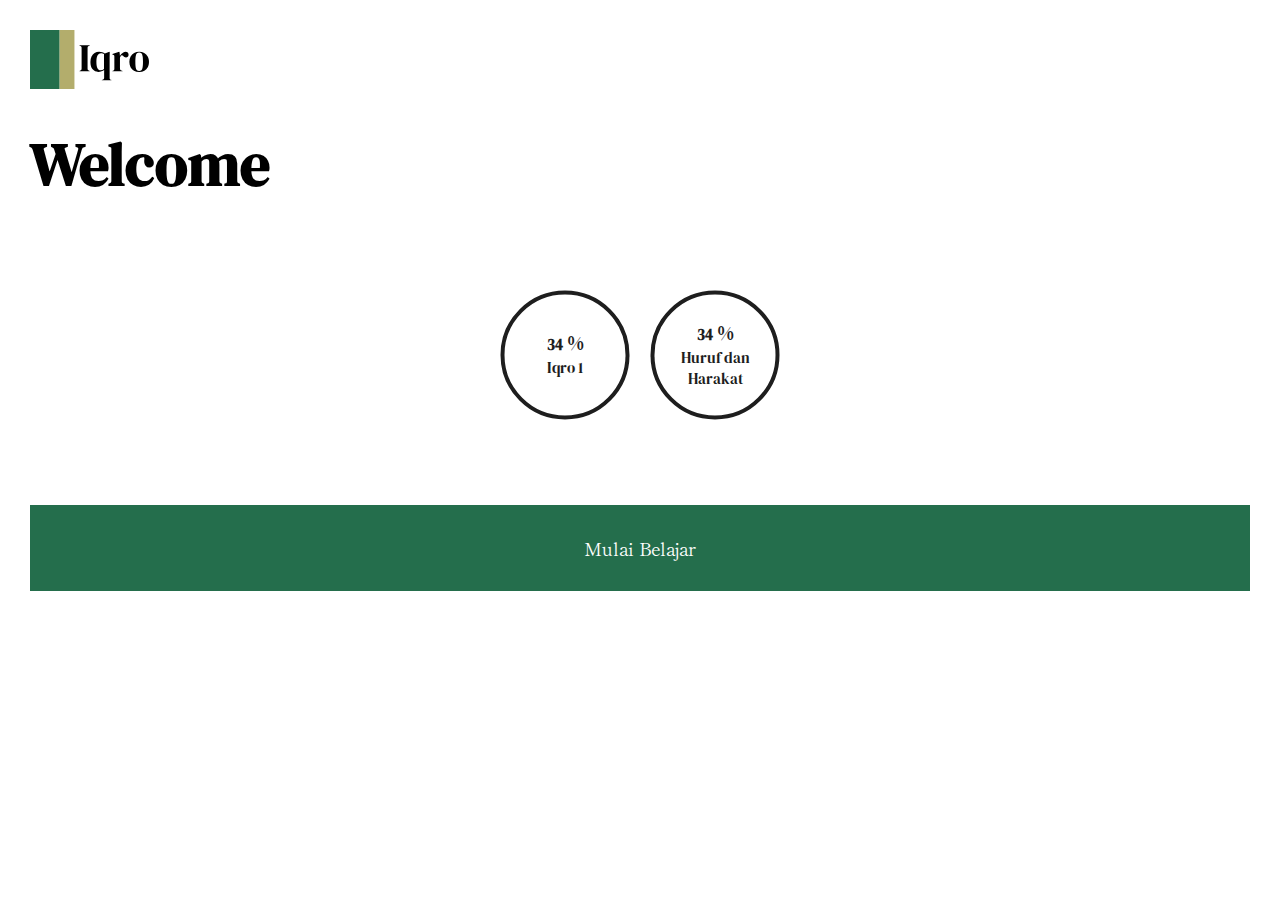
<file: index.html>
<!DOCTYPE html>
<html lang="en">

<head>
    <meta charset="UTF-8">
    <meta name="viewport" content="width=device-width, initial-scale=1.0">
    <title>Iqro Berbasis Web</title>
    <link rel="stylesheet" href="./styles/style.css">

    <link rel="preconnect" href="https://fonts.googleapis.com">
    <link rel="preconnect" href="https://fonts.gstatic.com" crossorigin>
    <link href="https://fonts.googleapis.com/css2?family=DM+Serif+Display:ital@0;1&display=swap" rel="stylesheet">
    <link href="https://fonts.googleapis.com/css2?family=Shippori+Mincho:wght@400;500;600;700;800&display=swap"
        rel="stylesheet">
</head>

<body>
    <!-- Navbar -->
    <nav>
        <div class="logo">
            <a href="./index.html">
                <img src="./assets/logo.svg" alt="website logo">
            </a>
        </div>
    </nav>

    <!-- Welcome -->
    <h1>Welcome</h1>

    <!-- Hero -->
    <div class="hero">
        <div class="dashboard">
            <div class="progres progres-menulis">
                <div class="block">
                    <div class="box">
                        <p class="number">
                            <span class="num">100</span>
                            <span class="sub">%</span>
                        </p>
                        <p class="title">Iqro 1</p>
                    </div>
                    <svg class="svg">
                        <circle class="circle" cx="50%" cy="50%" />
                    </svg>
                </div>
            </div>
            <div class="progres progres-membaca">
                <div class="block">
                    <div class="box">
                        <p class="number">
                            <span class="num">100</span>
                            <span class="sub">%</span>
                        </p>
                        <p class="title">Huruf dan Harakat</p>
                    </div>
                    <svg class="svg">
                        <circle class="circle" cx="50%" cy="50%" />
                    </svg>
                </div>
            </div>
        </div>
    </div>

    <!-- Menu -->
    <div class="menu-list">
        <a class="menu-item belajar-membaca" href="./html/membaca.html">
            <span>Mulai Belajar</span>
        </a>
    </div>
</body>
<script src="./scripts/script.js"></script>

</html>
</file>
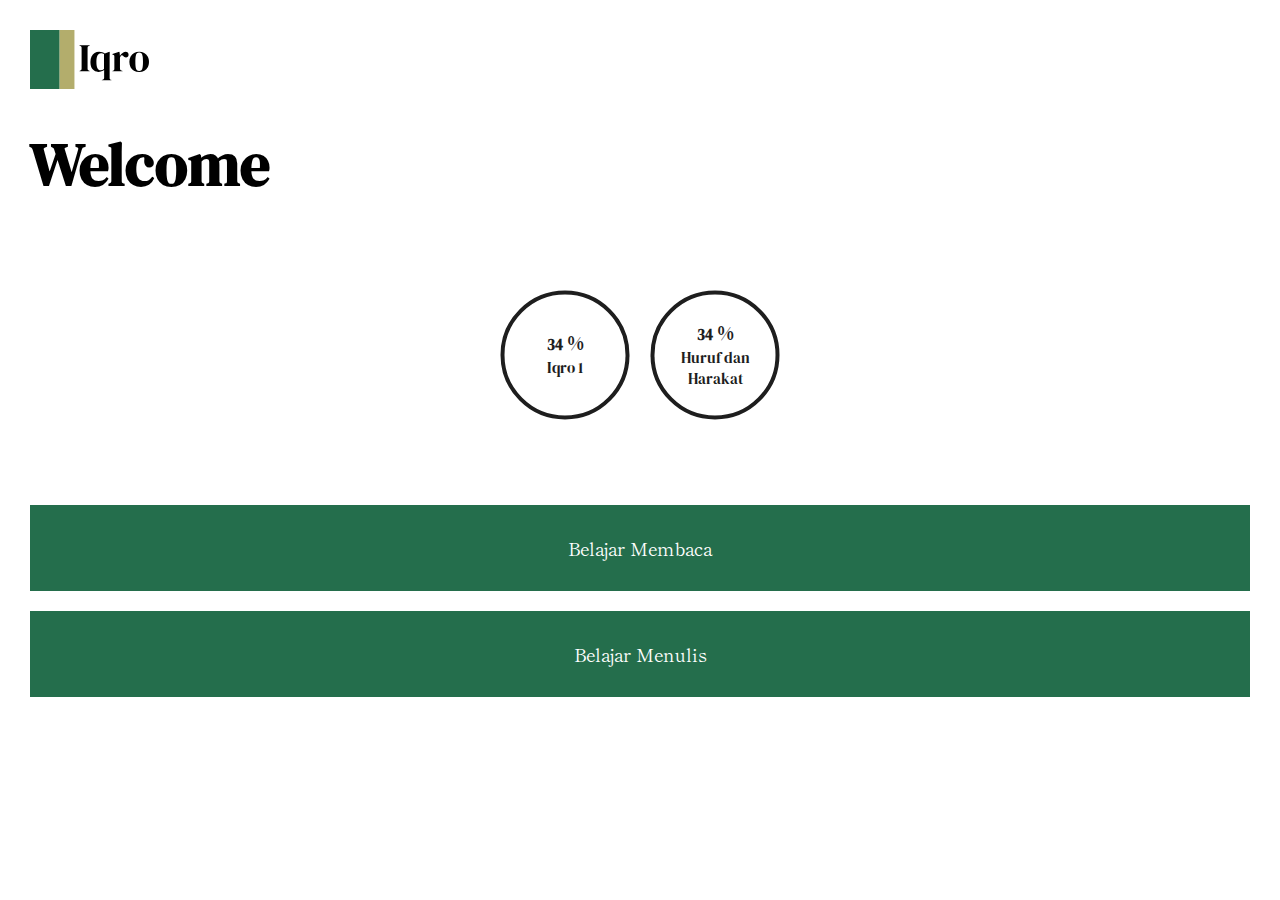
<file: html/index.html>
<!DOCTYPE html>
<html lang="en">

<head>
    <meta charset="UTF-8">
    <meta name="viewport" content="width=device-width, initial-scale=1.0">
    <title>Iqro Berbasis Web</title>
    <link rel="stylesheet" href="../styles/style.css">

    <link rel="preconnect" href="https://fonts.googleapis.com">
    <link rel="preconnect" href="https://fonts.gstatic.com" crossorigin>
    <link href="https://fonts.googleapis.com/css2?family=DM+Serif+Display:ital@0;1&display=swap" rel="stylesheet">
    <link href="https://fonts.googleapis.com/css2?family=Shippori+Mincho:wght@400;500;600;700;800&display=swap"
        rel="stylesheet">
</head>

<body>
    <!-- Navbar -->
    <nav>
        <div class="logo">
            <a href="./index.html">
                <img src="../assets/logo.svg" alt="website logo">
            </a>
        </div>
    </nav>

    <!-- Welcome -->
    <h1>Welcome</h1>

    <!-- Hero -->
    <div class="hero">
        <div class="dashboard">
            <div class="progres progres-menulis">
                <div class="block">
                    <div class="box">
                        <p class="number">
                            <span class="num">100</span>
                            <span class="sub">%</span>
                        </p>
                        <p class="title">Iqro 1</p>
                    </div>
                    <svg class="svg">
                        <circle class="circle" cx="50%" cy="50%" />
                    </svg>
                </div>
            </div>
            <div class="progres progres-membaca">
                <div class="block">
                    <div class="box">
                        <p class="number">
                            <span class="num">100</span>
                            <span class="sub">%</span>
                        </p>
                        <p class="title">Huruf dan Harakat</p>
                    </div>
                    <svg class="svg">
                        <circle class="circle" cx="50%" cy="50%" />
                    </svg>
                </div>
            </div>
        </div>
    </div>

    <!-- Menu -->
    <div class="menu-list">
        <a class="menu-item belajar-membaca" href="./membaca.html">
            <span>Belajar Membaca</span>
        </a>
        <a class="menu-item belajar-menulis" href="./membaca.html">
            <span>Belajar Menulis</span>

        </a>
    </div>
</body>
<script src="../scripts/script.js"></script>

</html>
</file>
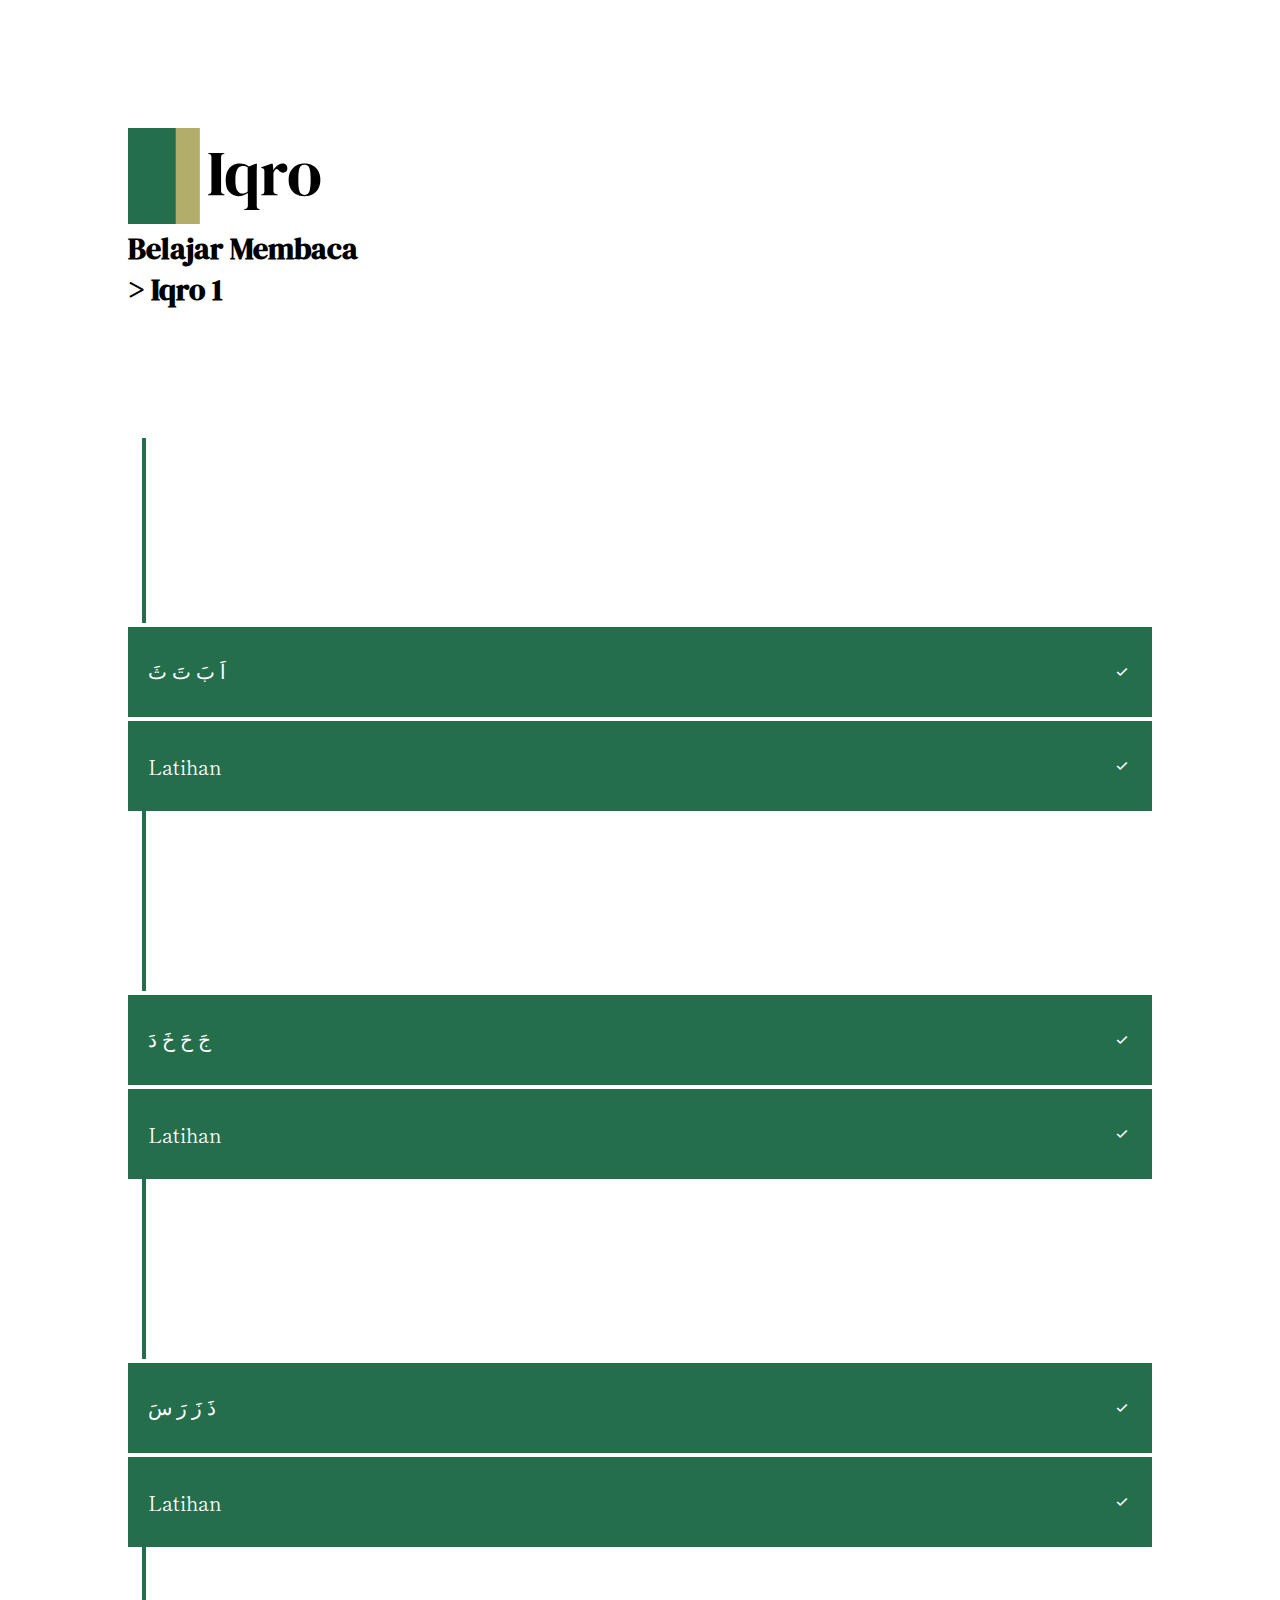
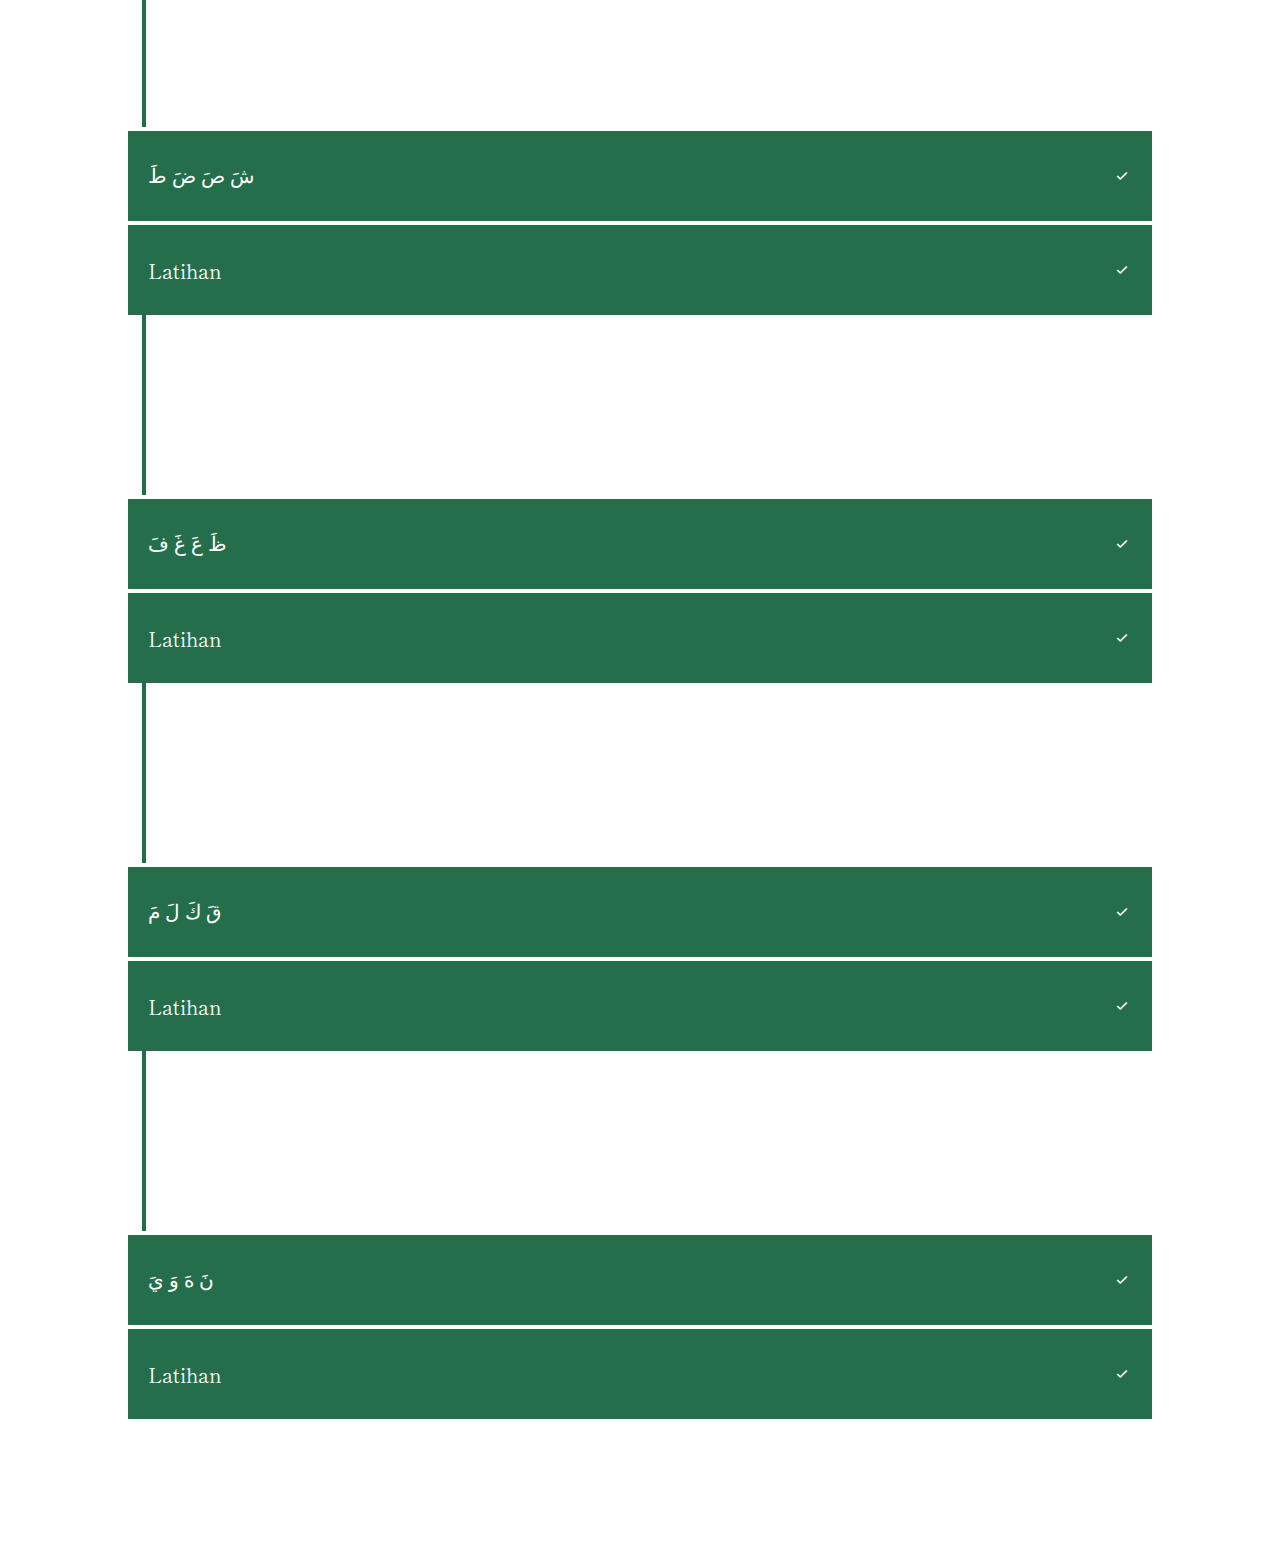
<file: html/iqro1.html>
<!DOCTYPE html>
<html lang="en">

<head>
    <meta charset="UTF-8">
    <meta name="viewport" content="width=device-width, initial-scale=1.0">
    <title>Iqro Berbasis Web</title>

    <!-- CSS -->
    <link rel="stylesheet" href="../styles/style_iqro1.css">

    <!-- Font & Icon -->
    <link rel="preconnect" href="https://fonts.googleapis.com">
    <link rel="preconnect" href="https://fonts.gstatic.com" crossorigin>
    <link href="https://fonts.googleapis.com/css2?family=DM+Serif+Display:ital@0;1&display=swap" rel="stylesheet">
    <link href="https://fonts.googleapis.com/css2?family=Shippori+Mincho:wght@400;500;600;700;800&display=swap"
        rel="stylesheet">
    <link rel="stylesheet"
        href="https://fonts.googleapis.com/css2?family=Material+Symbols+Outlined:opsz,wght,FILL,GRAD@24,100,0,0" />
</head>

<body>
    <div class="top-bar">

        <!-- Navbar -->
        <nav>
            <div class="logo">
                <a href="../index.html">
                    <img src="../assets/logo.svg" alt="website logo">
                </a>
            </div>
        </nav>

        <!-- Breadcrumb -->
        <div class="breadcrumb-container">
            <h1>Belajar Membaca</h1>
            <h1>> Iqro 1</h1>
        </div>
    </div>

    <div class="main-container">

        <!-- Path -->
        <div class="path-container">
            <svg height="25vmin">
                <rect class="path-start" width="32" height="32" fill="#246E4C" />
                <line class="path-line" x1="16" y1="20" x2="16" y2="100%" stroke-width="4px" stroke="#246E4C" />
            </svg>
            <div class="section section-1">
                <a href="./iqro1_section1.html">
                    <span>اَ بَ تَ ثَ</span>
                    <span class="material-symbols-outlined">
                        done
                    </span>

                </a>
            </div>
            <div class="latihan">
                <a href="./iqro1_latihan1.html">

                    <span>Latihan</span>
                    <span class="material-symbols-outlined">
                        done
                    </span>
                </a>
            </div>

            <svg height="20vmin">
                <line class="path-line" x1="16" y1="0%" x2="16" y2="100%" stroke-width="4px" stroke="#246E4C" />
            </svg>
            <div class="section section-1">
                <a href="./iqro1_section2.html">
                    <span>جَ حَ خَ دَ</span>
                    <span class="material-symbols-outlined">
                        done
                    </span>

                </a>
            </div>
            <div class="latihan">
                <a href="#">

                    <span>Latihan</span>
                    <span class="material-symbols-outlined">
                        done
                    </span>
                </a>
            </div>

            <svg height="20vmin">
                <line class="path-line" x1="16" y1="0%" x2="16" y2="100%" stroke-width="4px" stroke="#246E4C" />
            </svg>
            <div class="section section-1">
                <a href="./iqro1_section3.html">
                    <span>ذَ زَ رَ سَ</span>
                    <span class="material-symbols-outlined">
                        done
                    </span>

                </a>
            </div>
            <div class="latihan">
                <a href="#">

                    <span>Latihan</span>
                    <span class="material-symbols-outlined">
                        done
                    </span>
                </a>
            </div>

            <svg height="20vmin">
                <line class="path-line" x1="16" y1="0%" x2="16" y2="100%" stroke-width="4px" stroke="#246E4C" />
            </svg>
            <div class="section section-1">
                <a href="./iqro1_section4.html">
                    <span>شَ صَ ضَ طَ</span>
                    <span class="material-symbols-outlined">
                        done
                    </span>

                </a>
            </div>
            <div class="latihan">
                <a href="#">

                    <span>Latihan</span>
                    <span class="material-symbols-outlined">
                        done
                    </span>
                </a>
            </div>

            <svg height="20vmin">
                <line class="path-line" x1="16" y1="0%" x2="16" y2="100%" stroke-width="4px" stroke="#246E4C" />
            </svg>
            <div class="section section-1">
                <a href="./iqro1_section5.html">
                    <span>ظَ عَ غَ فَ</span>
                    <span class="material-symbols-outlined">
                        done
                    </span>

                </a>
            </div>
            <div class="latihan">
                <a href="#">

                    <span>Latihan</span>
                    <span class="material-symbols-outlined">
                        done
                    </span>
                </a>
            </div>

            <svg height="20vmin">
                <line class="path-line" x1="16" y1="0%" x2="16" y2="100%" stroke-width="4px" stroke="#246E4C" />
            </svg>
            <div class="section section-1">
                <a href="./iqro1_section6.html">
                    <span>قَ كَ لَ مَ</span>
                    <span class="material-symbols-outlined">
                        done
                    </span>

                </a>
            </div>
            <div class="latihan">
                <a href="#">

                    <span>Latihan</span>
                    <span class="material-symbols-outlined">
                        done
                    </span>
                </a>
            </div>

            <svg height="20vmin">
                <line class="path-line" x1="16" y1="0%" x2="16" y2="100%" stroke-width="4px" stroke="#246E4C" />
            </svg>
            <div class="section section-1">
                <a href="./iqro1_section7.html">
                    <span>نَ هَ وَ يَ</span>
                    <span class="material-symbols-outlined">
                        done
                    </span>

                </a>
            </div>
            <div class="latihan">
                <a href="#">

                    <span>Latihan</span>
                    <span class="material-symbols-outlined">
                        done
                    </span>
                </a>
            </div>
        </div>
    </div>

</body>

</html>
</file>
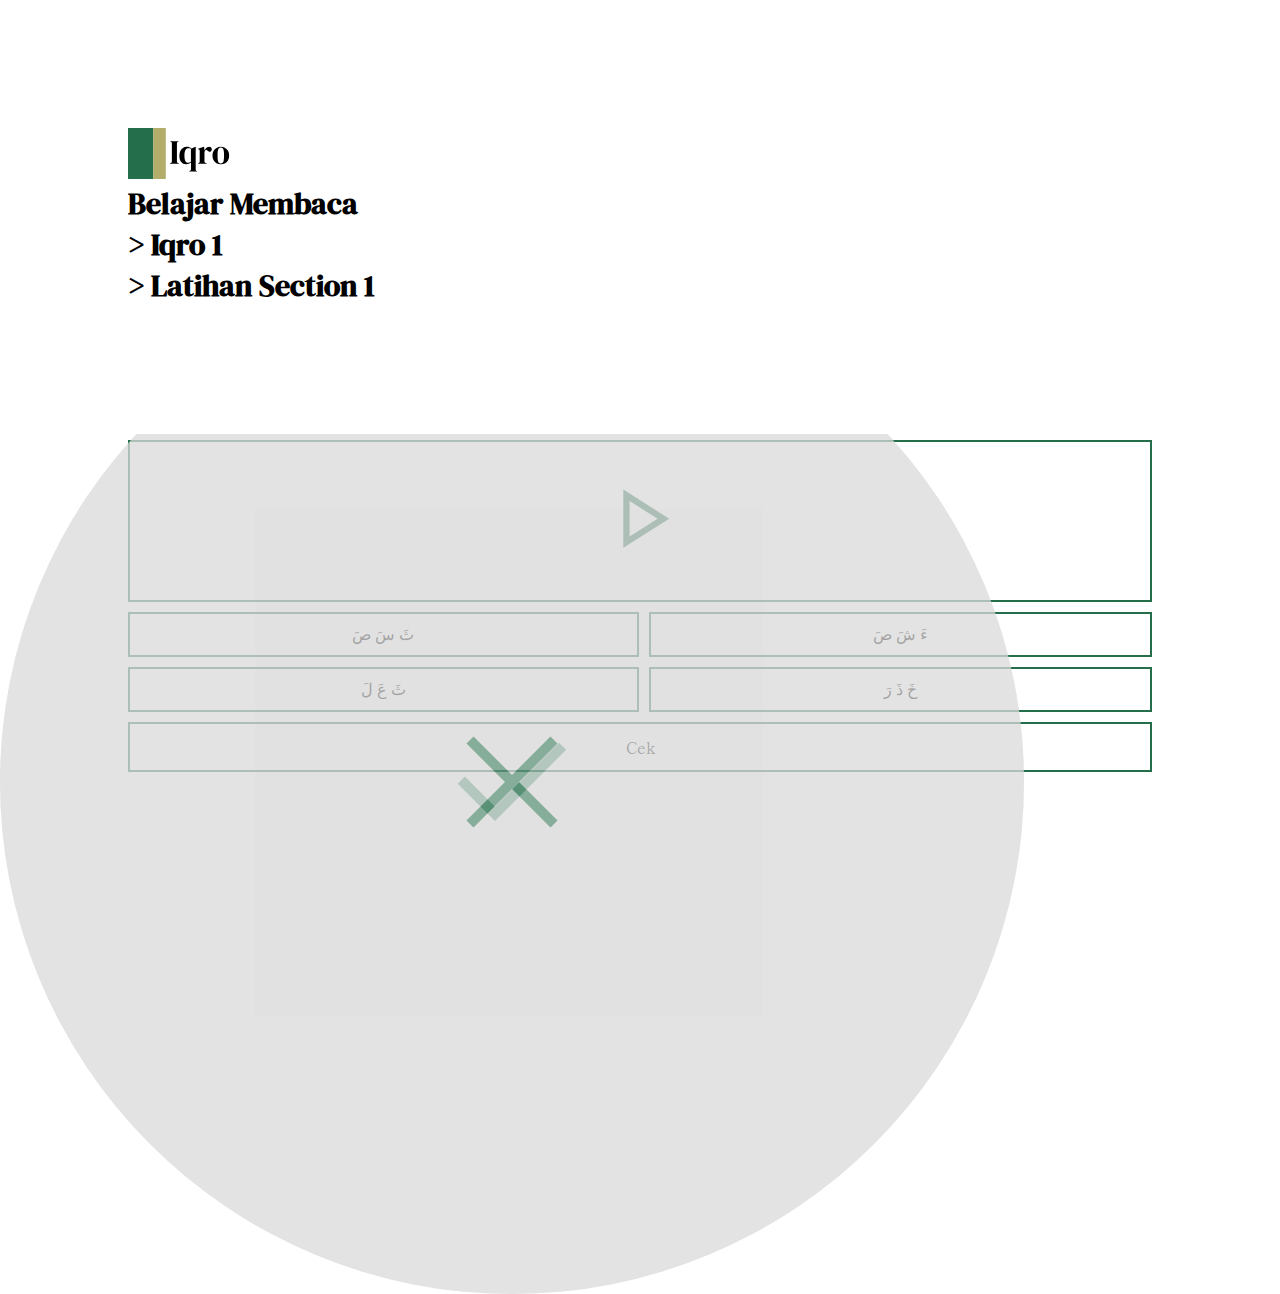
<file: html/iqro1_latihan1.html>
<!DOCTYPE html>
<html lang="en">

<head>
    <meta charset="UTF-16">
    <meta name="viewport" content="width=device-width, initial-scale=1.0">
    <title>Iqro Berbasis Web</title>

    <!-- CSS -->
    <link rel="stylesheet" href="../styles/style_iqro1_latihan.css">

    <!-- Font & Icon -->
    <link rel="preconnect" href="https://fonts.googleapis.com">
    <link rel="preconnect" href="https://fonts.gstatic.com" crossorigin>
    <link href="https://fonts.googleapis.com/css2?family=DM+Serif+Display:ital@0;1&display=swap" rel="stylesheet">
    <link href="https://fonts.googleapis.com/css2?family=Shippori+Mincho:wght@400;500;600;700;800&display=swap"
        rel="stylesheet">
    <link rel="stylesheet"
        href="https://fonts.googleapis.com/css2?family=Material+Symbols+Outlined:opsz,wght,FILL,GRAD@24,100,0,0" />
</head>

<body>
    <div class="top-bar">

        <!-- Navbar -->
        <nav>
            <div class="logo">
                <a href="../index.html">
                    <img src="../assets/logo.svg" alt="website logo">
                </a>
            </div>
        </nav>

        <!-- Breadcrumb -->
        <div class="breadcrumb-container">
            <h1>Belajar Membaca</h1>
            <h1>> Iqro 1</h1>
            <h1>> Latihan Section 1</h1>
        </div>
    </div>

    <div class="exercise-container">
        <div class="exercise-instruction">
            <span>Pilihlah teks yang sesuai dengan audio</span>
            <div class="streak">
                <span>Streak:</span>
                <span>0/5</span>
            </div>
        </div>

        <button class="dengarkan-button">
            <span class="material-symbols-outlined">
                play_arrow
            </span>
        </button>

        <div class="choices-container">
            <div class="choice">
                <input type="radio" id="choice-a" name="choice" value="a" />
                <label for="choice-a"><span>A</span></label>

            </div>

            <div class="choice">
                <input type="radio" id="choice-b" name="choice" value="b" />
                <label for="choice-b"><span>B</span></label>

            </div>

            <div class="choice">
                <input type="radio" id="choice-c" name="choice" value="c" />
                <label for="choice-c"><span>C</span></label>

            </div>

            <div class="choice">
                <input type="radio" id="choice-d" name="choice" value="d" />
                <label for="choice-d"><span>D</span></label>

            </div>
        </div>

        <div class="evaluate">
            <button class="evaluate-button">Cek</button>
        </div>

        <div class="evaluation benar">
            <span class="material-symbols-outlined">
                check
            </span>
        </div>
        <div class="evaluation salah">
            <span class="material-symbols-outlined">
                close
            </span>
        </div>
    </div>
</body>

<script src="../scripts/script_iqro1_latihan.js"></script>

</html>
</file>
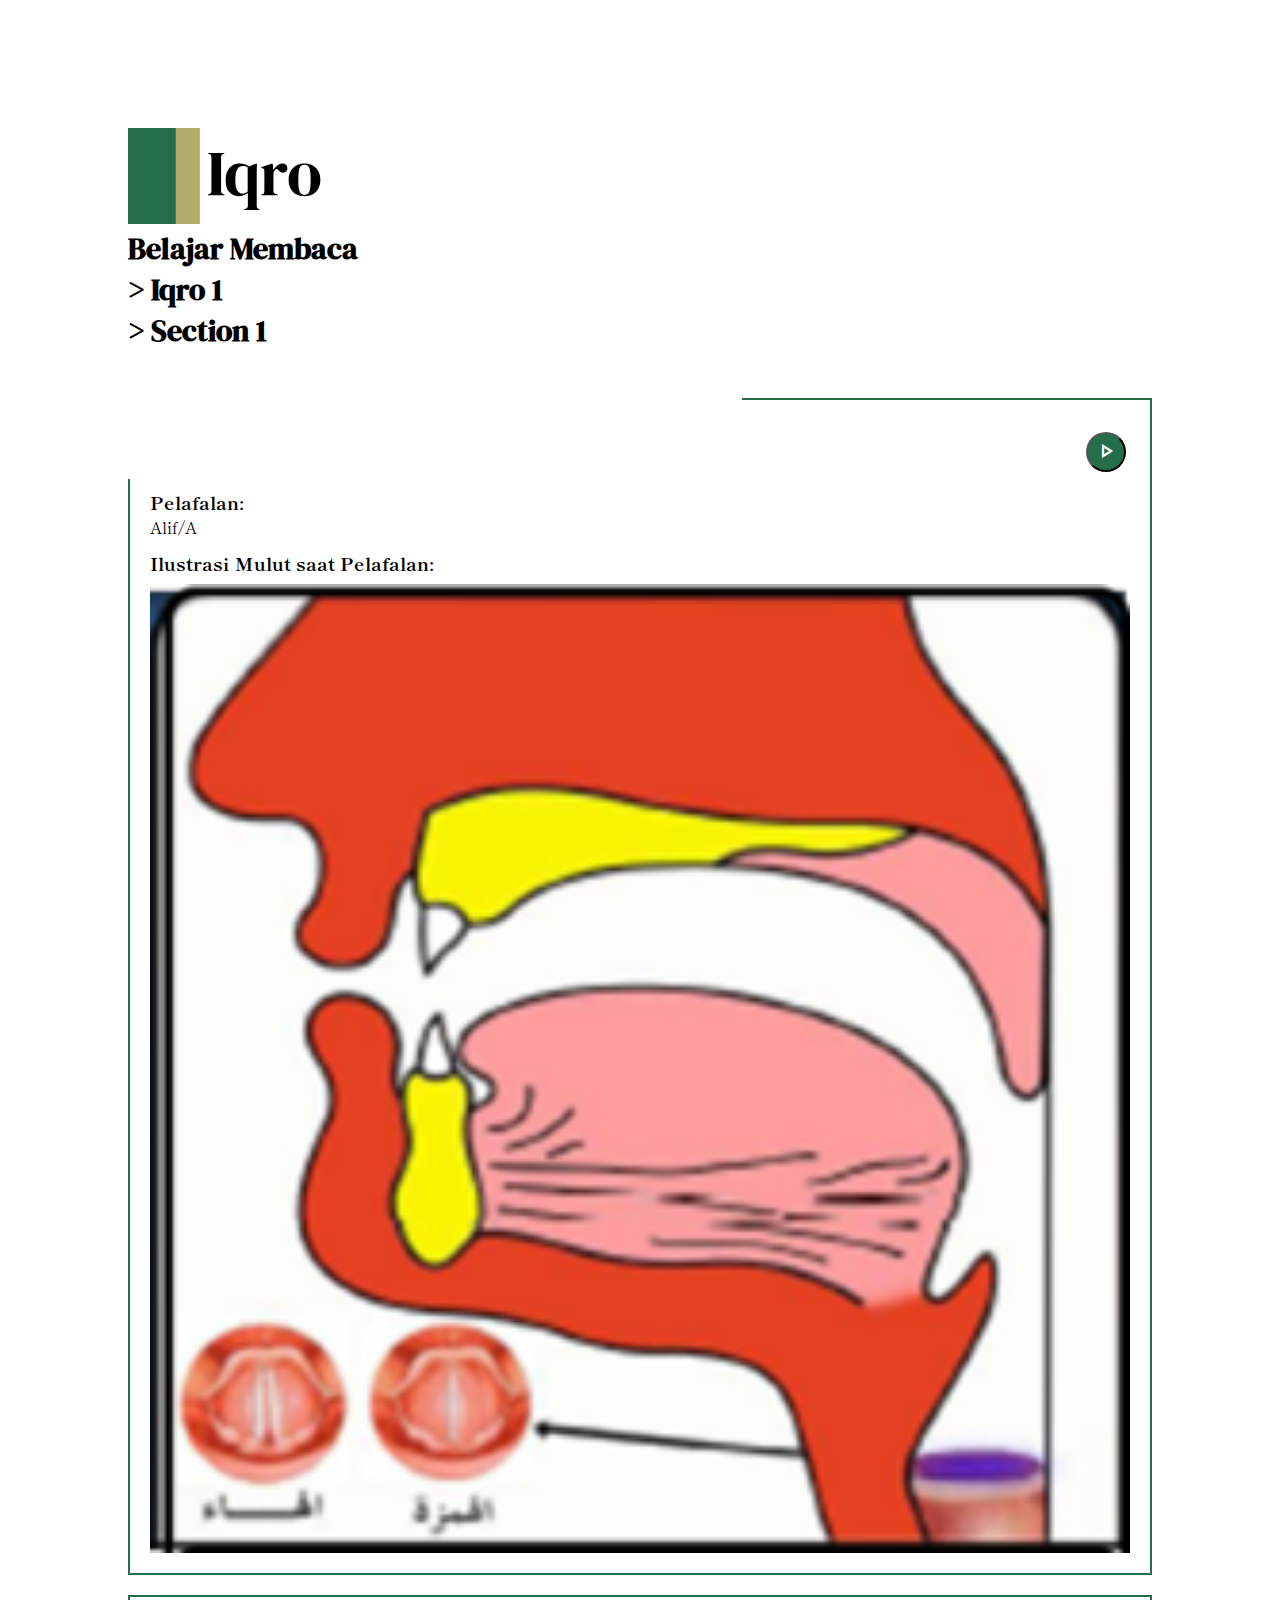
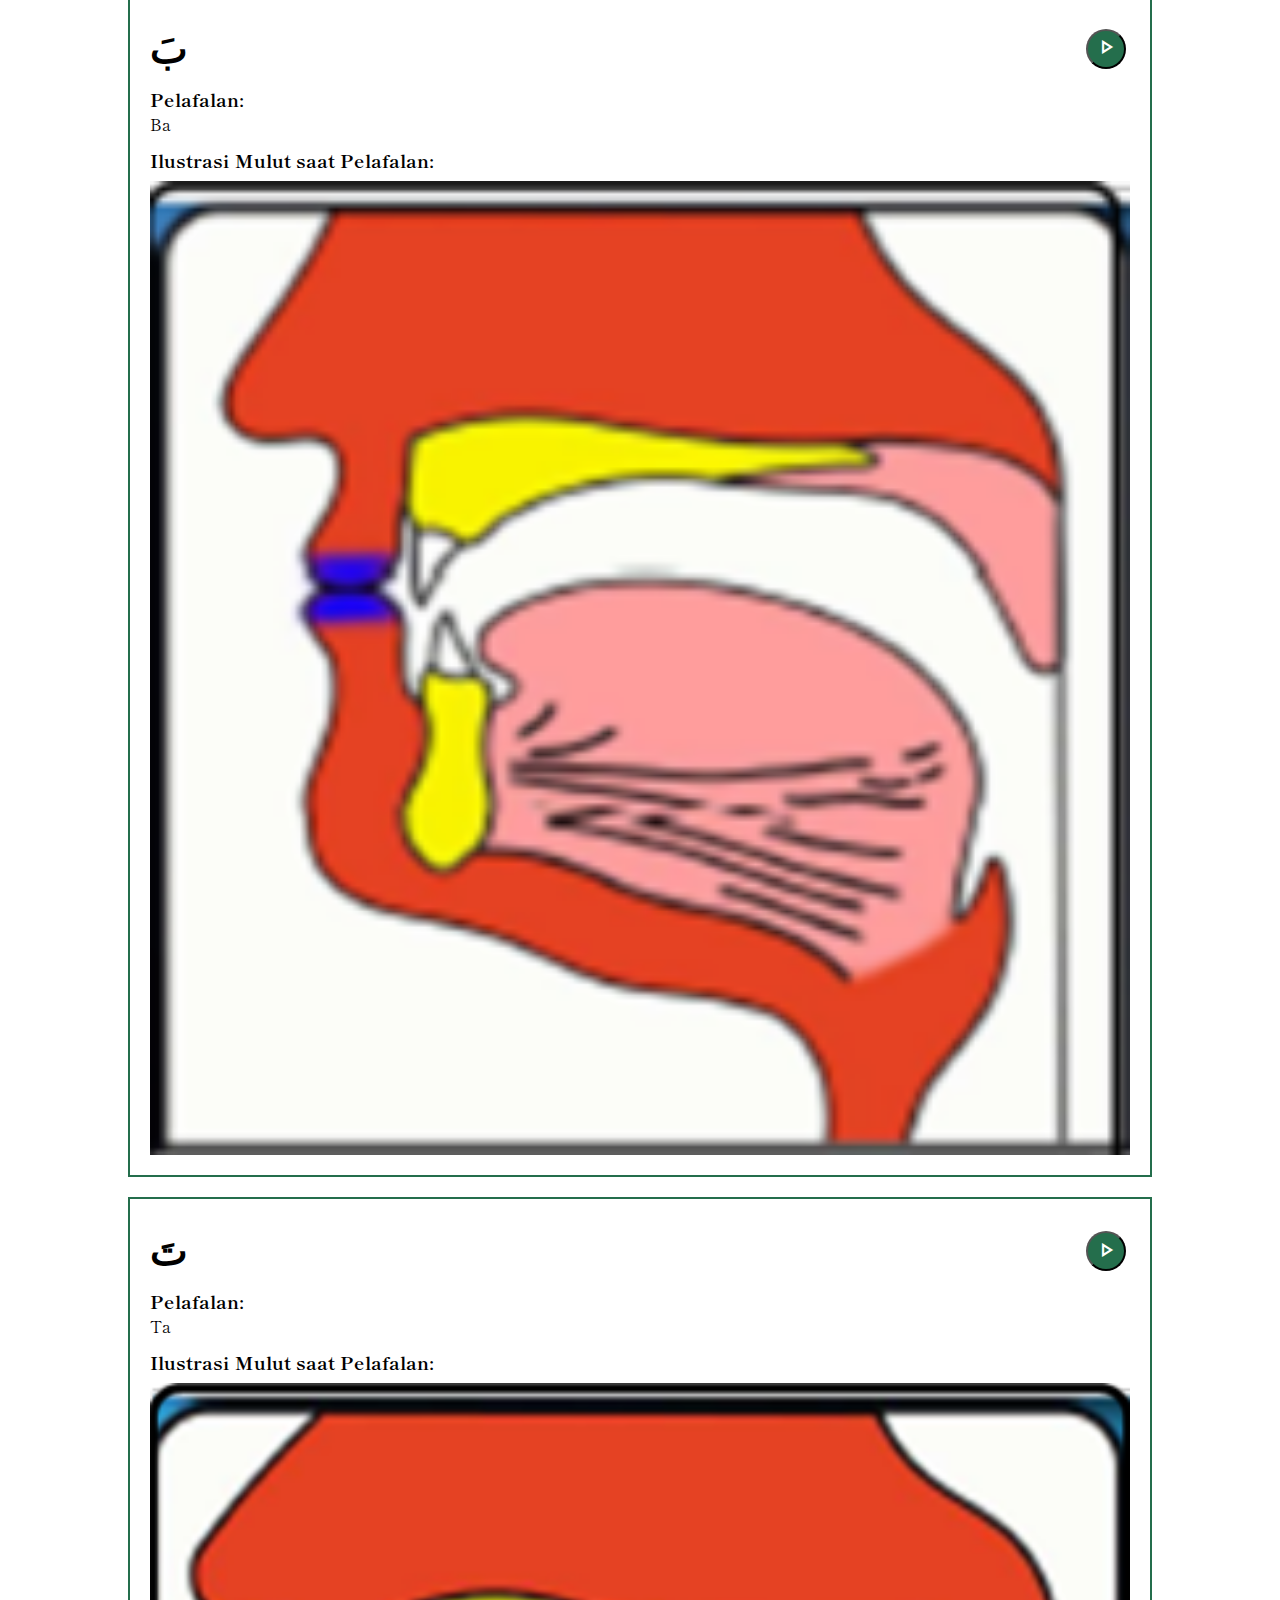
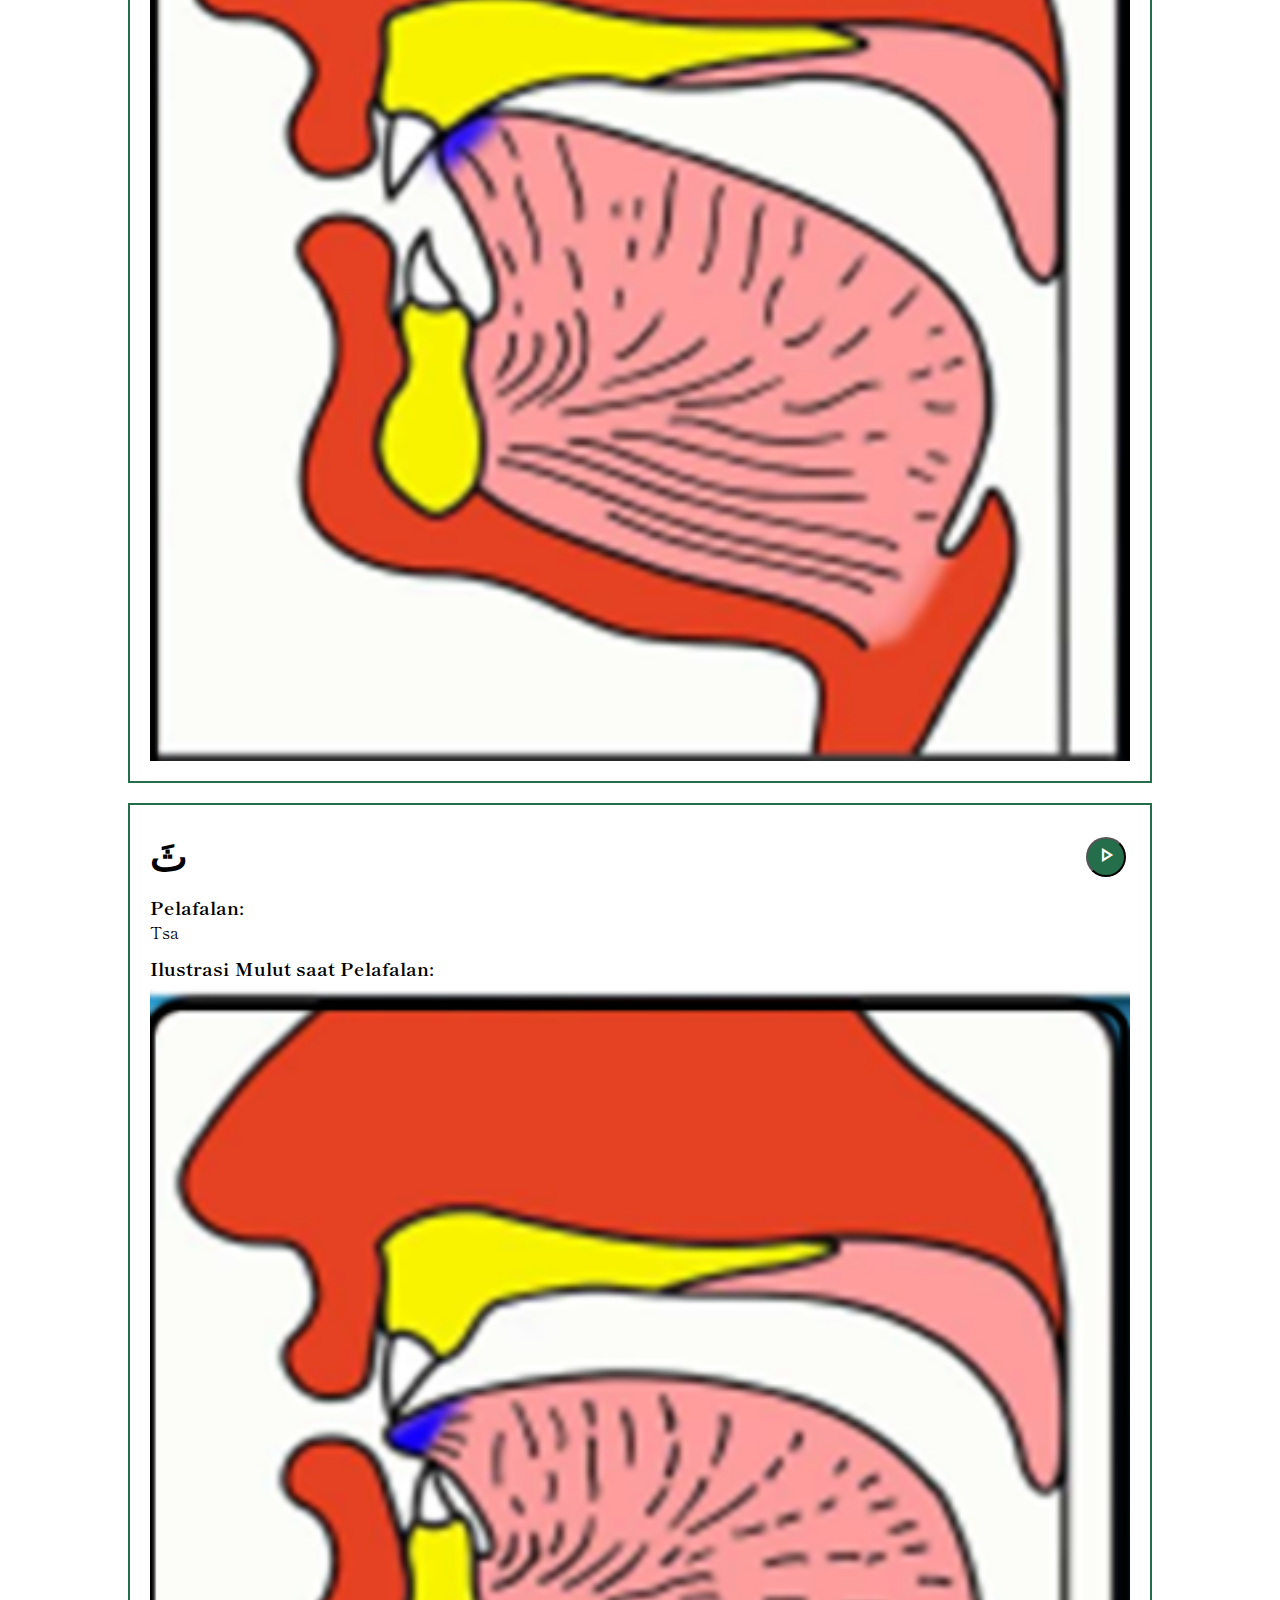
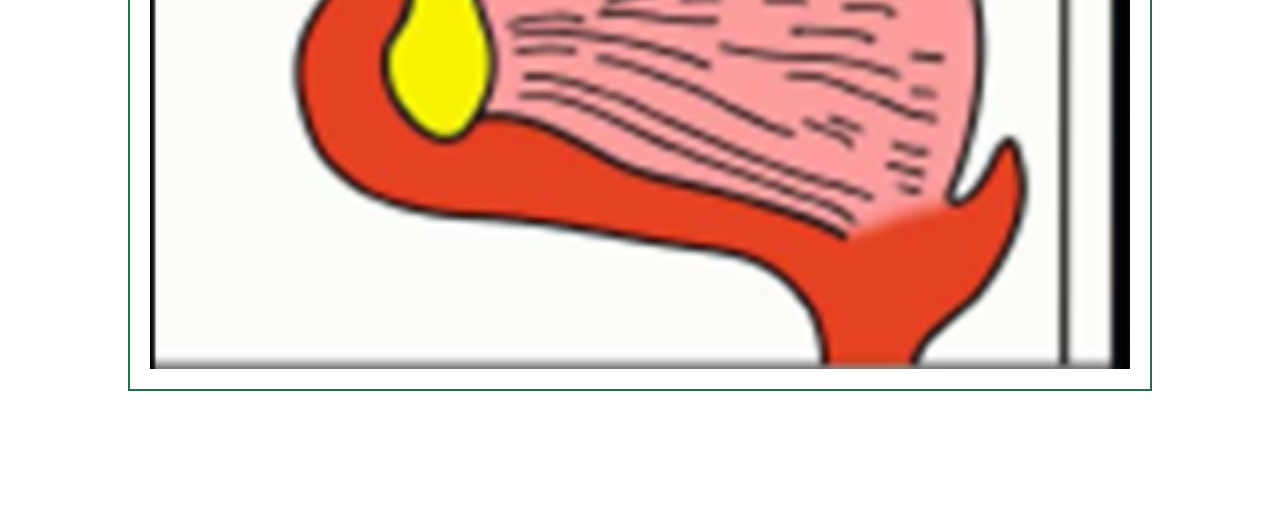
<file: html/iqro1_section1.html>
<!DOCTYPE html>
<html lang="en">

<head>
    <meta charset="UTF-8">
    <meta name="viewport" content="width=device-width, initial-scale=1.0">
    <title>Iqro Berbasis Web</title>

    <!-- CSS -->
    <link rel="stylesheet" href="../styles/style_iqro1_section1.css">

    <!-- Font & Icon -->
    <link rel="preconnect" href="https://fonts.googleapis.com">
    <link rel="preconnect" href="https://fonts.gstatic.com" crossorigin>
    <link href="https://fonts.googleapis.com/css2?family=DM+Serif+Display:ital@0;1&display=swap" rel="stylesheet">
    <link href="https://fonts.googleapis.com/css2?family=Shippori+Mincho:wght@400;500;600;700;800&display=swap"
        rel="stylesheet">
    <link rel="stylesheet"
        href="https://fonts.googleapis.com/css2?family=Material+Symbols+Outlined:opsz,wght,FILL,GRAD@24,100,0,0" />
</head>

<body>
    <div class="top-bar">

        <!-- Navbar -->
        <nav>
            <div class="logo">
                <a href="../index.html">
                    <img src="../assets/logo.svg" alt="website logo">
                </a>
            </div>
        </nav>

        <!-- Breadcrumb -->
        <div class="breadcrumb-container">
            <h1>Belajar Membaca</h1>
            <h1>> Iqro 1</h1>
            <h1>> Section 1</h1>

        </div>
    </div>

    <div class="main-container">
        <!-- Content -->
        <div class="content-container">
            <div class="content">
                <h2>اَ = ءَ</h2>
                <div class="content-pelafalan">
                    <h3>Pelafalan:</h3>
                    <span>Alif/A</span>
                </div>
                <div class="content-ilustrasi">
                    <h3>Ilustrasi Mulut saat Pelafalan: </h3>
                    <img src="../assets/alif_hha.png" alt="makhraj-alif">
                </div>
                <button><span class="material-symbols-outlined">
                        play_arrow
                    </span></button>
            </div>
        </div>

        <div class="content-container">
            <div class="content">
                <h2>بَ</h2>
                <div class="content-pelafalan">
                    <h3>Pelafalan:</h3>
                    <span>Ba</span>
                </div>
                <div class="content-ilustrasi">
                    <h3>Ilustrasi Mulut saat Pelafalan: </h3>
                    <img src="../assets/ba.png" alt="makhraj-alif">
                </div>
                <button><span class="material-symbols-outlined">
                        play_arrow
                    </span></button>
            </div>
        </div>

        <div class="content-container">
            <div class="content">
                <h2>تَ</h2>
                <div class="content-pelafalan">
                    <h3>Pelafalan:</h3>
                    <span>Ta</span>
                </div>
                <div class="content-ilustrasi">
                    <h3>Ilustrasi Mulut saat Pelafalan: </h3>
                    <img src="../assets/ta da.png" alt="makhraj-alif">
                </div>
                <button><span class="material-symbols-outlined">
                        play_arrow
                    </span></button>
            </div>
        </div>

        <div class="content-container">
            <div class="content">
                <h2>ثَ</h2>
                <div class="content-pelafalan">
                    <h3>Pelafalan:</h3>
                    <span>Tsa</span>
                </div>
                <div class="content-ilustrasi">
                    <h3>Ilustrasi Mulut saat Pelafalan: </h3>
                    <img src="../assets/dza tsa.png" alt="makhraj-alif">
                </div>
                <button><span class="material-symbols-outlined">
                        play_arrow
                    </span></button>
            </div>
        </div>
    </div>

</body>

</html>
</file>
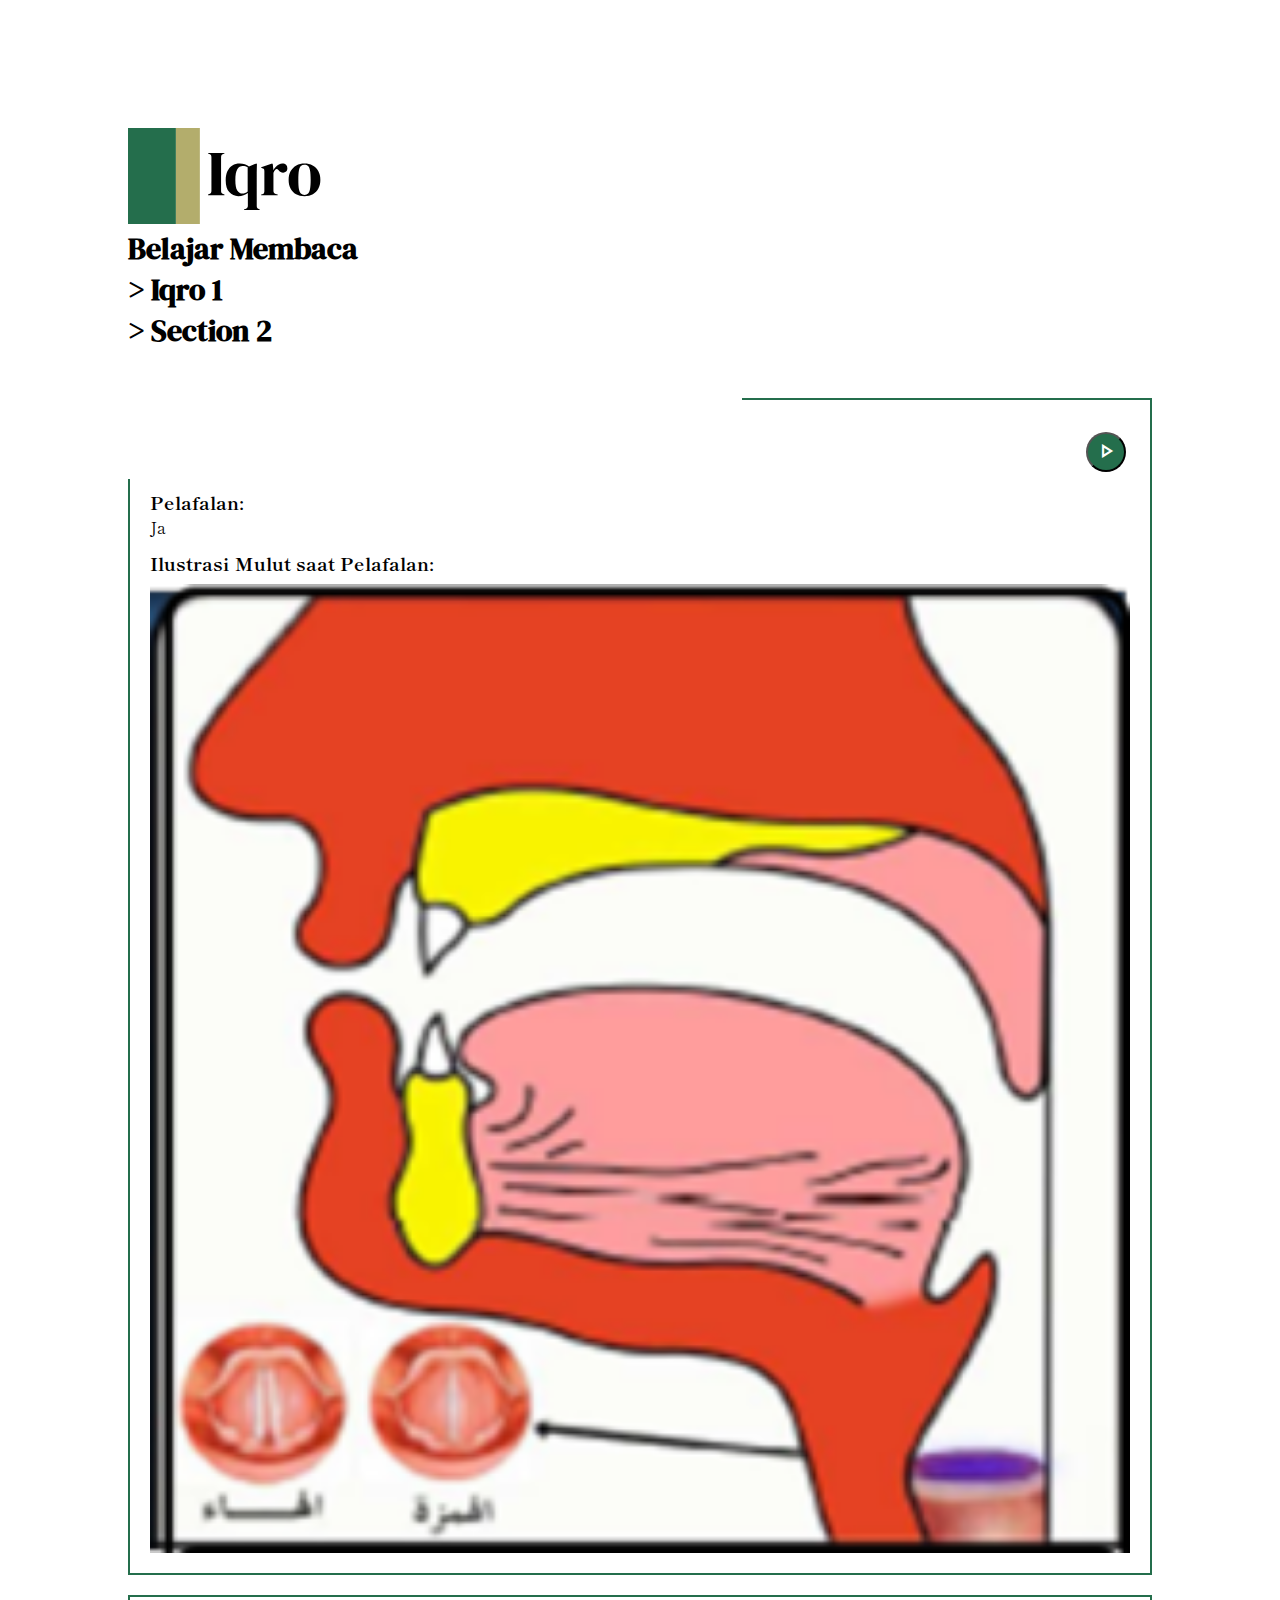
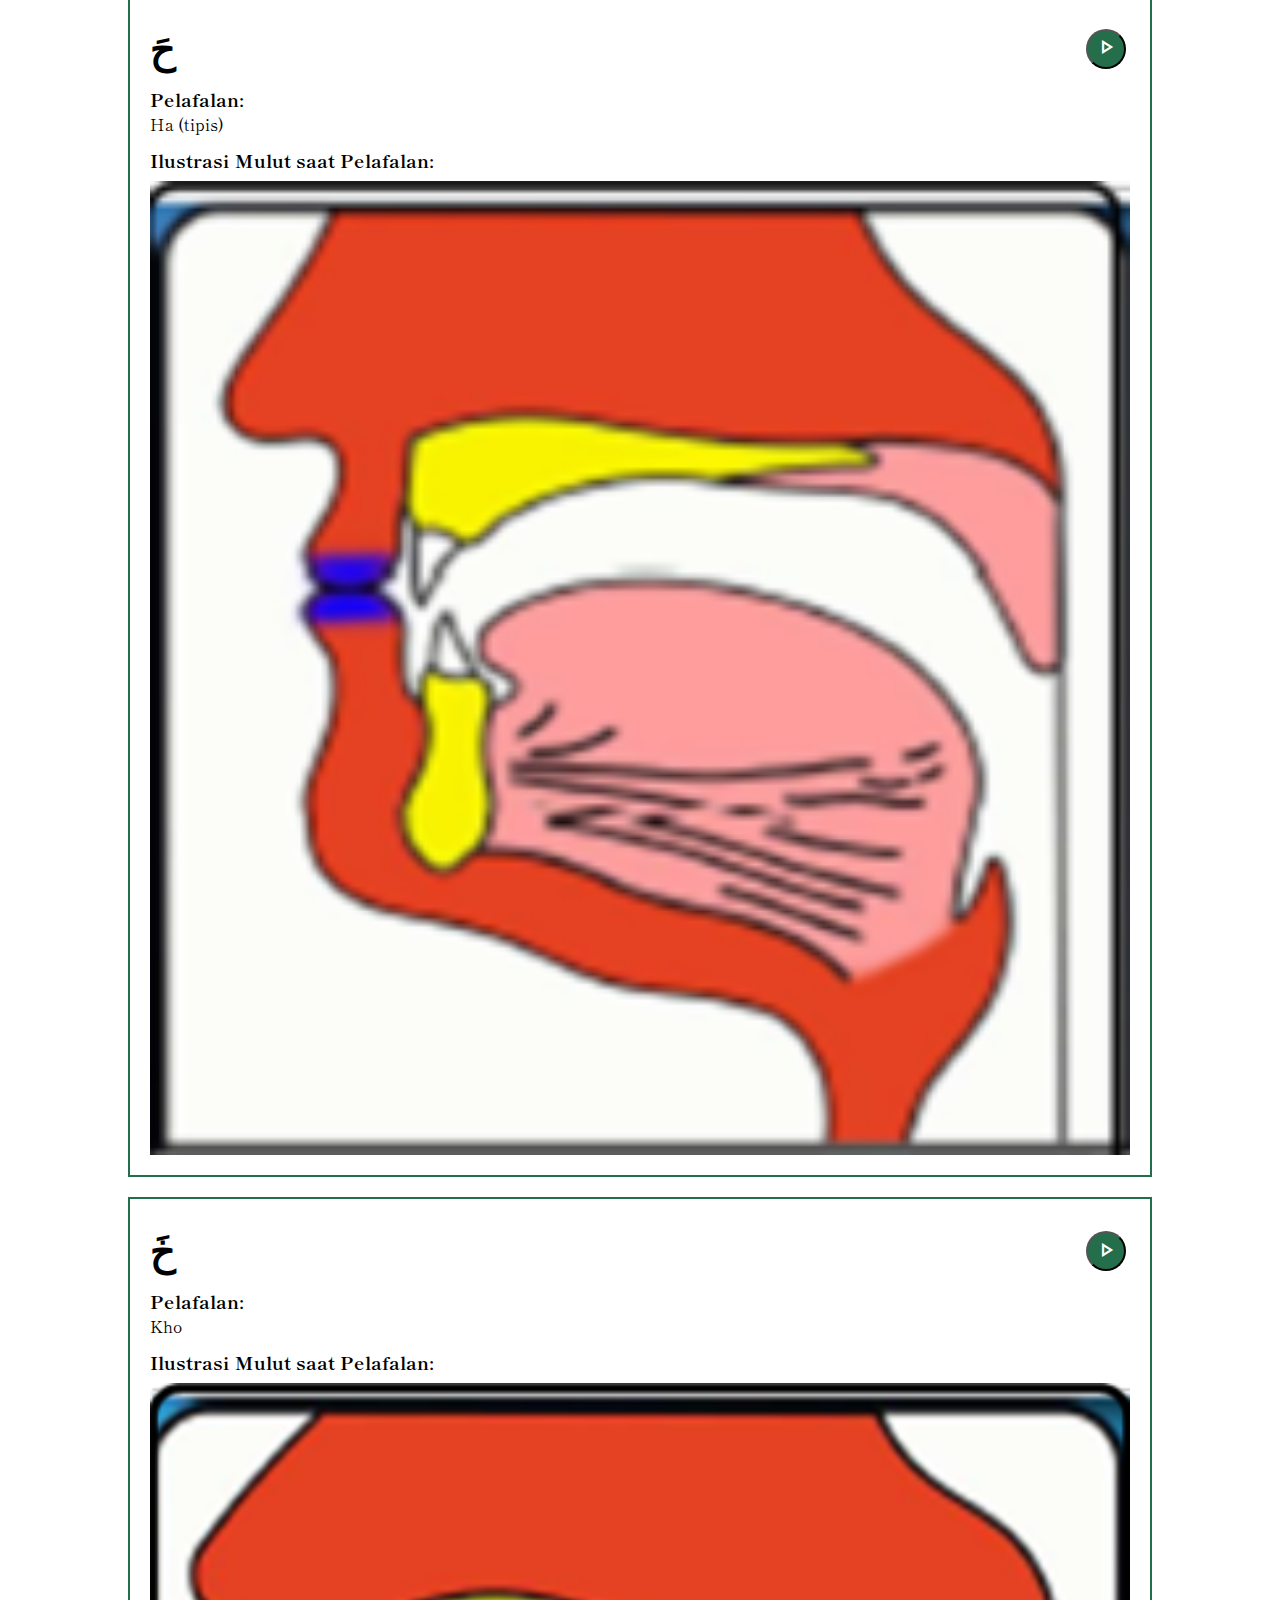
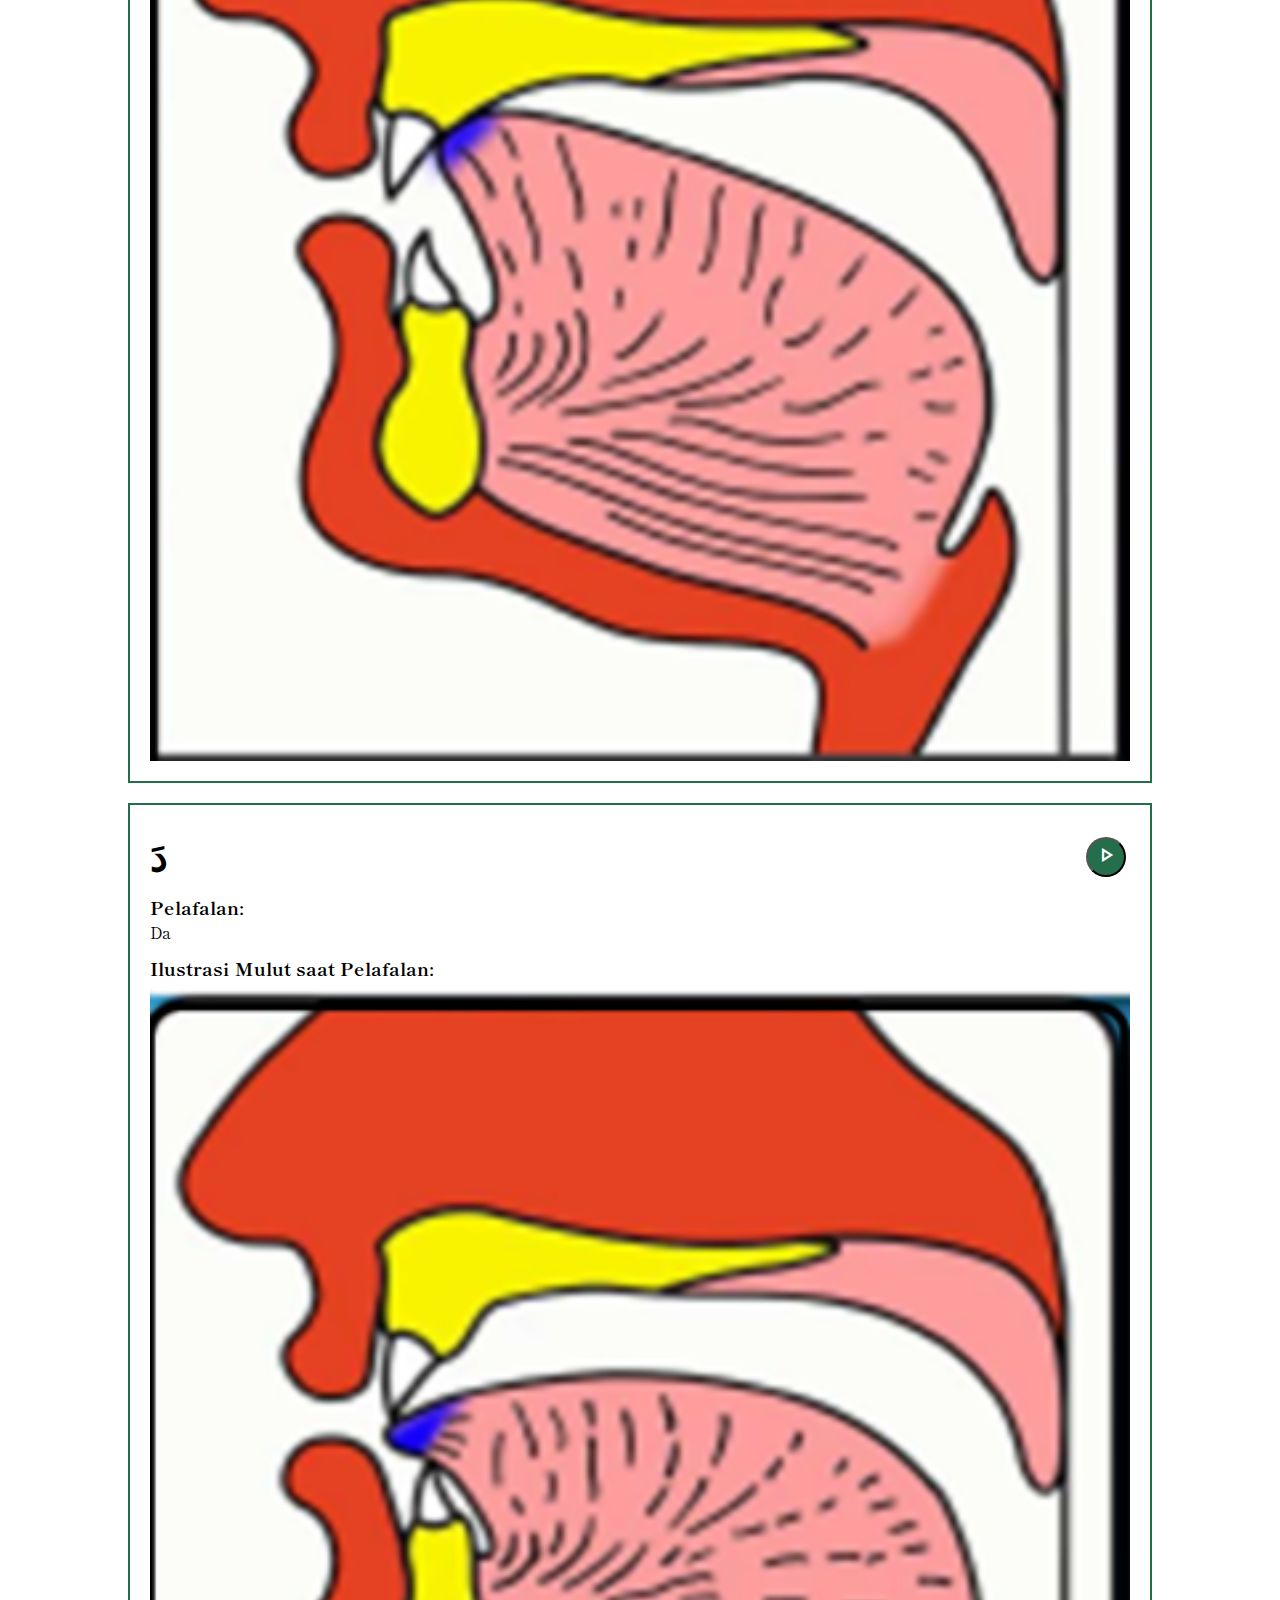
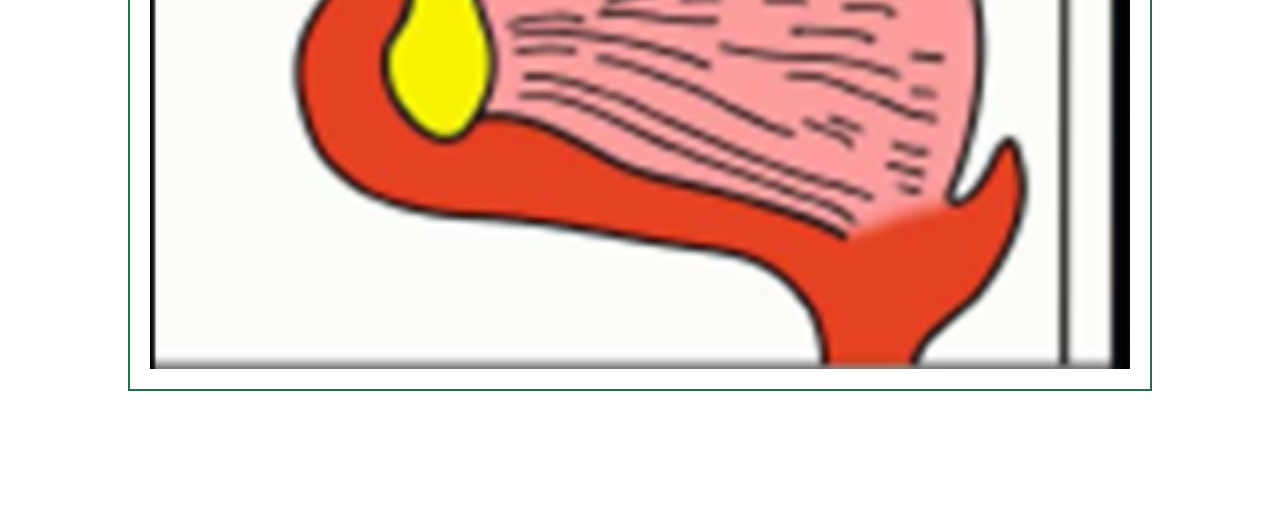
<file: html/iqro1_section2.html>
<!DOCTYPE html>
<html lang="en">

<head>
    <meta charset="UTF-8">
    <meta name="viewport" content="width=device-width, initial-scale=1.0">
    <title>Iqro Berbasis Web</title>

    <!-- CSS -->
    <link rel="stylesheet" href="../styles/style_iqro1_section1.css">

    <!-- Font & Icon -->
    <link rel="preconnect" href="https://fonts.googleapis.com">
    <link rel="preconnect" href="https://fonts.gstatic.com" crossorigin>
    <link href="https://fonts.googleapis.com/css2?family=DM+Serif+Display:ital@0;1&display=swap" rel="stylesheet">
    <link href="https://fonts.googleapis.com/css2?family=Shippori+Mincho:wght@400;500;600;700;800&display=swap"
        rel="stylesheet">
    <link rel="stylesheet"
        href="https://fonts.googleapis.com/css2?family=Material+Symbols+Outlined:opsz,wght,FILL,GRAD@24,100,0,0" />
</head>

<body>
    <div class="top-bar">

        <!-- Navbar -->
        <nav>
            <div class="logo">
                <a href="../index.html">
                    <img src="../assets/logo.svg" alt="website logo">
                </a>
            </div>
        </nav>

        <!-- Breadcrumb -->
        <div class="breadcrumb-container">
            <h1>Belajar Membaca</h1>
            <h1>> Iqro 1</h1>
            <h1>> Section 2</h1>

        </div>
    </div>

    <div class="main-container">
        <!-- Content -->
        <div class="content-container">
            <div class="content">
                <h2>جَ</h2>
                <div class="content-pelafalan">
                    <h3>Pelafalan:</h3>
                    <span>Ja</span>
                </div>
                <div class="content-ilustrasi">
                    <h3>Ilustrasi Mulut saat Pelafalan: </h3>
                    <img src="../assets/alif_hha.png" alt="makhraj-alif">
                </div>
                <button><span class="material-symbols-outlined">
                        play_arrow
                    </span></button>
            </div>
        </div>

        <div class="content-container">
            <div class="content">
                <h2>حَ</h2>
                <div class="content-pelafalan">
                    <h3>Pelafalan:</h3>
                    <span>Ha (tipis)</span>
                </div>
                <div class="content-ilustrasi">
                    <h3>Ilustrasi Mulut saat Pelafalan: </h3>
                    <img src="../assets/ba.png" alt="makhraj-alif">
                </div>
                <button><span class="material-symbols-outlined">
                        play_arrow
                    </span></button>
            </div>
        </div>

        <div class="content-container">
            <div class="content">
                <h2>خَ</h2>
                <div class="content-pelafalan">
                    <h3>Pelafalan:</h3>
                    <span>Kho</span>
                </div>
                <div class="content-ilustrasi">
                    <h3>Ilustrasi Mulut saat Pelafalan: </h3>
                    <img src="../assets/ta da.png" alt="makhraj-alif">
                </div>
                <button><span class="material-symbols-outlined">
                        play_arrow
                    </span></button>
            </div>
        </div>

        <div class="content-container">
            <div class="content">
                <h2>دَ</h2>
                <div class="content-pelafalan">
                    <h3>Pelafalan:</h3>
                    <span>Da</span>
                </div>
                <div class="content-ilustrasi">
                    <h3>Ilustrasi Mulut saat Pelafalan: </h3>
                    <img src="../assets/dza tsa.png" alt="makhraj-alif">
                </div>
                <button><span class="material-symbols-outlined">
                        play_arrow
                    </span></button>
            </div>
        </div>
    </div>

</body>

</html>
</file>
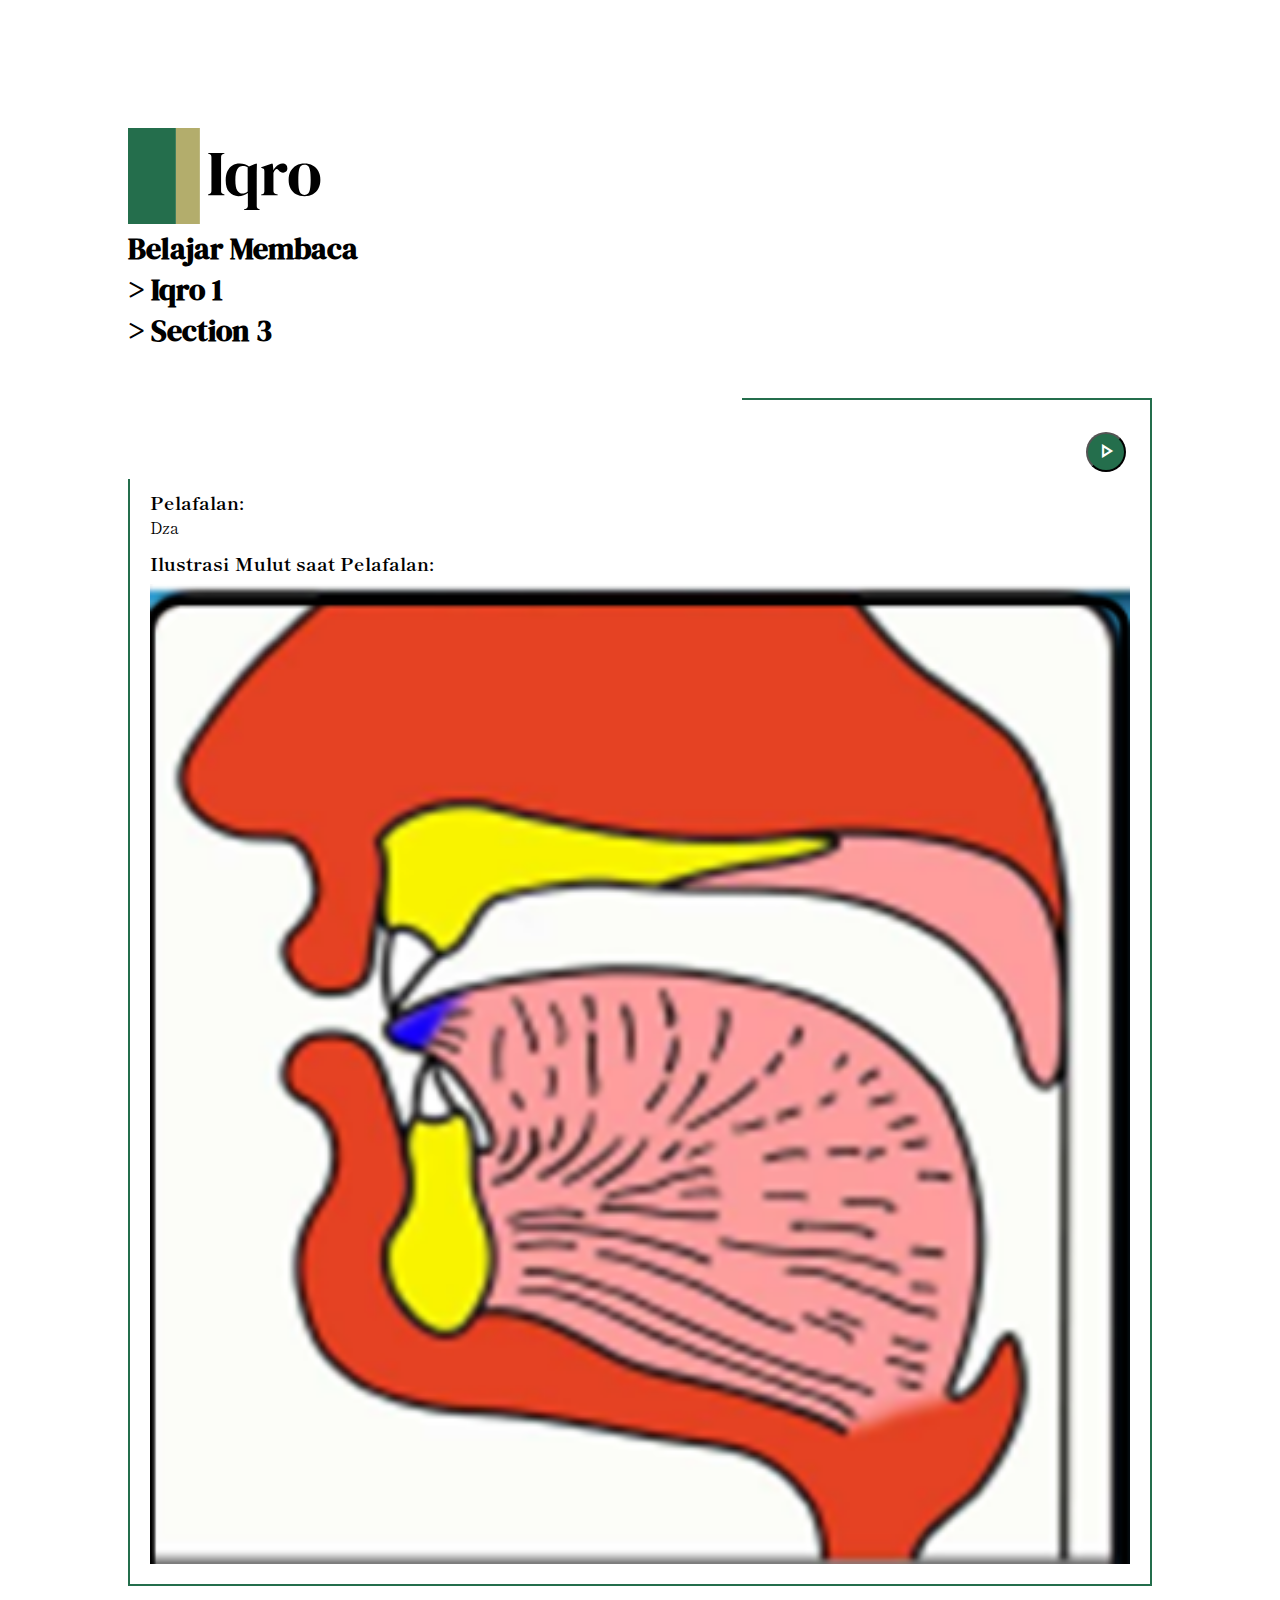
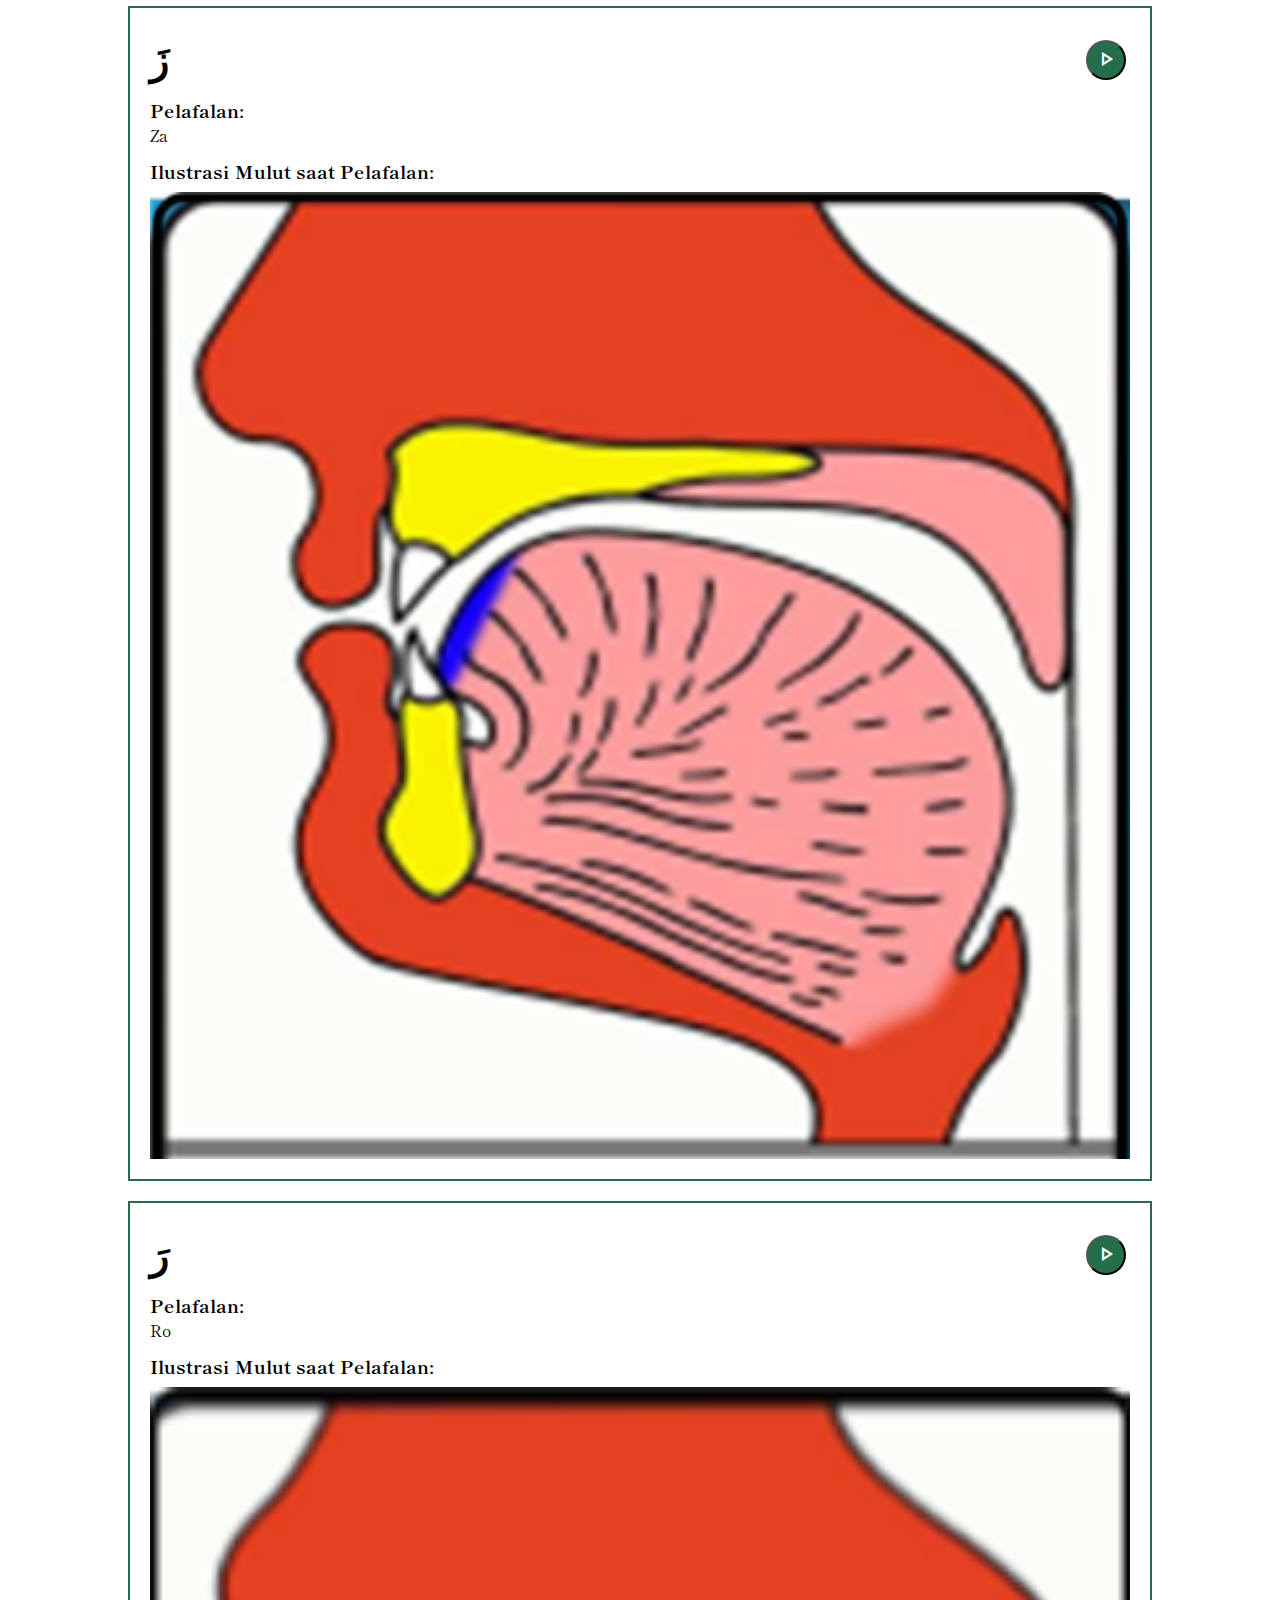
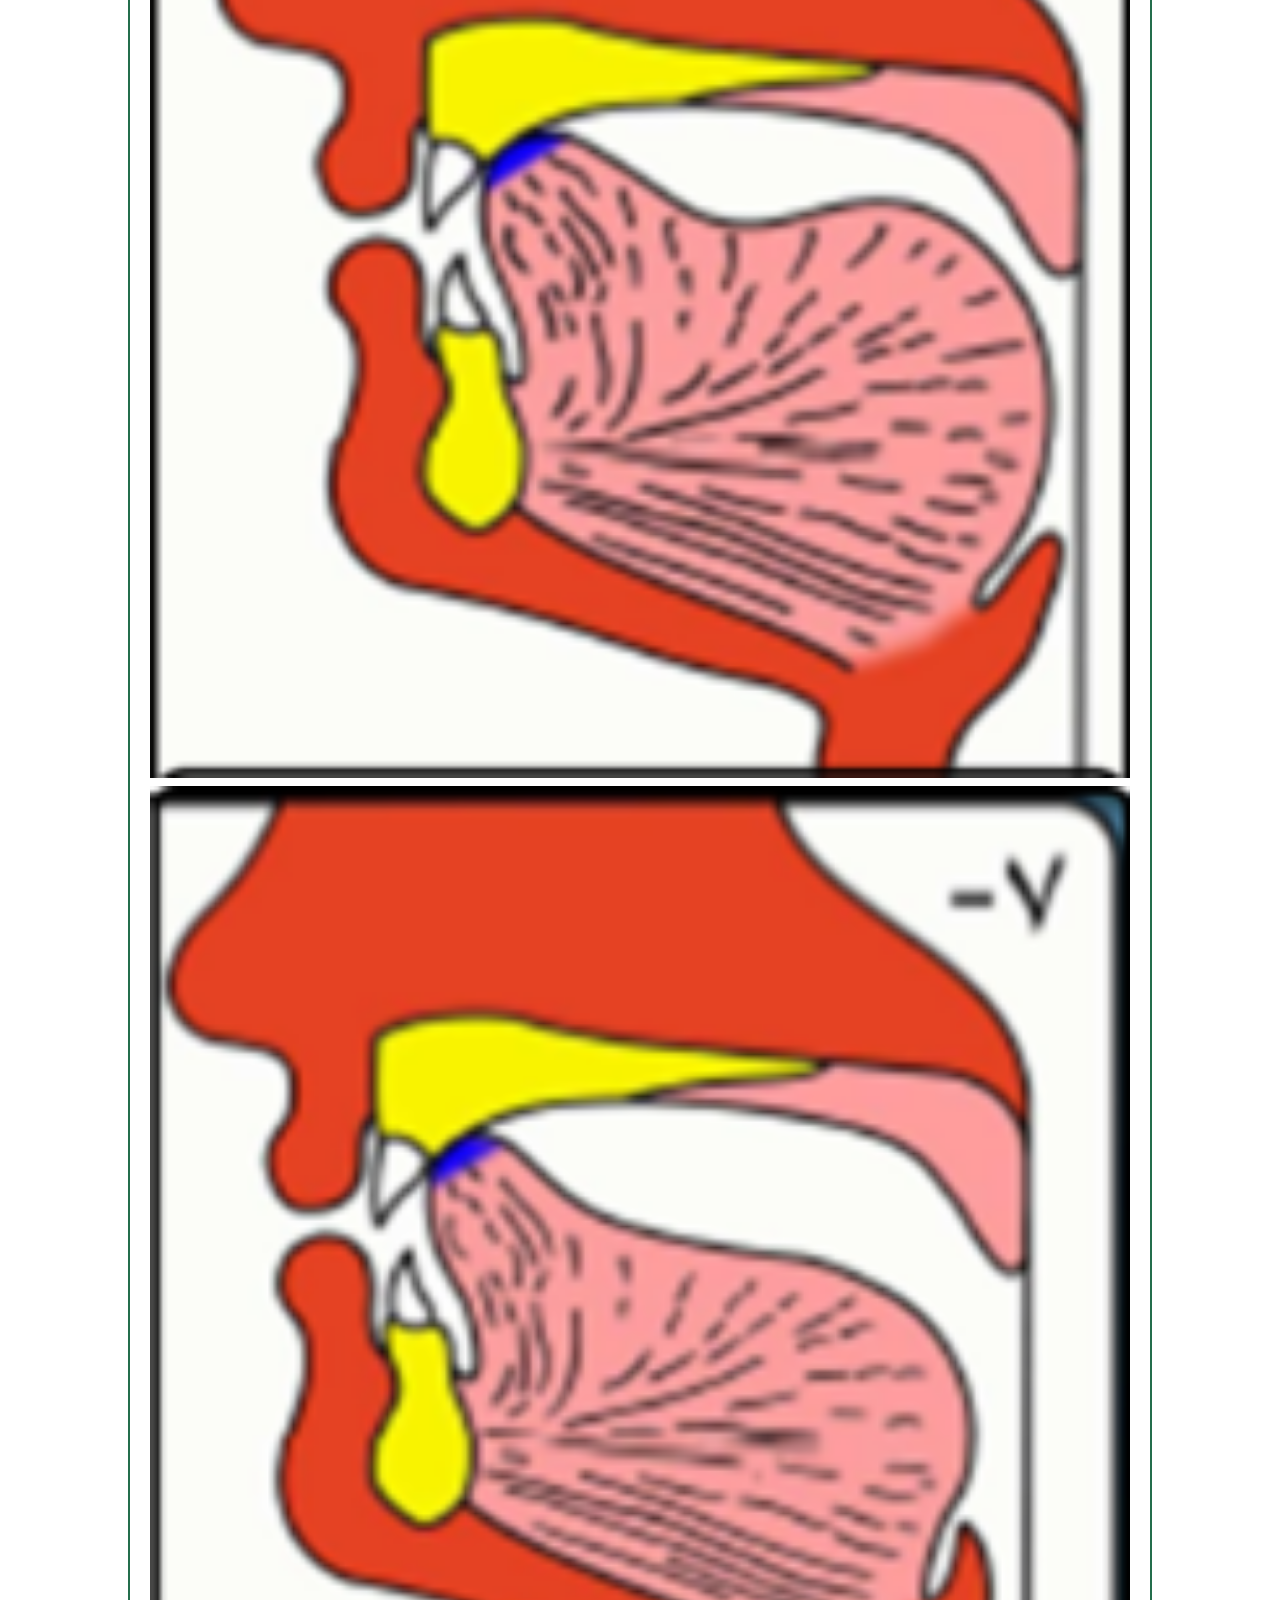
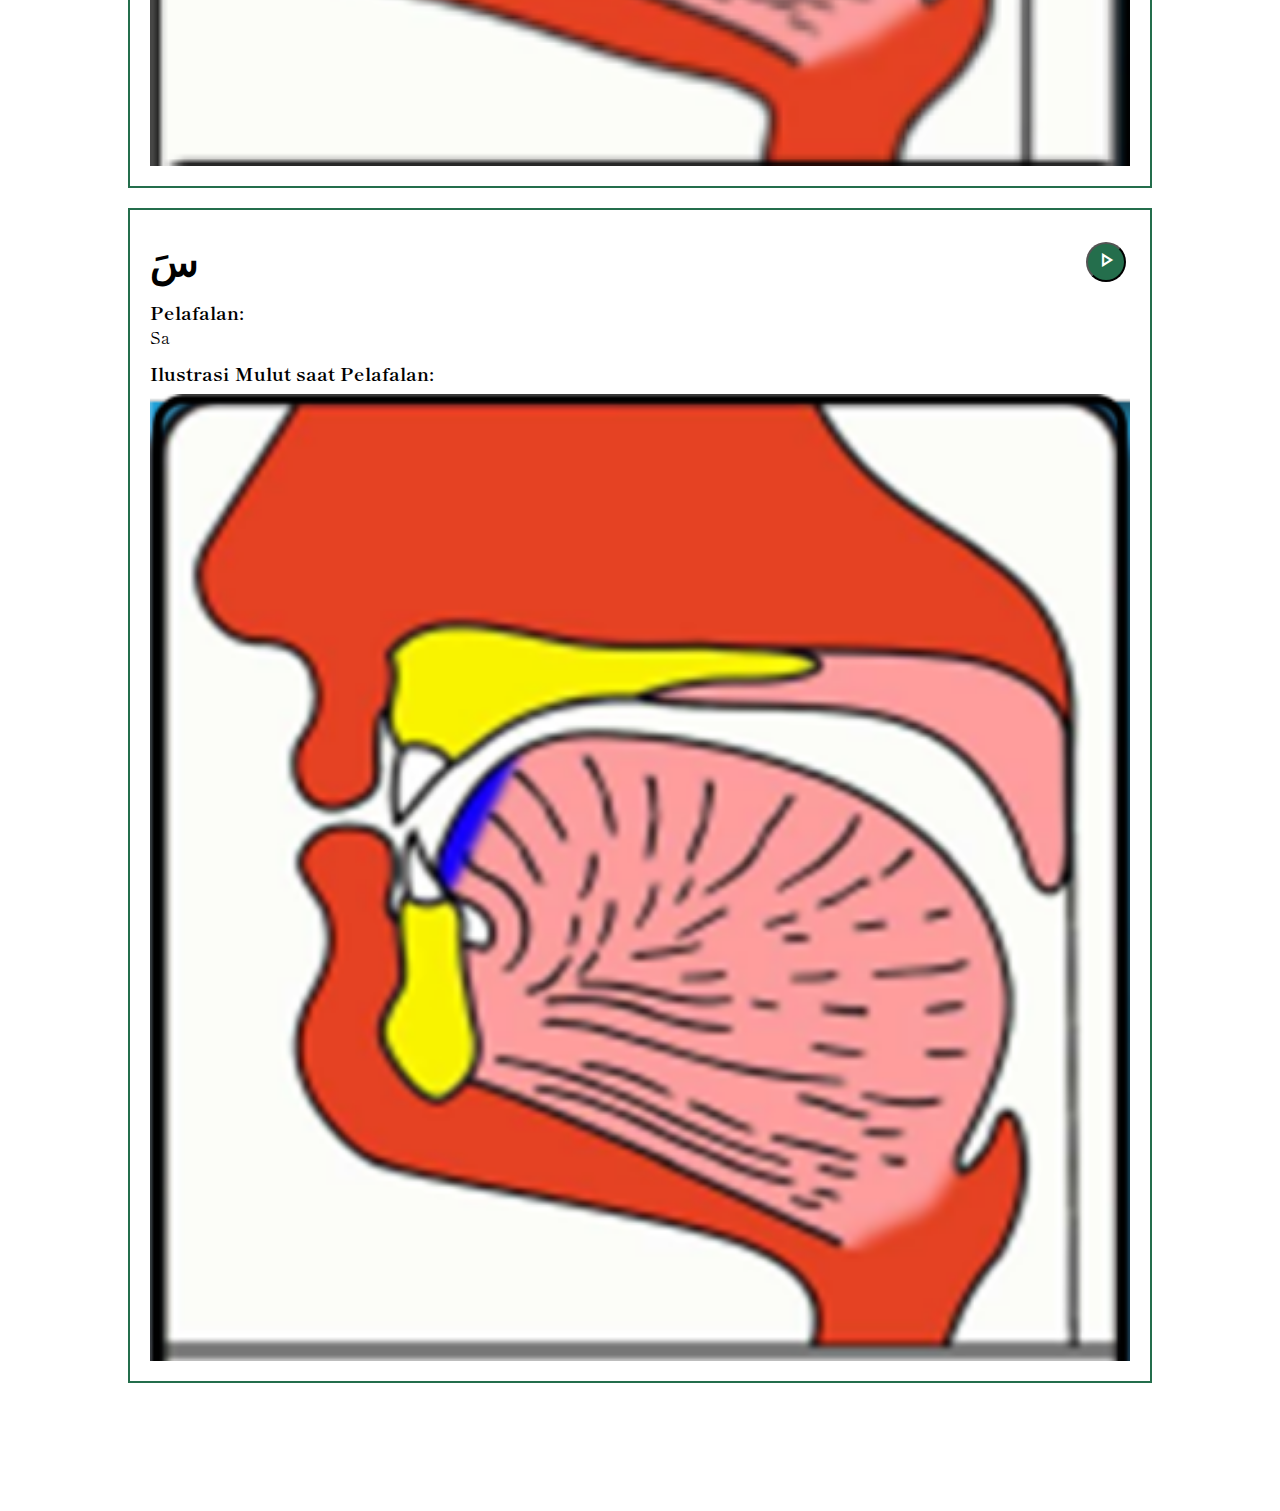
<file: html/iqro1_section3.html>
<!DOCTYPE html>
<html lang="en">

<head>
    <meta charset="UTF-8">
    <meta name="viewport" content="width=device-width, initial-scale=1.0">
    <title>Iqro Berbasis Web</title>

    <!-- CSS -->
    <link rel="stylesheet" href="../styles/style_iqro1_section1.css">

    <!-- Font & Icon -->
    <link rel="preconnect" href="https://fonts.googleapis.com">
    <link rel="preconnect" href="https://fonts.gstatic.com" crossorigin>
    <link href="https://fonts.googleapis.com/css2?family=DM+Serif+Display:ital@0;1&display=swap" rel="stylesheet">
    <link href="https://fonts.googleapis.com/css2?family=Shippori+Mincho:wght@400;500;600;700;800&display=swap"
        rel="stylesheet">
    <link rel="stylesheet"
        href="https://fonts.googleapis.com/css2?family=Material+Symbols+Outlined:opsz,wght,FILL,GRAD@24,100,0,0" />
</head>

<body>
    <div class="top-bar">

        <!-- Navbar -->
        <nav>
            <div class="logo">
                <a href="../index.html">
                    <img src="../assets/logo.svg" alt="website logo">
                </a>
            </div>
        </nav>

        <!-- Breadcrumb -->
        <div class="breadcrumb-container">
            <h1>Belajar Membaca</h1>
            <h1>> Iqro 1</h1>
            <h1>> Section 3</h1>

        </div>
    </div>

    <div class="main-container">
        <!-- Content -->
        <div class="content-container">
            <div class="content">
                <h2>ذَ</h2>
                <div class="content-pelafalan">
                    <h3>Pelafalan:</h3>
                    <span>Dza</span>
                </div>
                <div class="content-ilustrasi">
                    <h3>Ilustrasi Mulut saat Pelafalan: </h3>
                    <img src="../assets/dza tsa.png" alt="makhraj-alif">
                </div>
                <button><span class="material-symbols-outlined">
                        play_arrow
                    </span></button>
            </div>
        </div>

        <div class="content-container">
            <div class="content">
                <h2>زَ</h2>
                <div class="content-pelafalan">
                    <h3>Pelafalan:</h3>
                    <span>Za</span>
                </div>
                <div class="content-ilustrasi">
                    <h3>Ilustrasi Mulut saat Pelafalan: </h3>
                    <img src="../assets/sa za.png" alt="makhraj-alif">
                </div>
                <button><span class="material-symbols-outlined">
                        play_arrow
                    </span></button>
            </div>
        </div>

        <div class="content-container">
            <div class="content">
                <h2>رَ</h2>
                <div class="content-pelafalan">
                    <h3>Pelafalan:</h3>
                    <span>Ro</span>
                </div>
                <div class="content-ilustrasi">
                    <h3>Ilustrasi Mulut saat Pelafalan: </h3>
                    <img src="../assets/ra (tafkhim).png" alt="makhraj-alif">
                    <img src="../assets/ra (tarqiq).png" alt="makhraj-alif">
                </div>
                <button><span class="material-symbols-outlined">
                        play_arrow
                    </span></button>
            </div>
        </div>

        <div class="content-container">
            <div class="content">
                <h2>سَ</h2>
                <div class="content-pelafalan">
                    <h3>Pelafalan:</h3>
                    <span>Sa</span>
                </div>
                <div class="content-ilustrasi">
                    <h3>Ilustrasi Mulut saat Pelafalan: </h3>
                    <img src="../assets/sa za.png" alt="makhraj-alif">
                </div>
                <button><span class="material-symbols-outlined">
                        play_arrow
                    </span></button>
            </div>
        </div>
    </div>

</body>

</html>
</file>
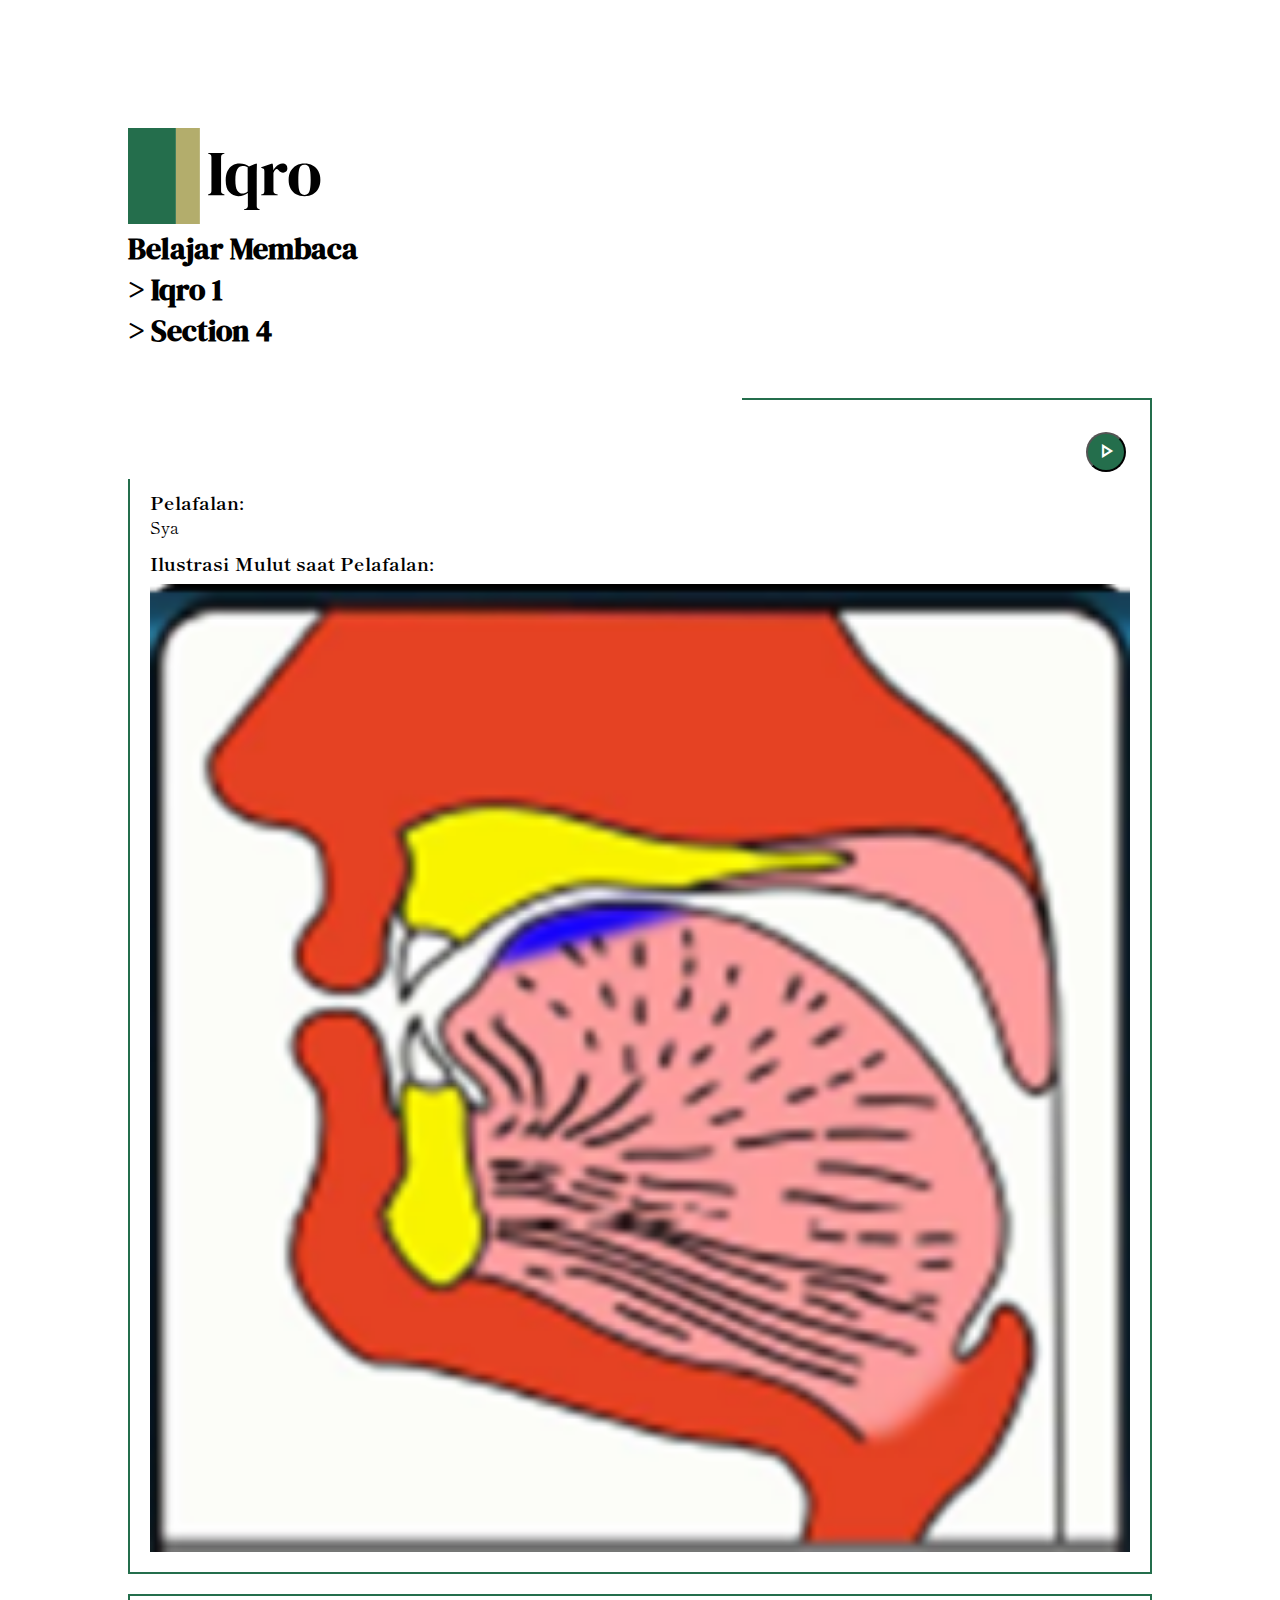
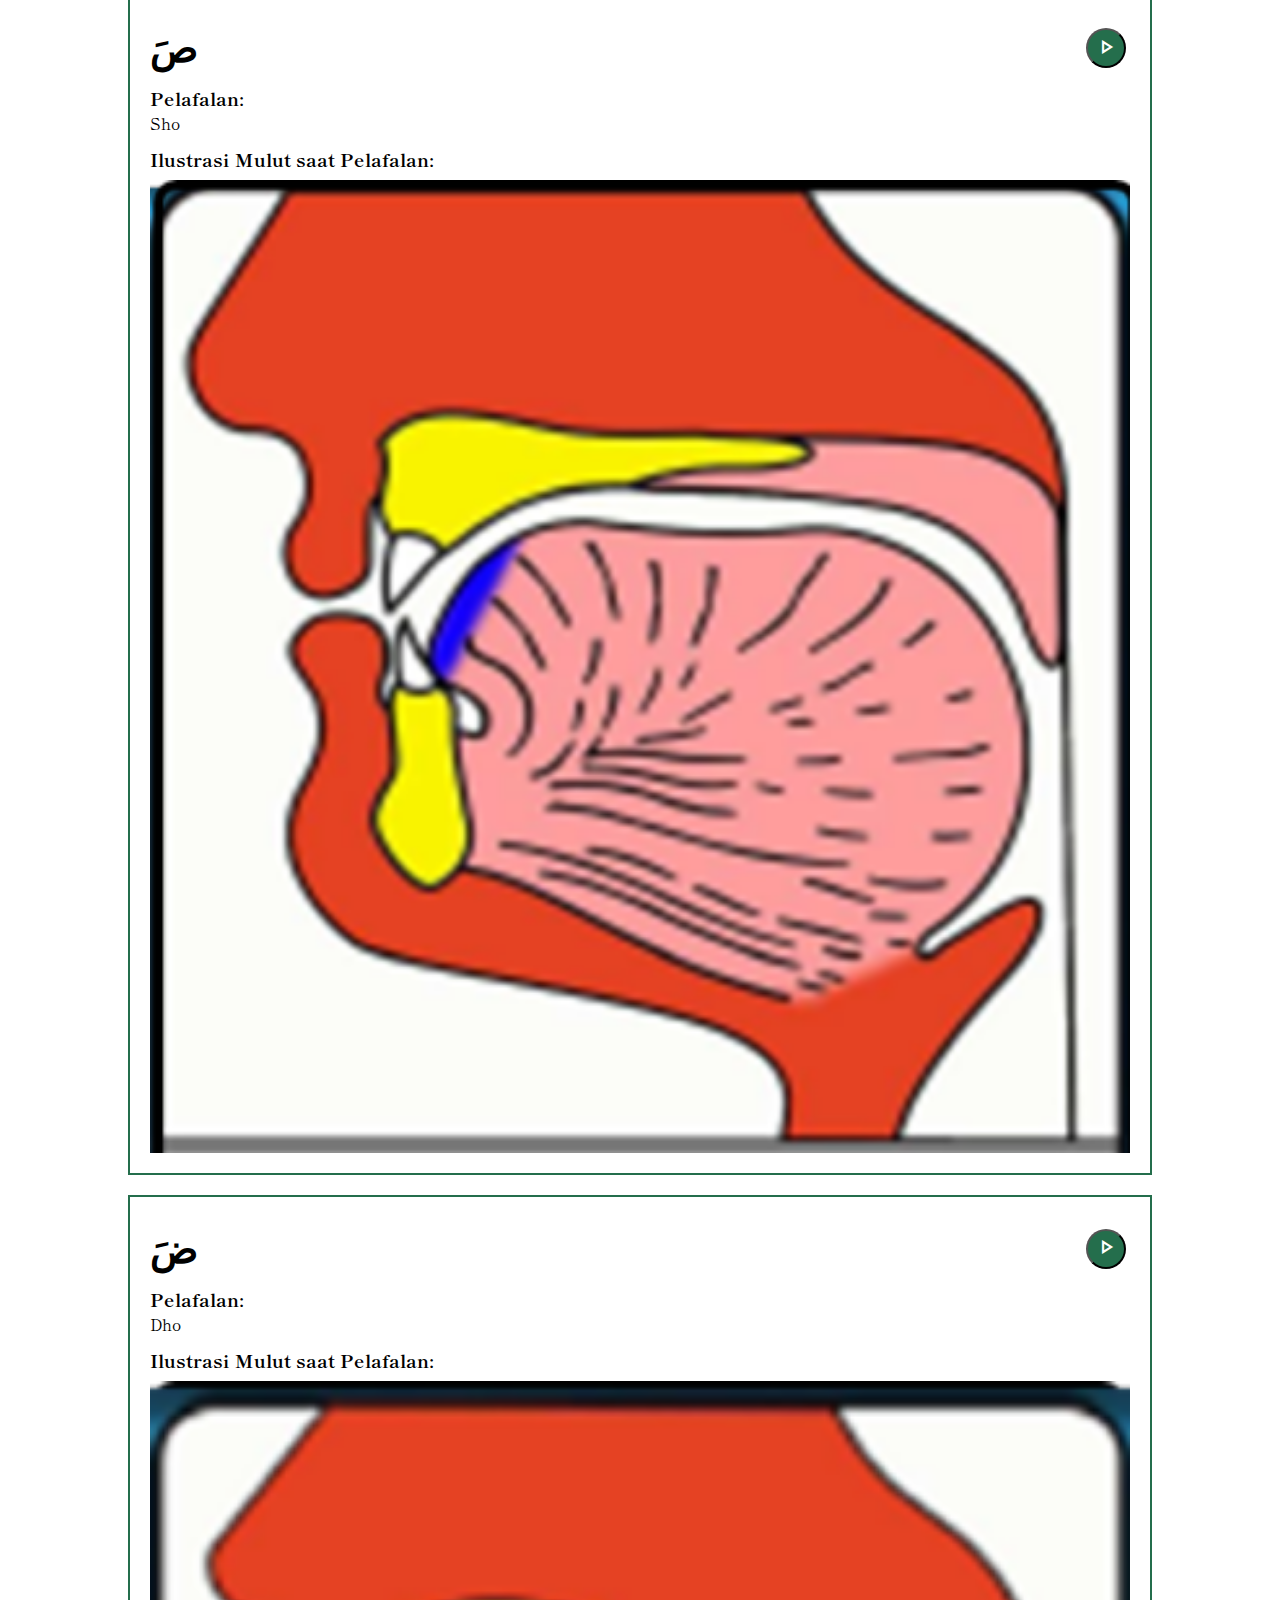
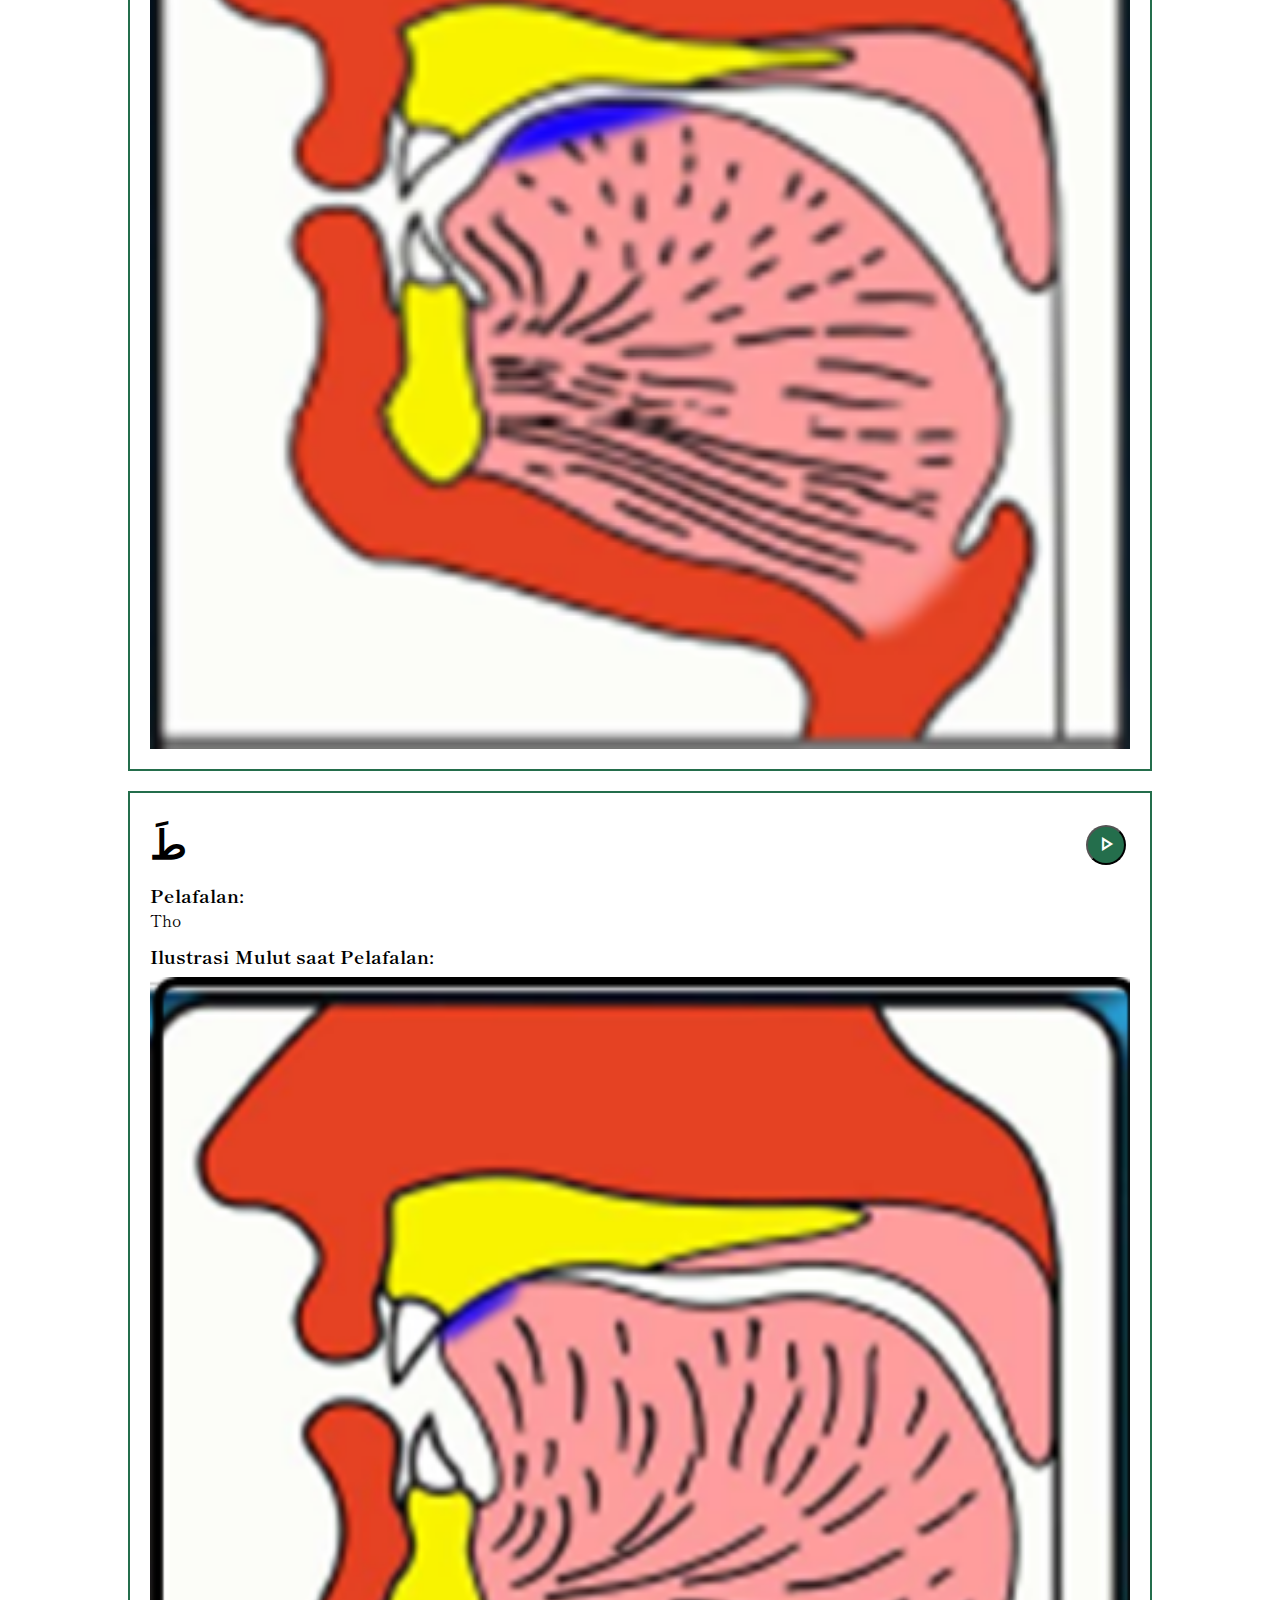
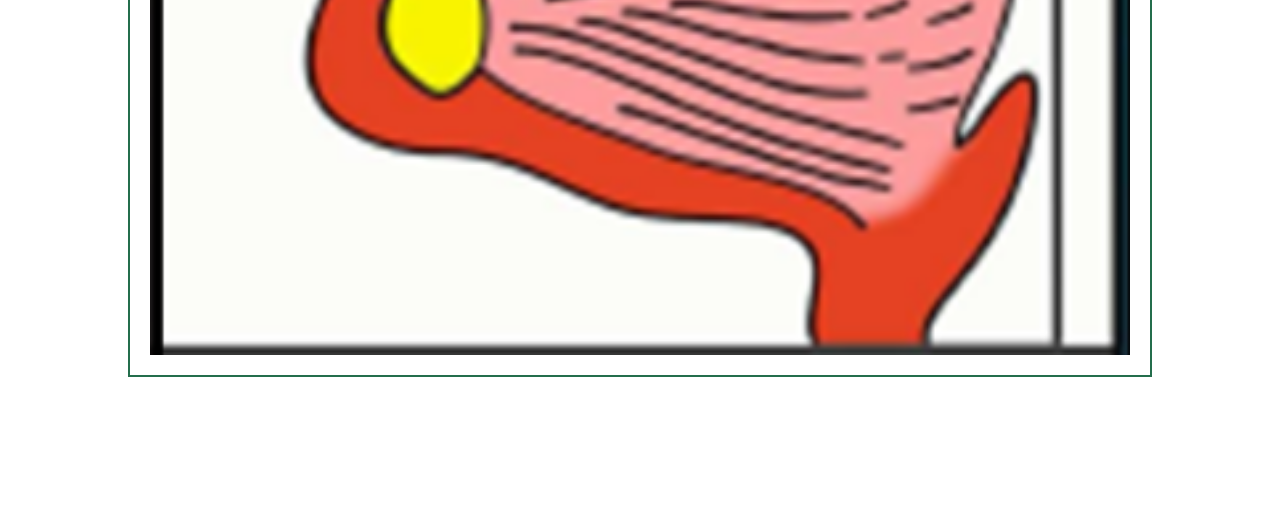
<file: html/iqro1_section4.html>
<!DOCTYPE html>
<html lang="en">

<head>
    <meta charset="UTF-8">
    <meta name="viewport" content="width=device-width, initial-scale=1.0">
    <title>Iqro Berbasis Web</title>

    <!-- CSS -->
    <link rel="stylesheet" href="../styles/style_iqro1_section1.css">

    <!-- Font & Icon -->
    <link rel="preconnect" href="https://fonts.googleapis.com">
    <link rel="preconnect" href="https://fonts.gstatic.com" crossorigin>
    <link href="https://fonts.googleapis.com/css2?family=DM+Serif+Display:ital@0;1&display=swap" rel="stylesheet">
    <link href="https://fonts.googleapis.com/css2?family=Shippori+Mincho:wght@400;500;600;700;800&display=swap"
        rel="stylesheet">
    <link rel="stylesheet"
        href="https://fonts.googleapis.com/css2?family=Material+Symbols+Outlined:opsz,wght,FILL,GRAD@24,100,0,0" />
</head>

<body>
    <div class="top-bar">

        <!-- Navbar -->
        <nav>
            <div class="logo">
                <a href="../index.html">
                    <img src="../assets/logo.svg" alt="website logo">
                </a>
            </div>
        </nav>

        <!-- Breadcrumb -->
        <div class="breadcrumb-container">
            <h1>Belajar Membaca</h1>
            <h1>> Iqro 1</h1>
            <h1>> Section 4</h1>

        </div>
    </div>

    <div class="main-container">
        <!-- Content -->
        <div class="content-container">
            <div class="content">
                <h2>شَ</h2>
                <div class="content-pelafalan">
                    <h3>Pelafalan:</h3>
                    <span>Sya</span>
                </div>
                <div class="content-ilustrasi">
                    <h3>Ilustrasi Mulut saat Pelafalan: </h3>
                    <img src="../assets/sya.png" alt="makhraj-alif">
                </div>
                <button><span class="material-symbols-outlined">
                        play_arrow
                    </span></button>
            </div>
        </div>

        <div class="content-container">
            <div class="content">
                <h2>صَ</h2>
                <div class="content-pelafalan">
                    <h3>Pelafalan:</h3>
                    <span>Sho</span>
                </div>
                <div class="content-ilustrasi">
                    <h3>Ilustrasi Mulut saat Pelafalan: </h3>
                    <img src="../assets/sho.png" alt="makhraj-alif">
                </div>
                <button><span class="material-symbols-outlined">
                        play_arrow
                    </span></button>
            </div>
        </div>

        <div class="content-container">
            <div class="content">
                <h2>ضَ</h2>
                <div class="content-pelafalan">
                    <h3>Pelafalan:</h3>
                    <span>Dho</span>
                </div>
                <div class="content-ilustrasi">
                    <h3>Ilustrasi Mulut saat Pelafalan: </h3>
                    <img src="../assets/sya.png" alt="makhraj-alif">
                </div>
                <button><span class="material-symbols-outlined">
                        play_arrow
                    </span></button>
            </div>
        </div>

        <div class="content-container">
            <div class="content">
                <h2>طَ</h2>
                <div class="content-pelafalan">
                    <h3>Pelafalan:</h3>
                    <span>Tho</span>
                </div>
                <div class="content-ilustrasi">
                    <h3>Ilustrasi Mulut saat Pelafalan: </h3>
                    <img src="../assets/tho.png" alt="makhraj-alif">
                </div>
                <button><span class="material-symbols-outlined">
                        play_arrow
                    </span></button>
            </div>
        </div>
    </div>

</body>

</html>
</file>
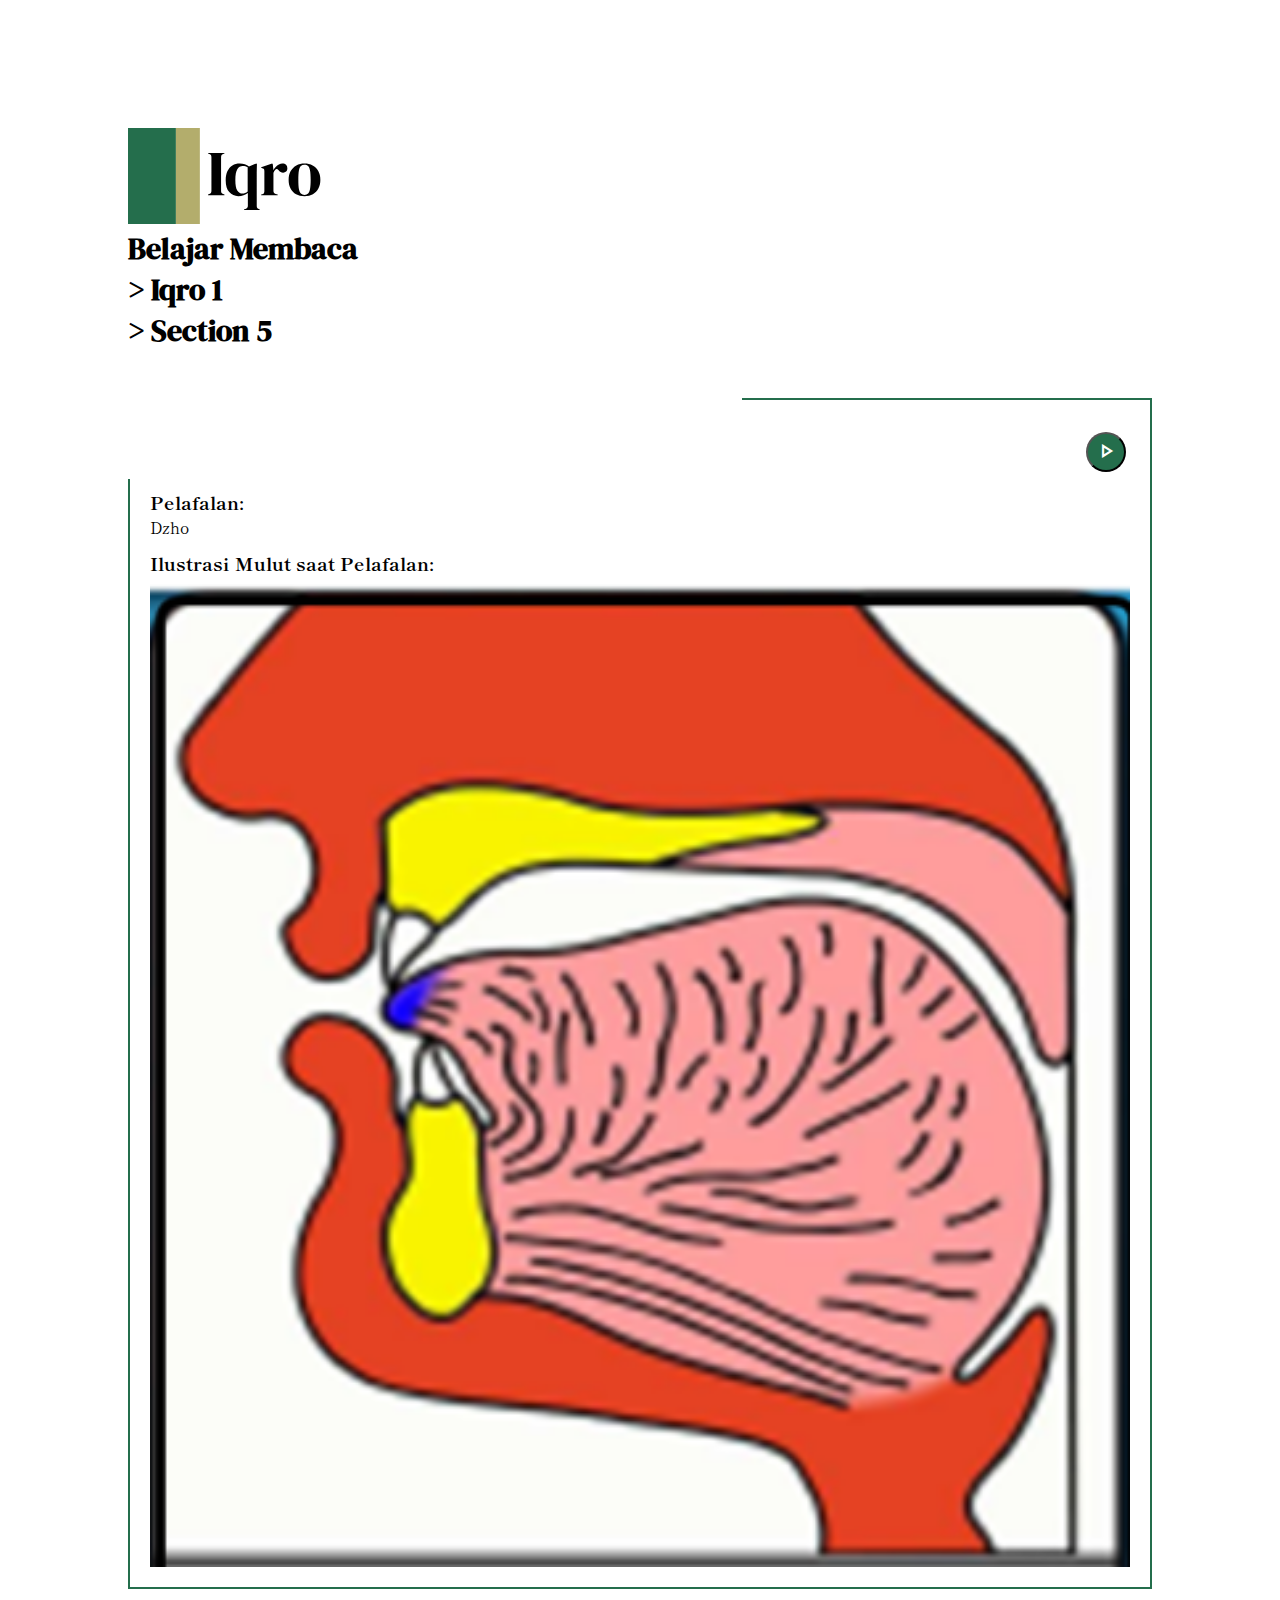
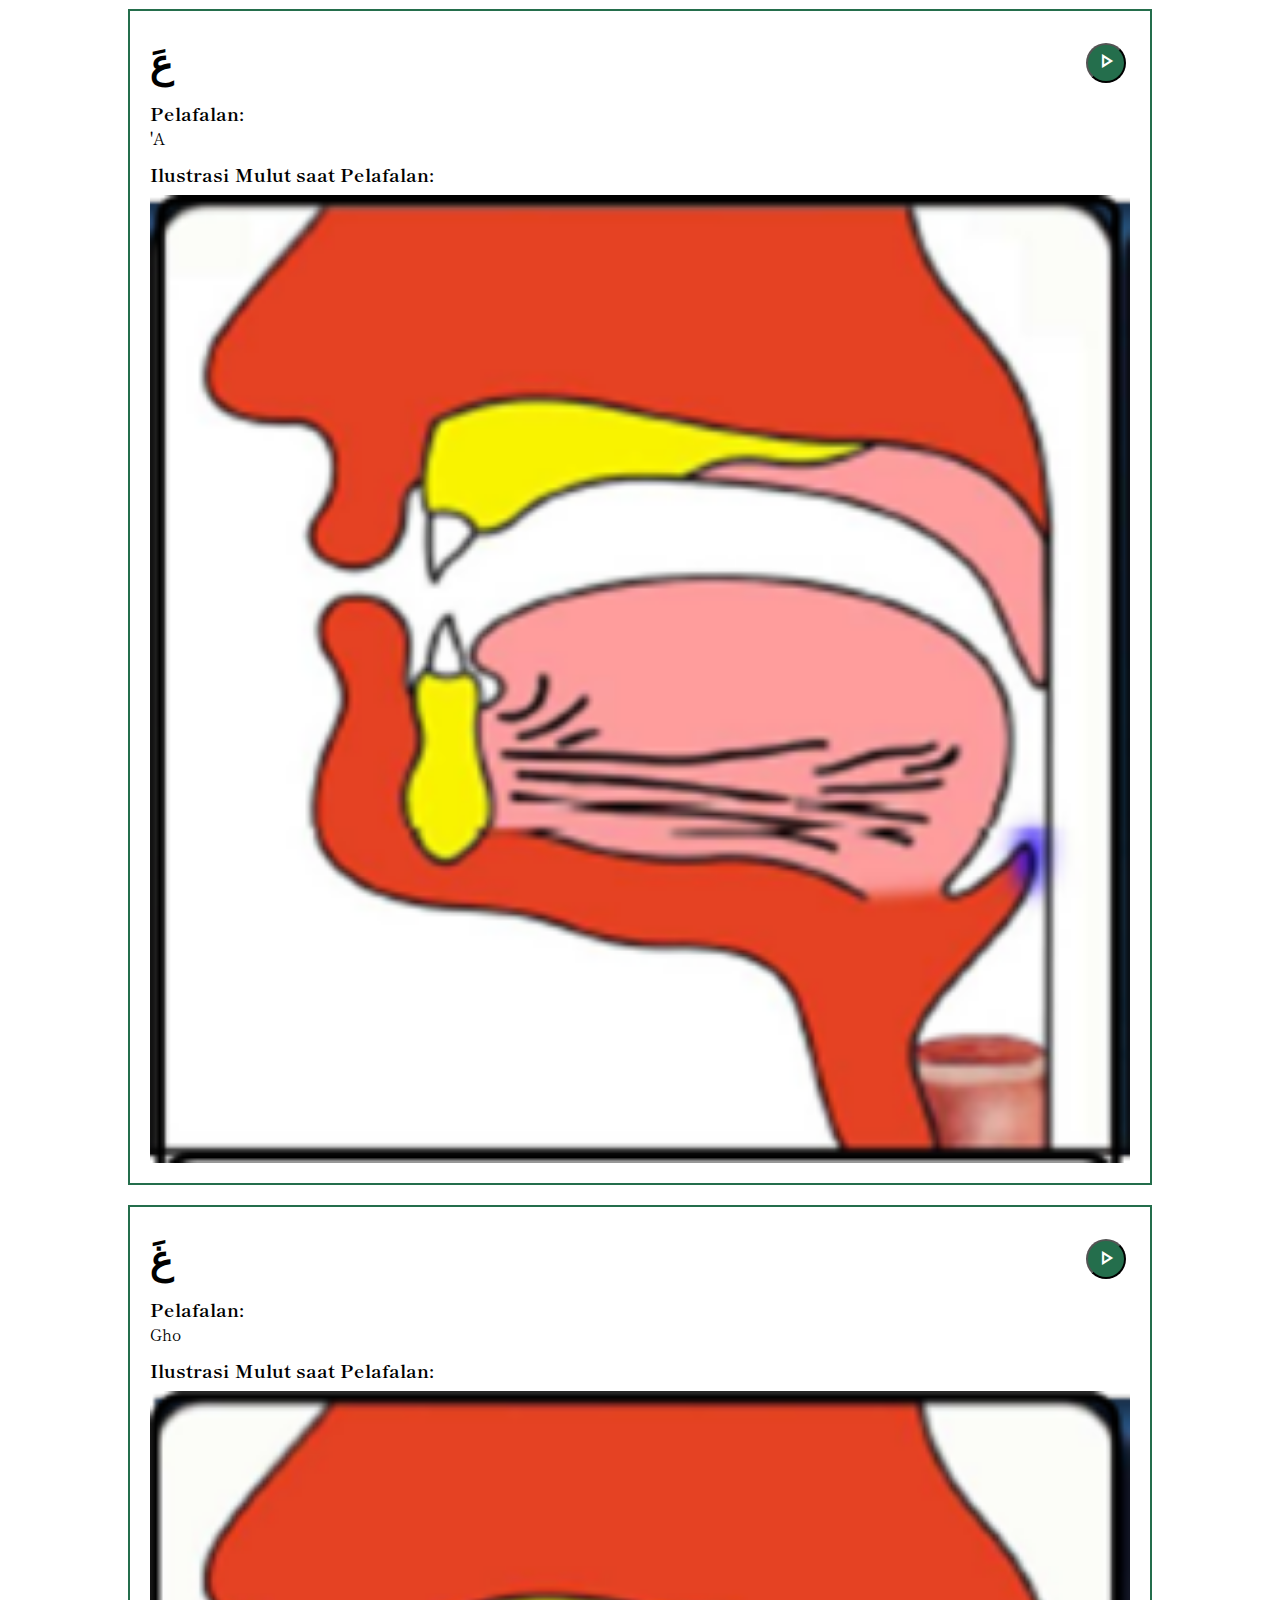
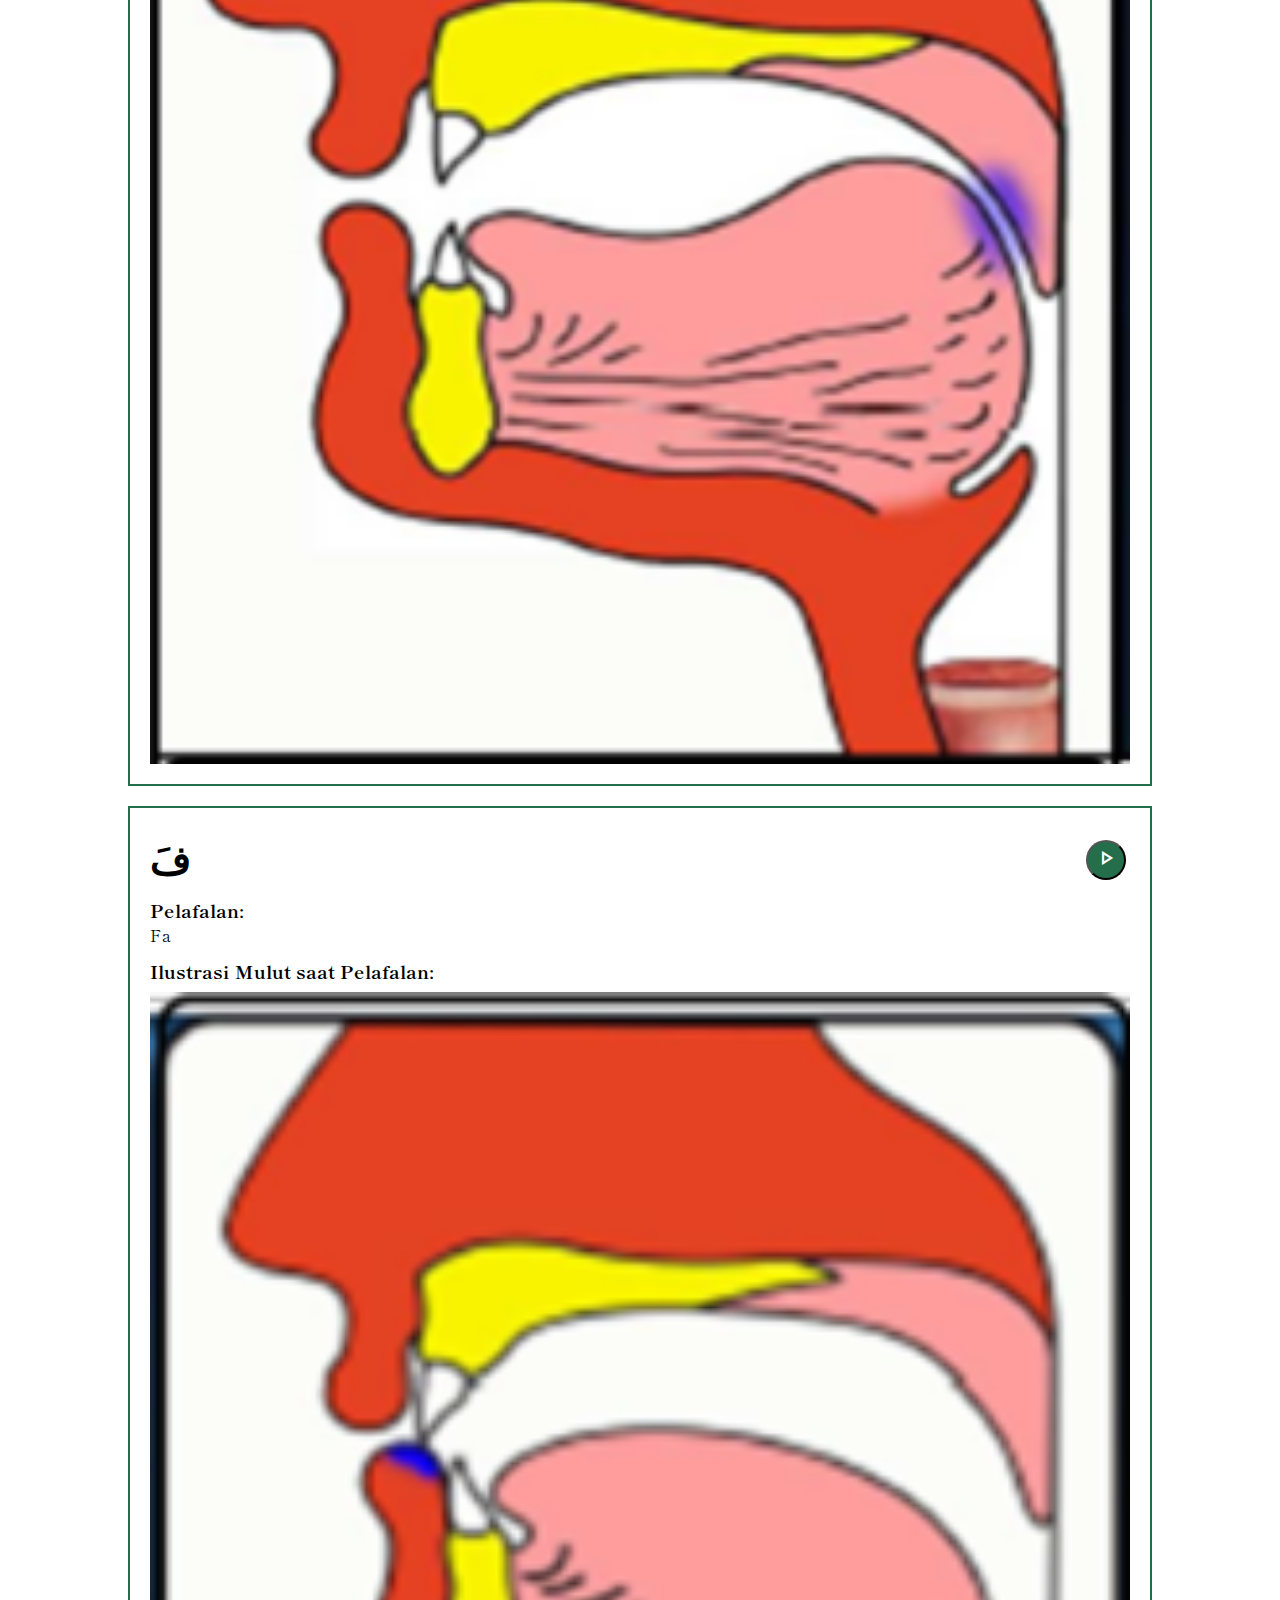
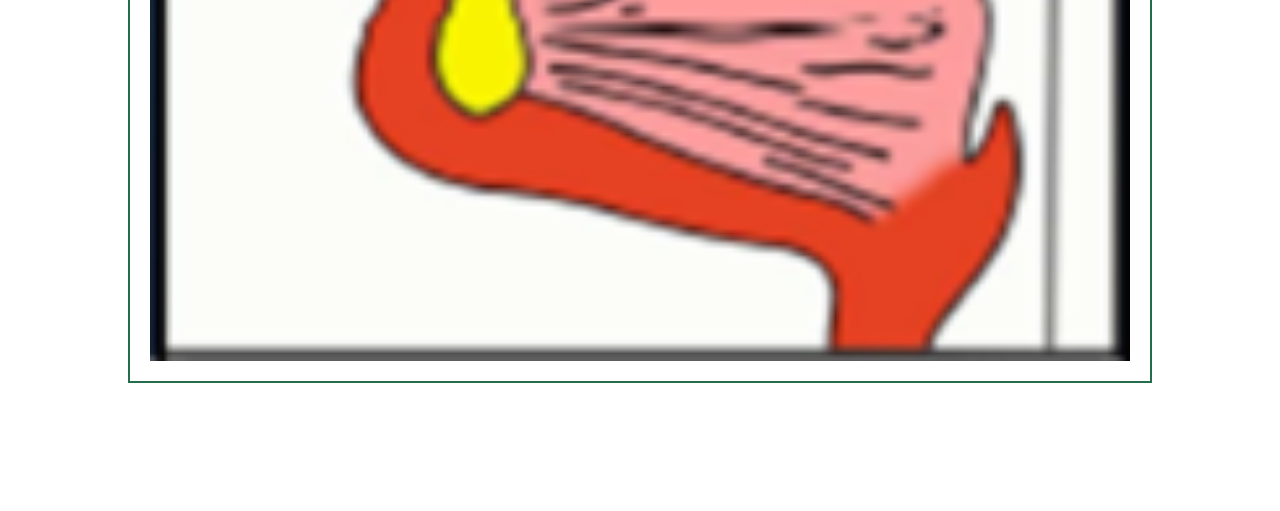
<file: html/iqro1_section5.html>
<!DOCTYPE html>
<html lang="en">

<head>
    <meta charset="UTF-8">
    <meta name="viewport" content="width=device-width, initial-scale=1.0">
    <title>Iqro Berbasis Web</title>

    <!-- CSS -->
    <link rel="stylesheet" href="../styles/style_iqro1_section1.css">

    <!-- Font & Icon -->
    <link rel="preconnect" href="https://fonts.googleapis.com">
    <link rel="preconnect" href="https://fonts.gstatic.com" crossorigin>
    <link href="https://fonts.googleapis.com/css2?family=DM+Serif+Display:ital@0;1&display=swap" rel="stylesheet">
    <link href="https://fonts.googleapis.com/css2?family=Shippori+Mincho:wght@400;500;600;700;800&display=swap"
        rel="stylesheet">
    <link rel="stylesheet"
        href="https://fonts.googleapis.com/css2?family=Material+Symbols+Outlined:opsz,wght,FILL,GRAD@24,100,0,0" />
</head>

<body>
    <div class="top-bar">

        <!-- Navbar -->
        <nav>
            <div class="logo">
                <a href="../index.html">
                    <img src="../assets/logo.svg" alt="website logo">
                </a>
            </div>
        </nav>

        <!-- Breadcrumb -->
        <div class="breadcrumb-container">
            <h1>Belajar Membaca</h1>
            <h1>> Iqro 1</h1>
            <h1>> Section 5</h1>

        </div>
    </div>

    <div class="main-container">
        <!-- Content -->
        <div class="content-container">
            <div class="content">
                <h2>ظَ</h2>
                <div class="content-pelafalan">
                    <h3>Pelafalan:</h3>
                    <span>Dzho</span>
                </div>
                <div class="content-ilustrasi">
                    <h3>Ilustrasi Mulut saat Pelafalan: </h3>
                    <img src="../assets/dzho.png" alt="makhraj-alif">
                </div>
                <button><span class="material-symbols-outlined">
                        play_arrow
                    </span></button>
            </div>
        </div>

        <div class="content-container">
            <div class="content">
                <h2>عَ</h2>
                <div class="content-pelafalan">
                    <h3>Pelafalan:</h3>
                    <span>'A</span>
                </div>
                <div class="content-ilustrasi">
                    <h3>Ilustrasi Mulut saat Pelafalan: </h3>
                    <img src="../assets/'a_ha.png" alt="makhraj-alif">
                </div>
                <button><span class="material-symbols-outlined">
                        play_arrow
                    </span></button>
            </div>
        </div>

        <div class="content-container">
            <div class="content">
                <h2>غَ</h2>
                <div class="content-pelafalan">
                    <h3>Pelafalan:</h3>
                    <span>Gho</span>
                </div>
                <div class="content-ilustrasi">
                    <h3>Ilustrasi Mulut saat Pelafalan: </h3>
                    <img src="../assets/go_kho.png" alt="makhraj-alif">
                </div>
                <button><span class="material-symbols-outlined">
                        play_arrow
                    </span></button>
            </div>
        </div>

        <div class="content-container">
            <div class="content">
                <h2>فَ</h2>
                <div class="content-pelafalan">
                    <h3>Pelafalan:</h3>
                    <span>Fa</span>
                </div>
                <div class="content-ilustrasi">
                    <h3>Ilustrasi Mulut saat Pelafalan: </h3>
                    <img src="../assets/fa.png" alt="makhraj-alif">
                </div>
                <button><span class="material-symbols-outlined">
                        play_arrow
                    </span></button>
            </div>
        </div>
    </div>

</body>

</html>
</file>
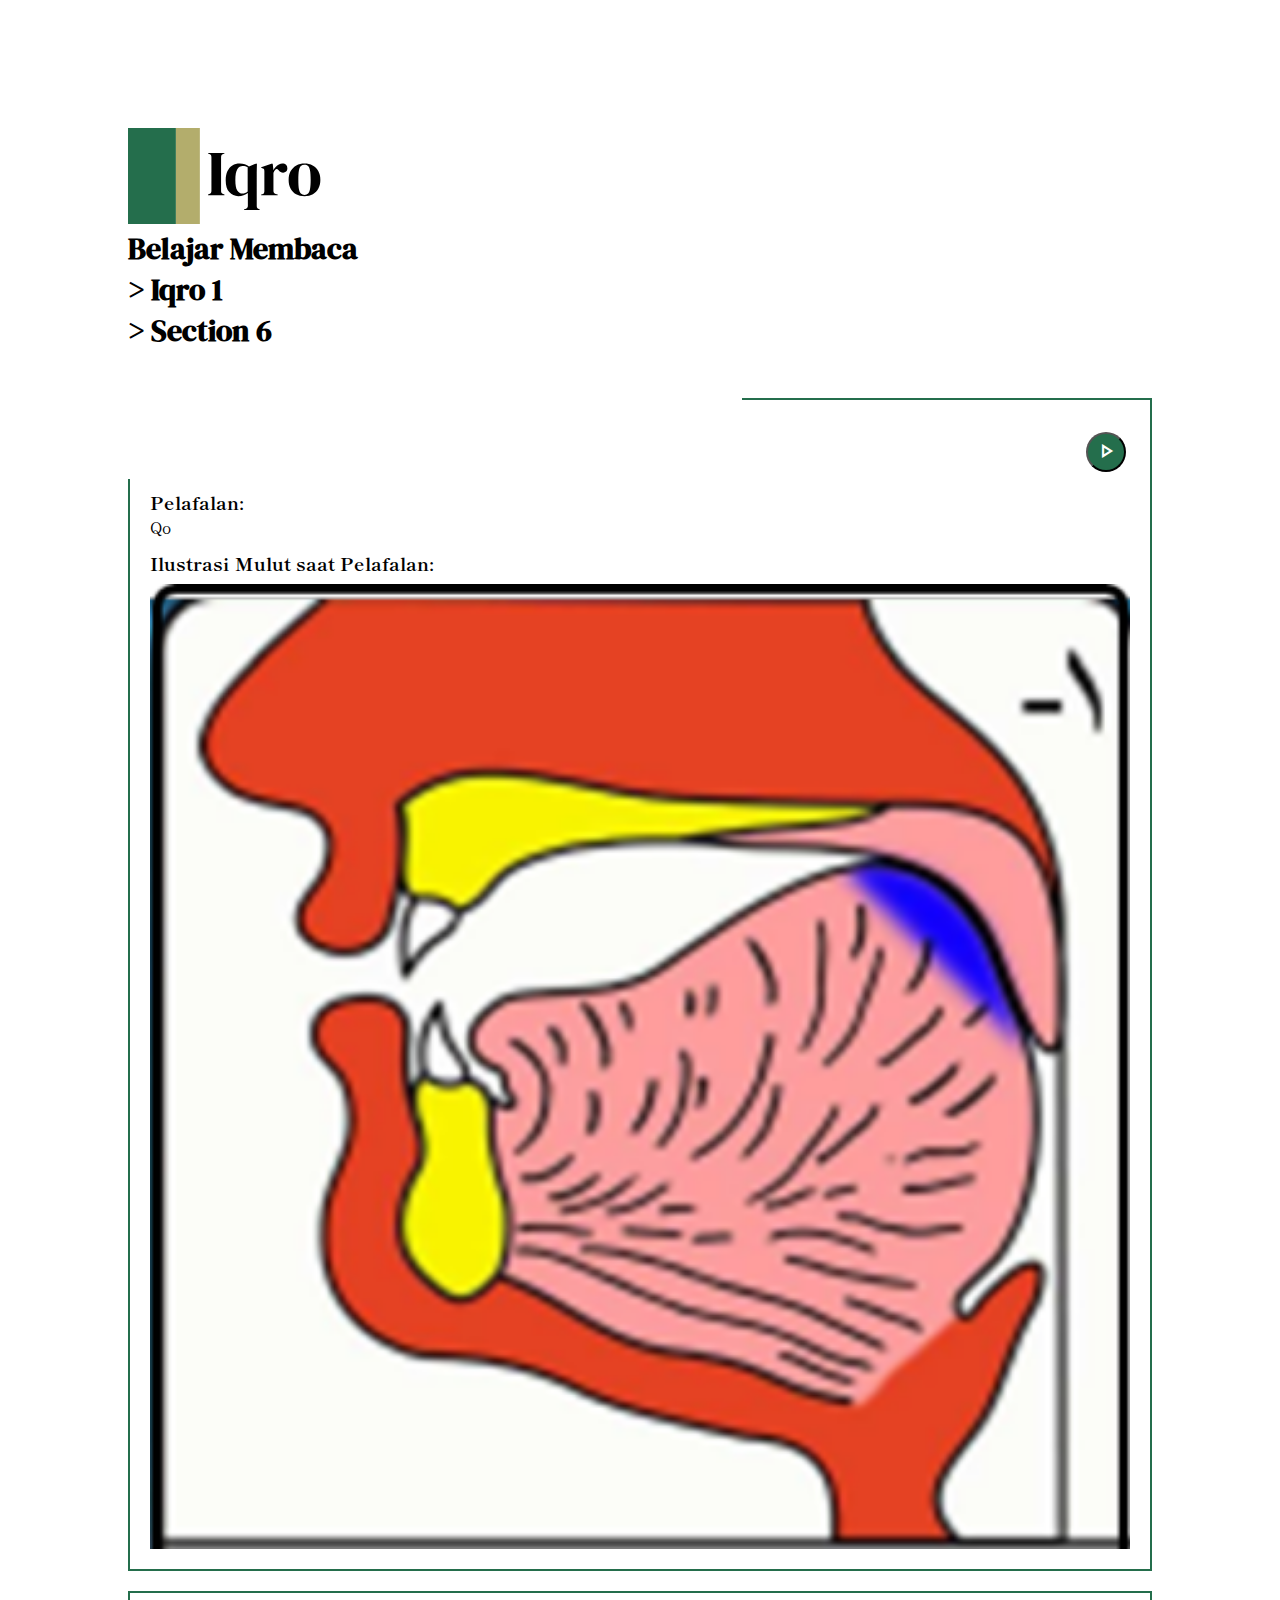
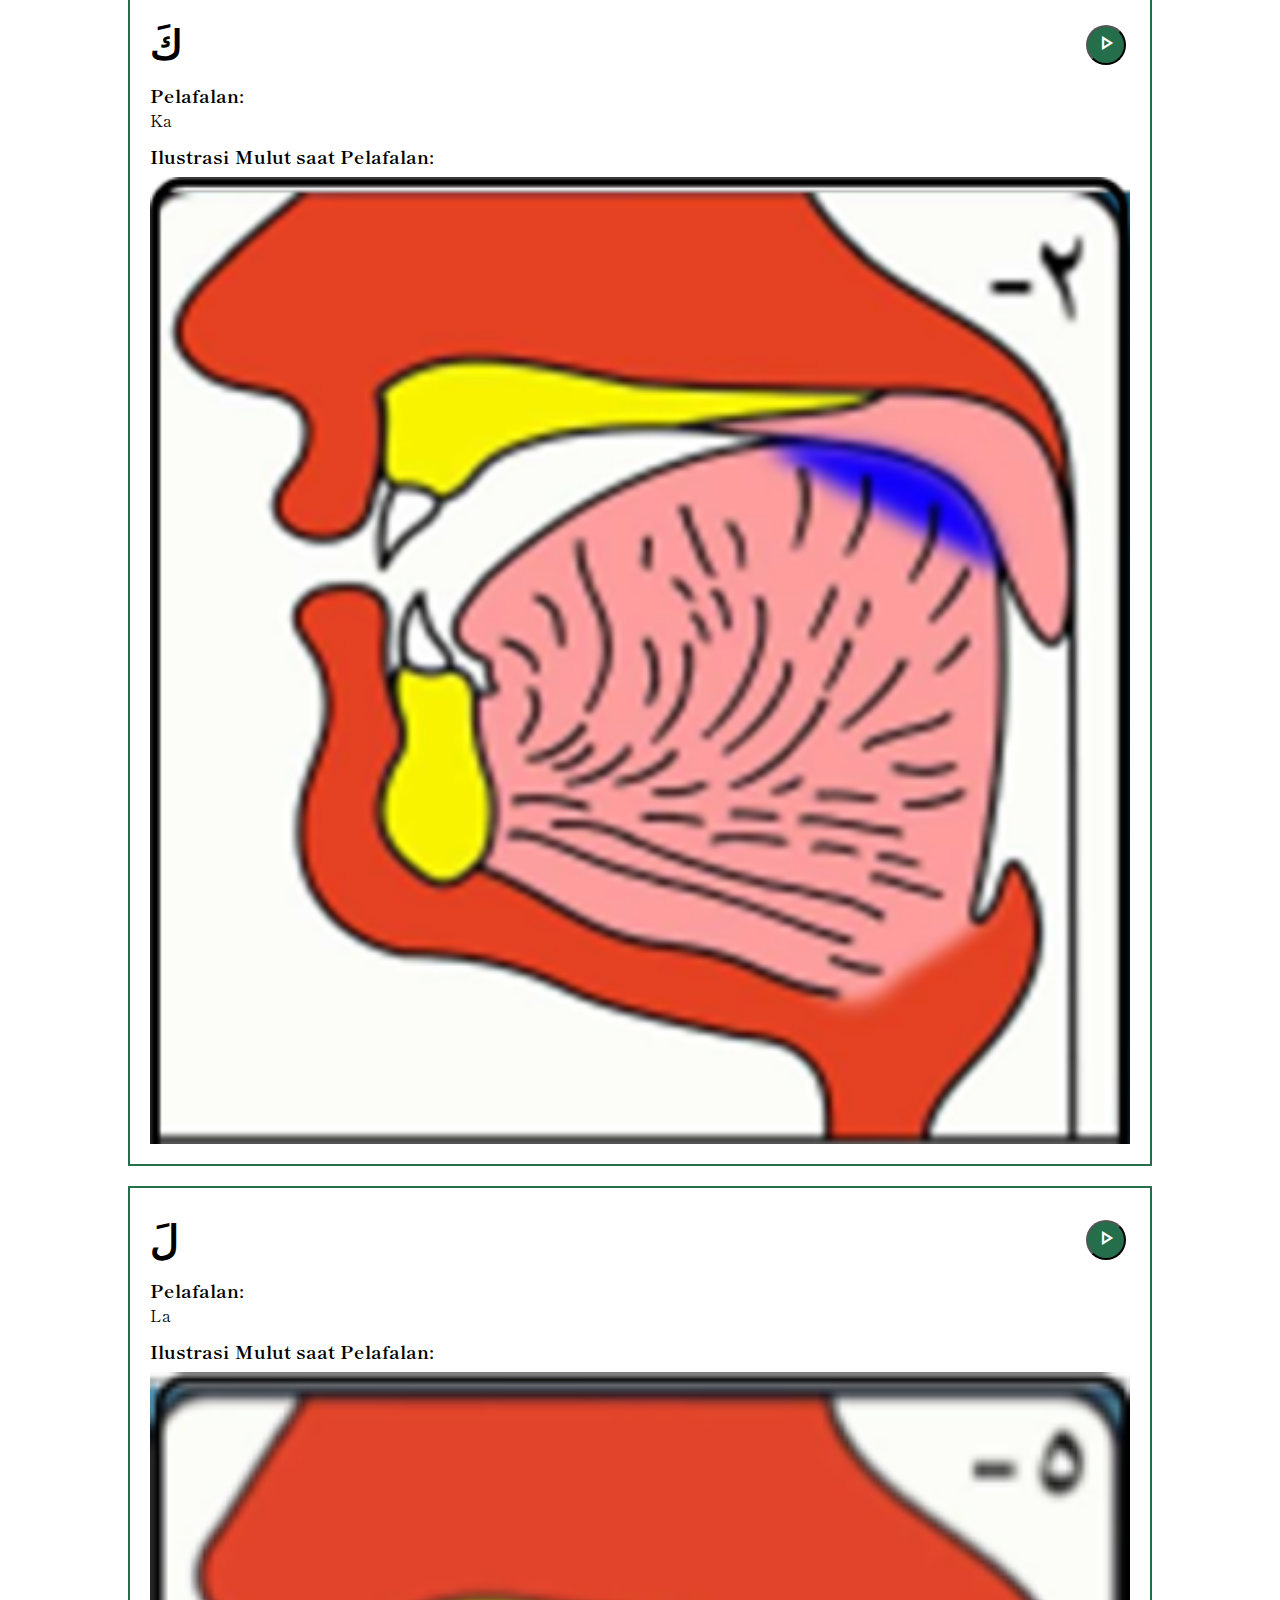
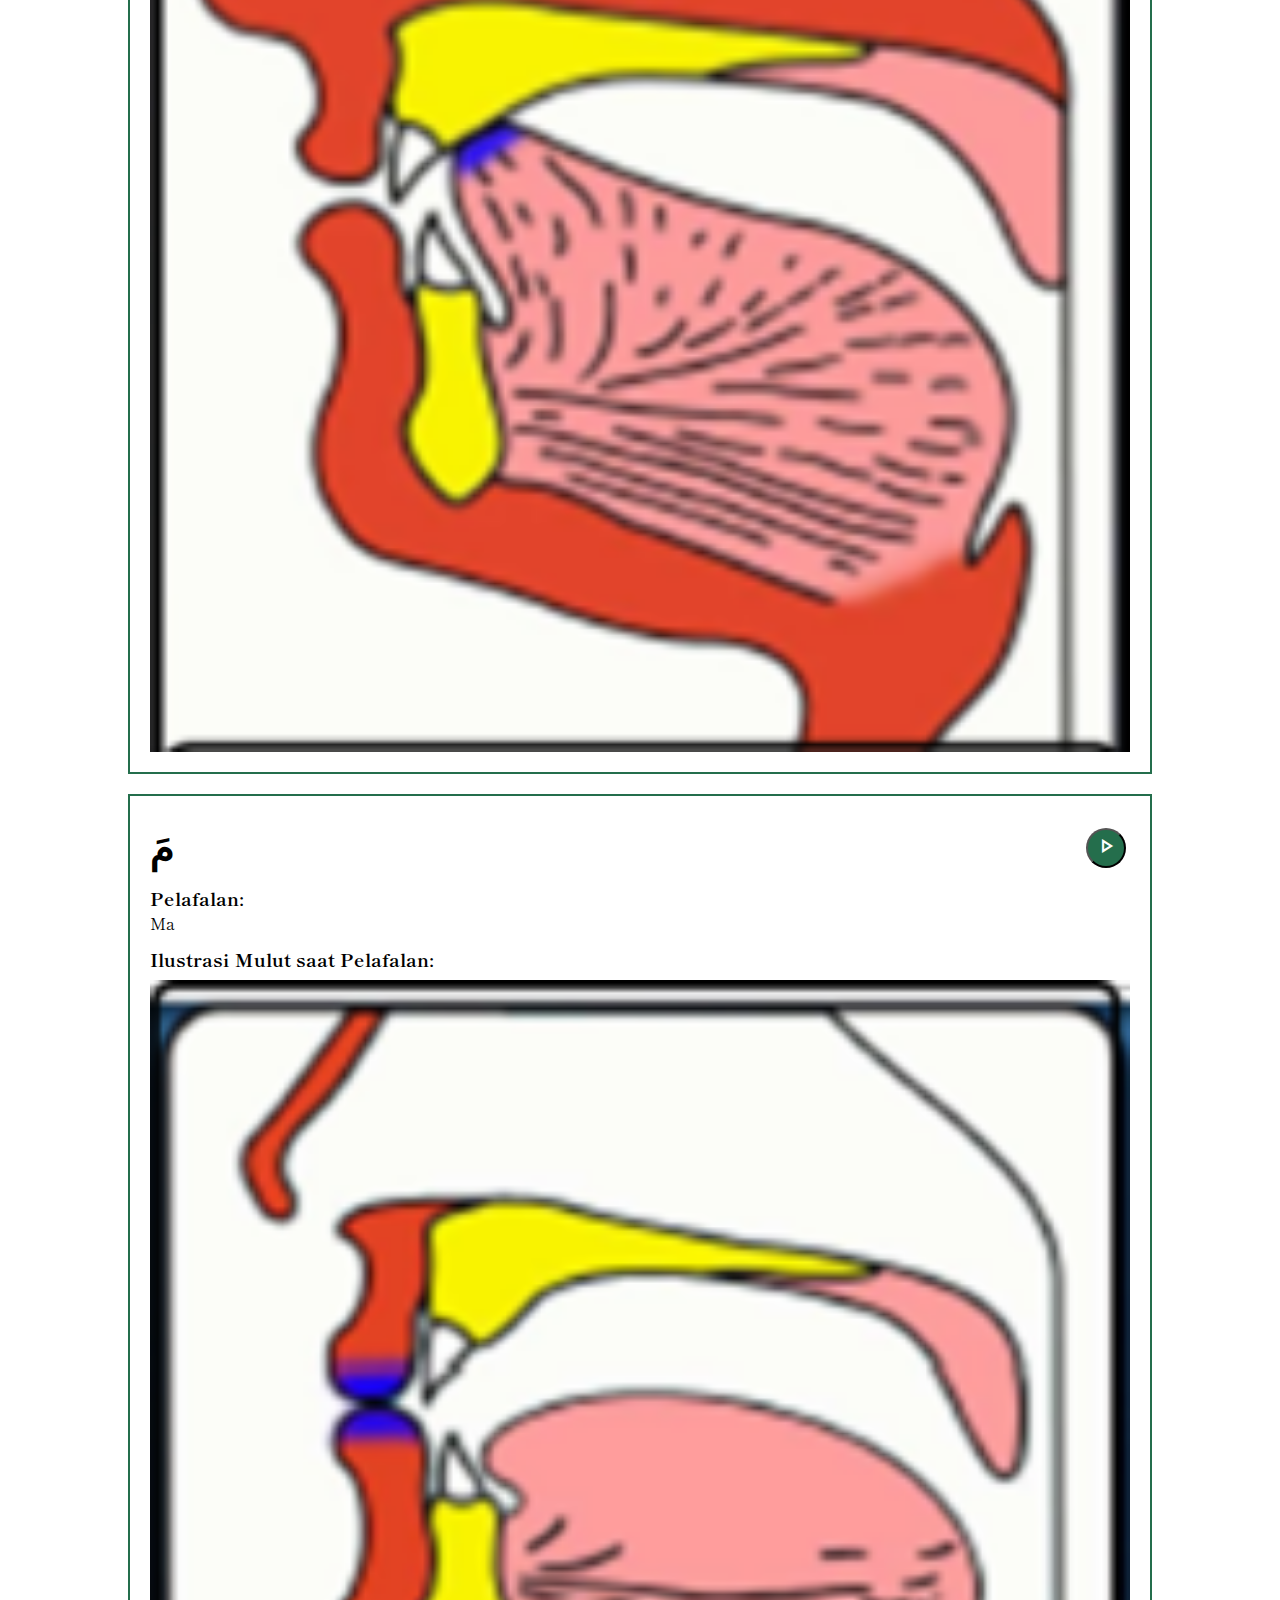
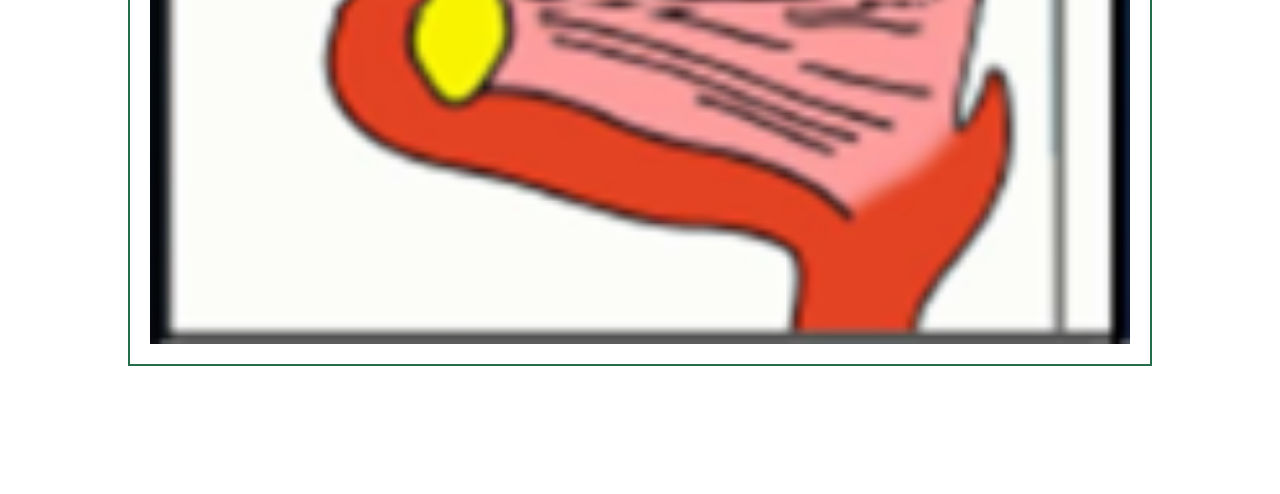
<file: html/iqro1_section6.html>
<!DOCTYPE html>
<html lang="en">

<head>
    <meta charset="UTF-8">
    <meta name="viewport" content="width=device-width, initial-scale=1.0">
    <title>Iqro Berbasis Web</title>

    <!-- CSS -->
    <link rel="stylesheet" href="../styles/style_iqro1_section1.css">

    <!-- Font & Icon -->
    <link rel="preconnect" href="https://fonts.googleapis.com">
    <link rel="preconnect" href="https://fonts.gstatic.com" crossorigin>
    <link href="https://fonts.googleapis.com/css2?family=DM+Serif+Display:ital@0;1&display=swap" rel="stylesheet">
    <link href="https://fonts.googleapis.com/css2?family=Shippori+Mincho:wght@400;500;600;700;800&display=swap"
        rel="stylesheet">
    <link rel="stylesheet"
        href="https://fonts.googleapis.com/css2?family=Material+Symbols+Outlined:opsz,wght,FILL,GRAD@24,100,0,0" />
</head>

<body>
    <div class="top-bar">

        <!-- Navbar -->
        <nav>
            <div class="logo">
                <a href="../index.html">
                    <img src="../assets/logo.svg" alt="website logo">
                </a>
            </div>
        </nav>

        <!-- Breadcrumb -->
        <div class="breadcrumb-container">
            <h1>Belajar Membaca</h1>
            <h1>> Iqro 1</h1>
            <h1>> Section 6</h1>

        </div>
    </div>

    <div class="main-container">
        <!-- Content -->
        <div class="content-container">
            <div class="content">
                <h2>قَ</h2>
                <div class="content-pelafalan">
                    <h3>Pelafalan:</h3>
                    <span>Qo</span>
                </div>
                <div class="content-ilustrasi">
                    <h3>Ilustrasi Mulut saat Pelafalan: </h3>
                    <img src="../assets/qo.png" alt="makhraj-alif">
                </div>
                <button><span class="material-symbols-outlined">
                        play_arrow
                    </span></button>
            </div>
        </div>

        <div class="content-container">
            <div class="content">
                <h2>كَ</h2>
                <div class="content-pelafalan">
                    <h3>Pelafalan:</h3>
                    <span>Ka</span>
                </div>
                <div class="content-ilustrasi">
                    <h3>Ilustrasi Mulut saat Pelafalan: </h3>
                    <img src="../assets/ka.png" alt="makhraj-alif">
                </div>
                <button><span class="material-symbols-outlined">
                        play_arrow
                    </span></button>
            </div>
        </div>

        <div class="content-container">
            <div class="content">
                <h2>لَ</h2>
                <div class="content-pelafalan">
                    <h3>Pelafalan:</h3>
                    <span>La</span>
                </div>
                <div class="content-ilustrasi">
                    <h3>Ilustrasi Mulut saat Pelafalan: </h3>
                    <img src="../assets/la.png" alt="makhraj-alif">
                </div>
                <button><span class="material-symbols-outlined">
                        play_arrow
                    </span></button>
            </div>
        </div>

        <div class="content-container">
            <div class="content">
                <h2>مَ</h2>
                <div class="content-pelafalan">
                    <h3>Pelafalan:</h3>
                    <span>Ma</span>
                </div>
                <div class="content-ilustrasi">
                    <h3>Ilustrasi Mulut saat Pelafalan: </h3>
                    <img src="../assets/ma (2).png" alt="makhraj-alif">
                </div>
                <button><span class="material-symbols-outlined">
                        play_arrow
                    </span></button>
            </div>
        </div>
    </div>

</body>

</html>
</file>
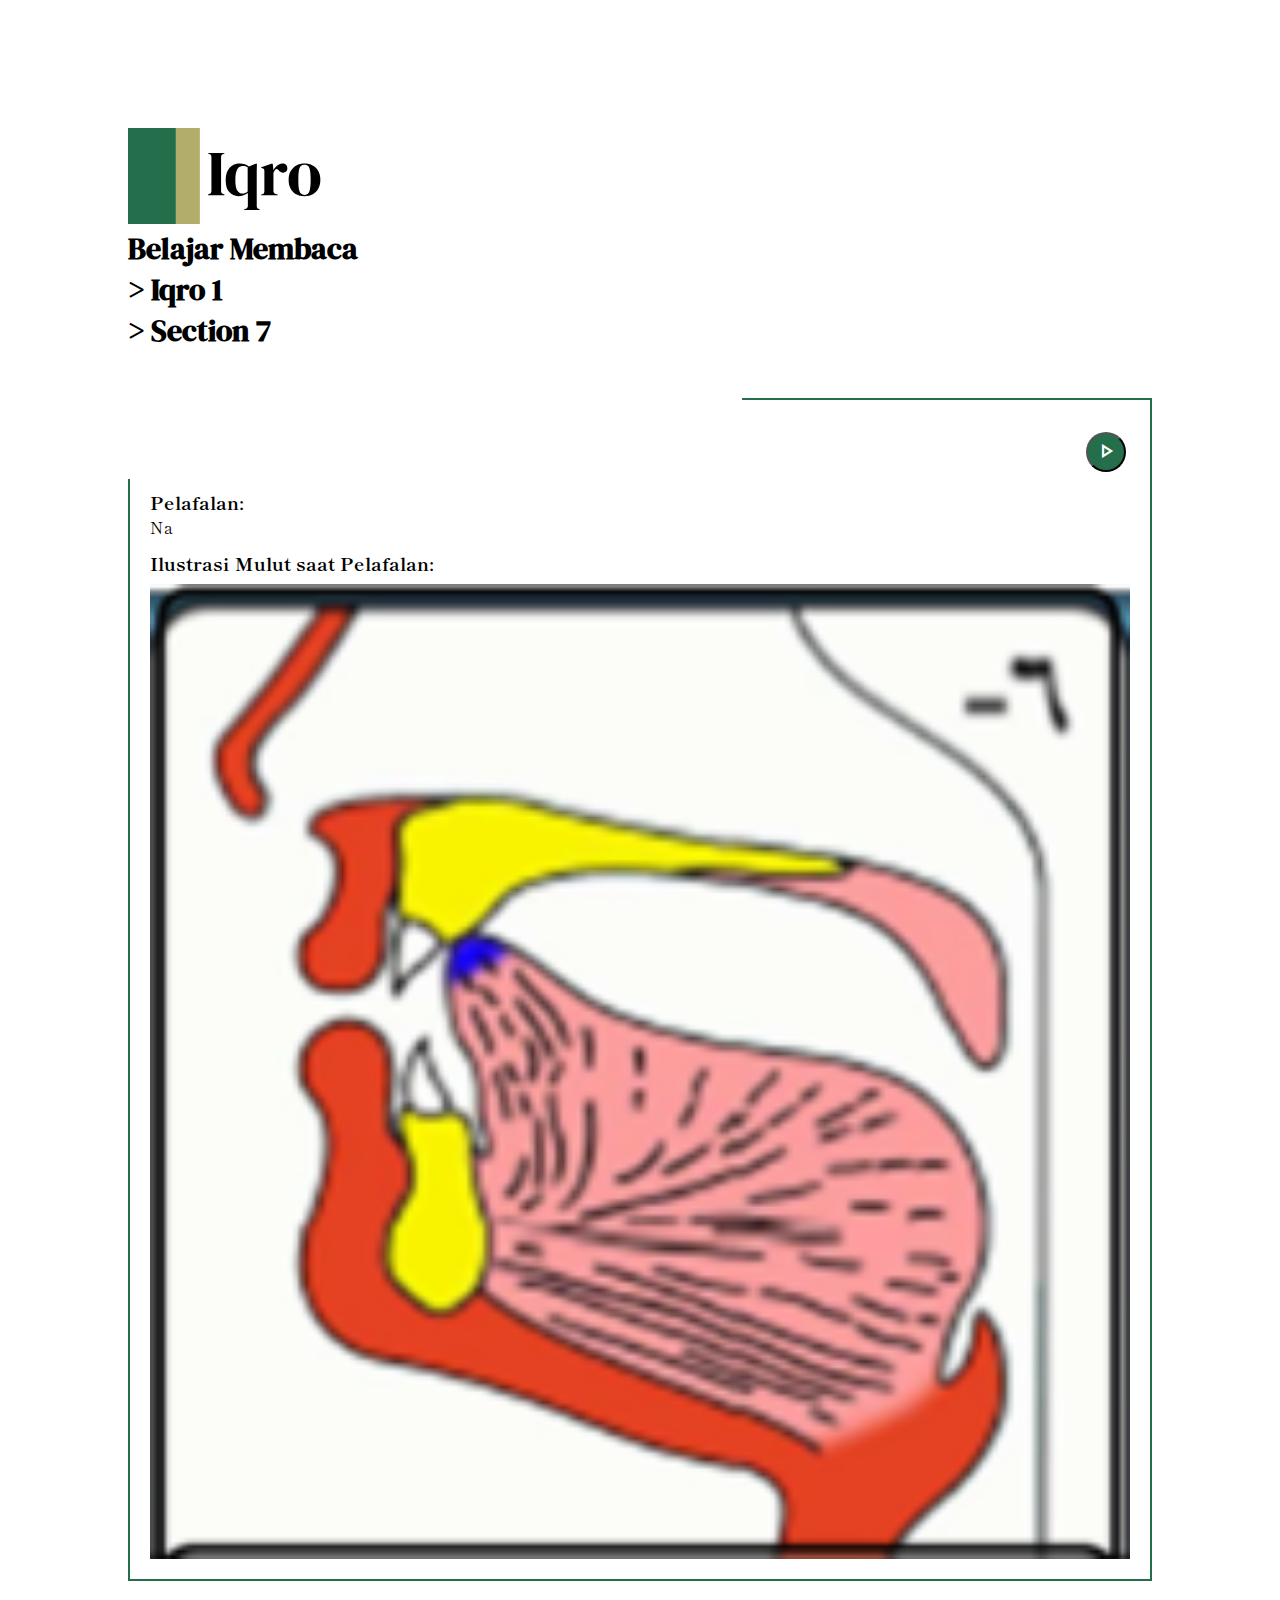
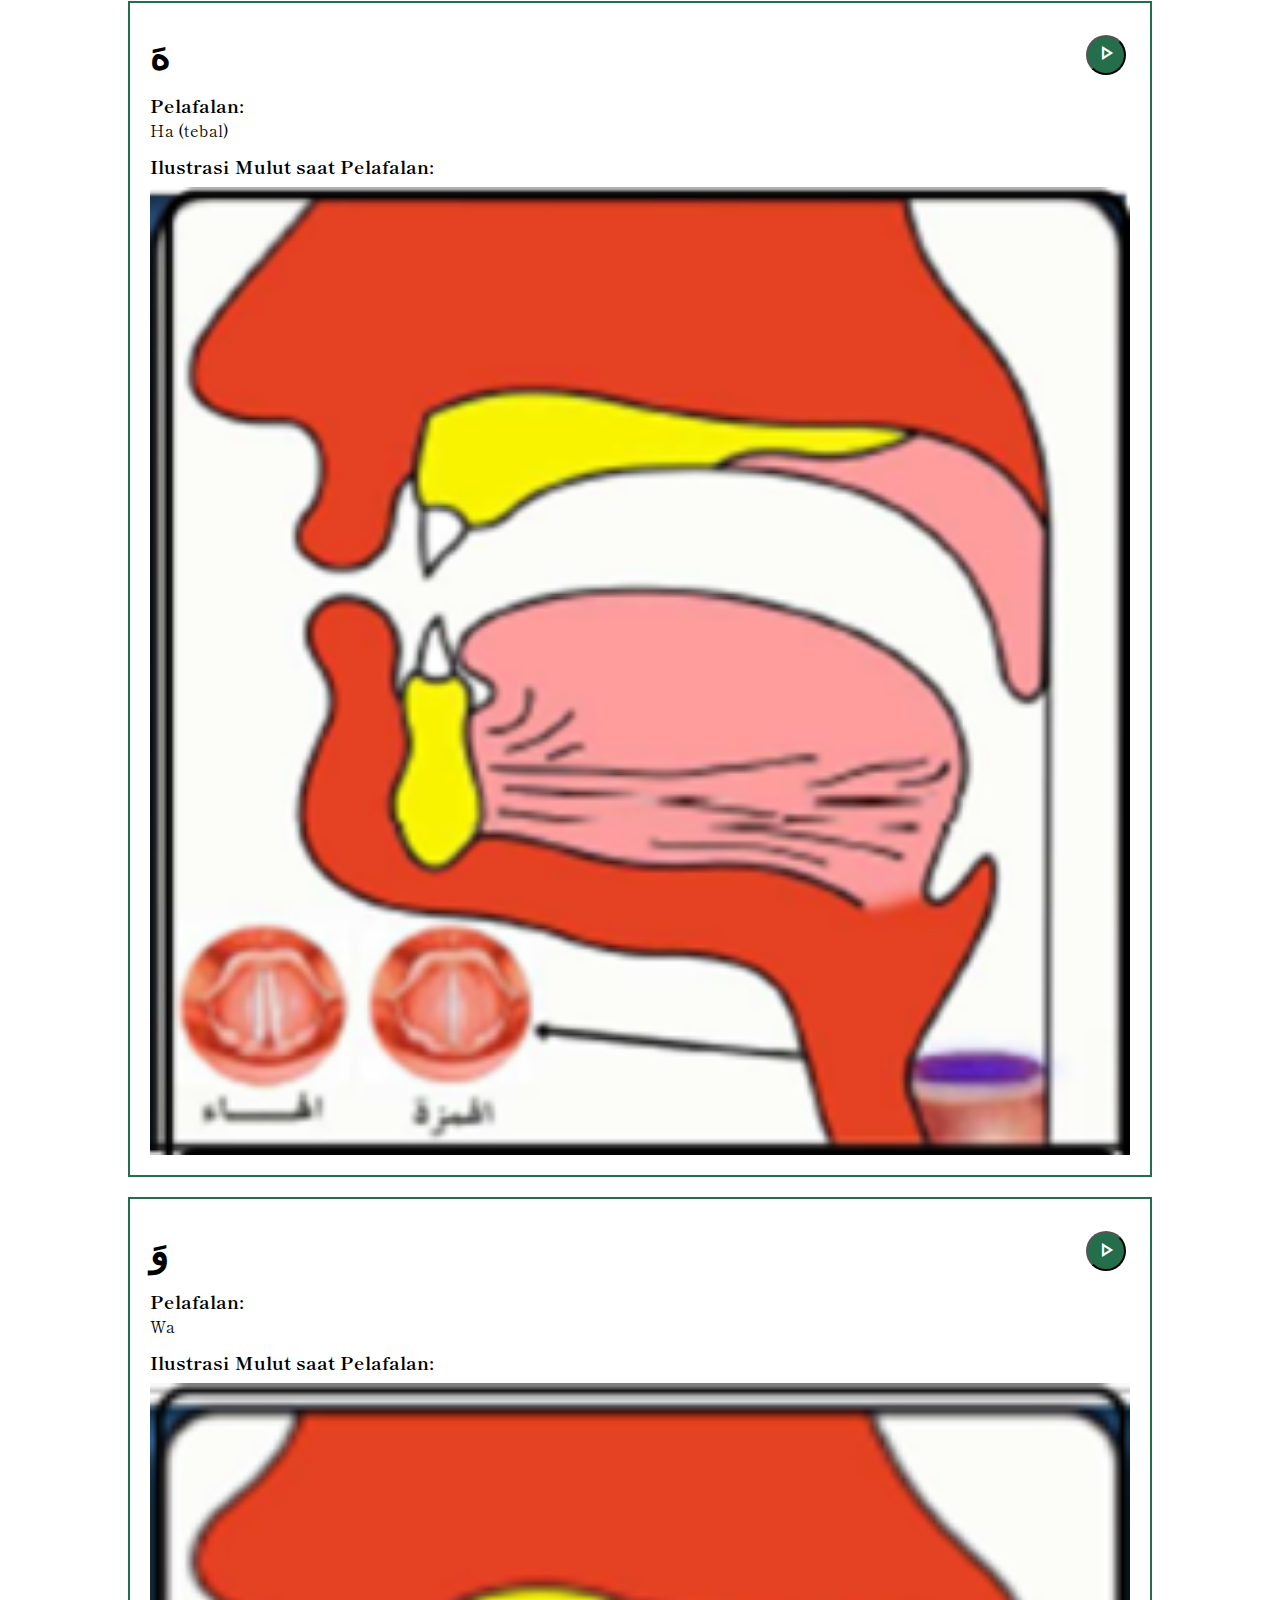
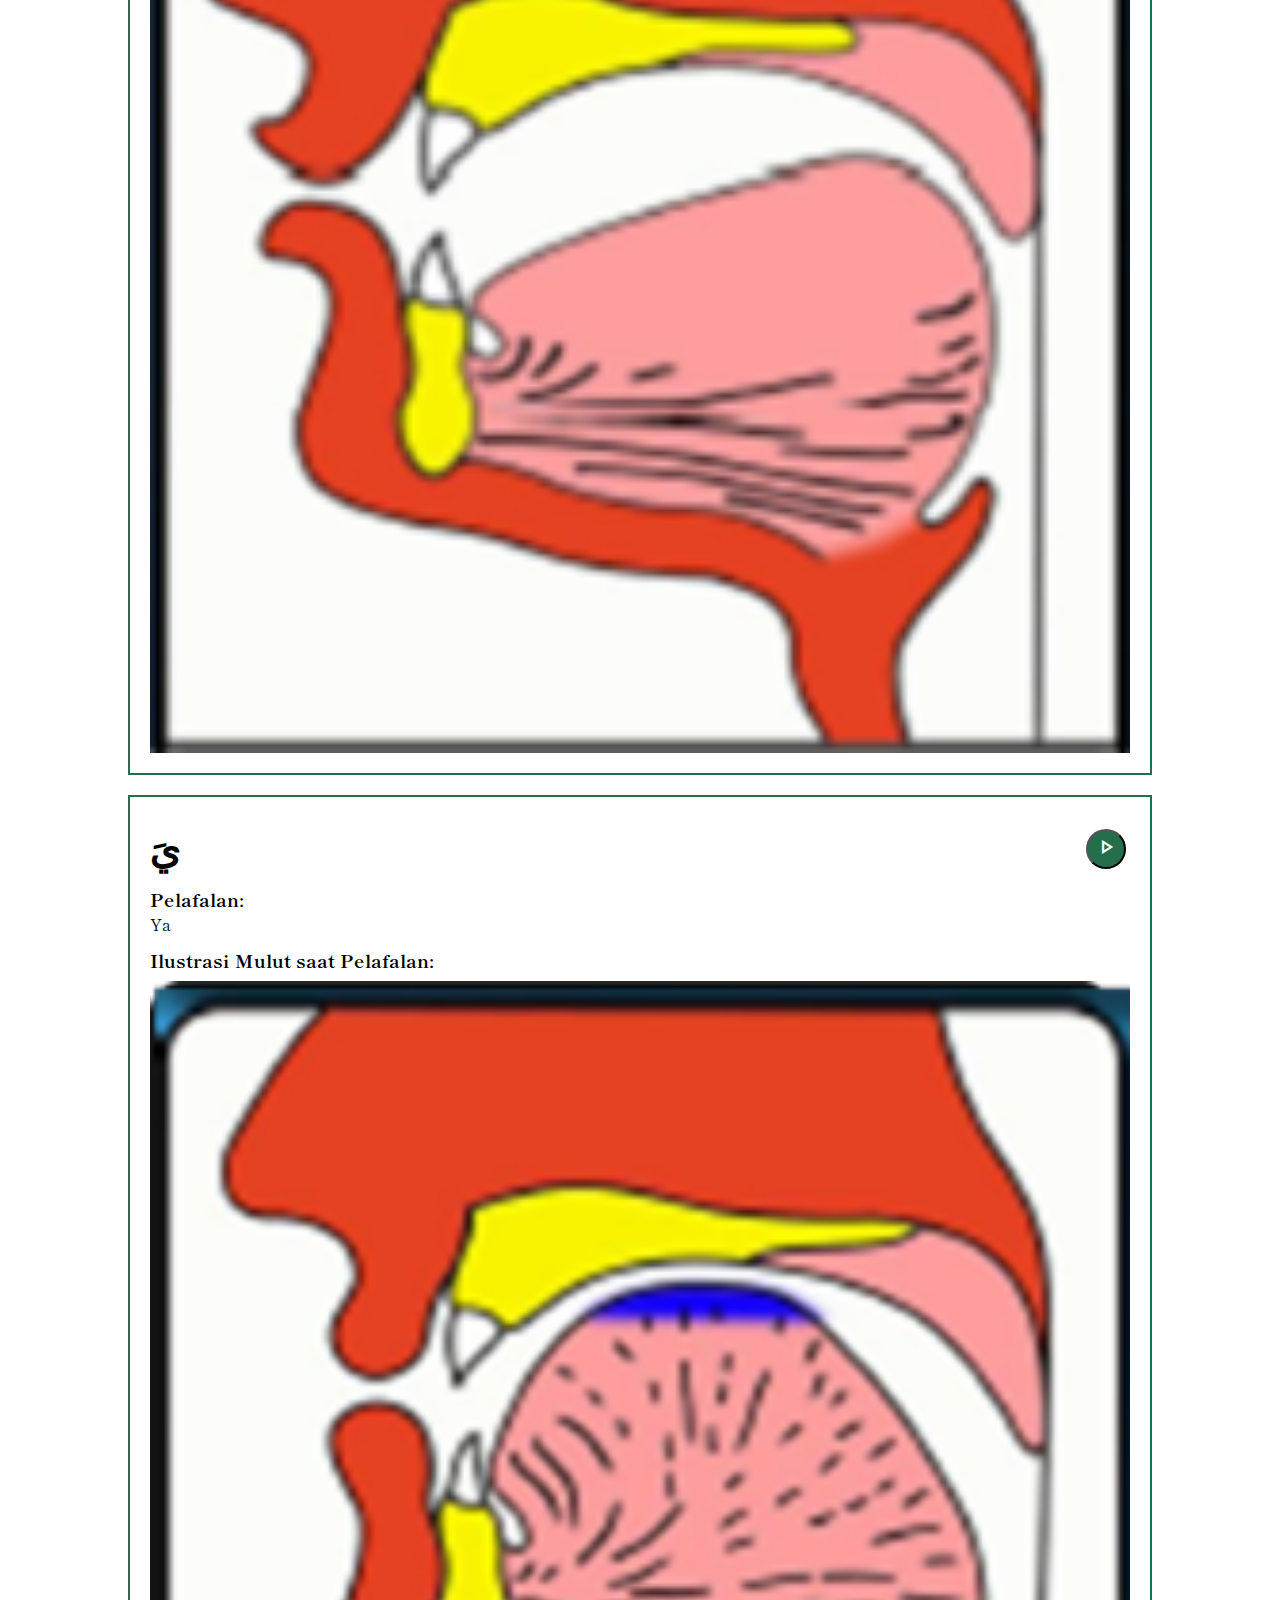
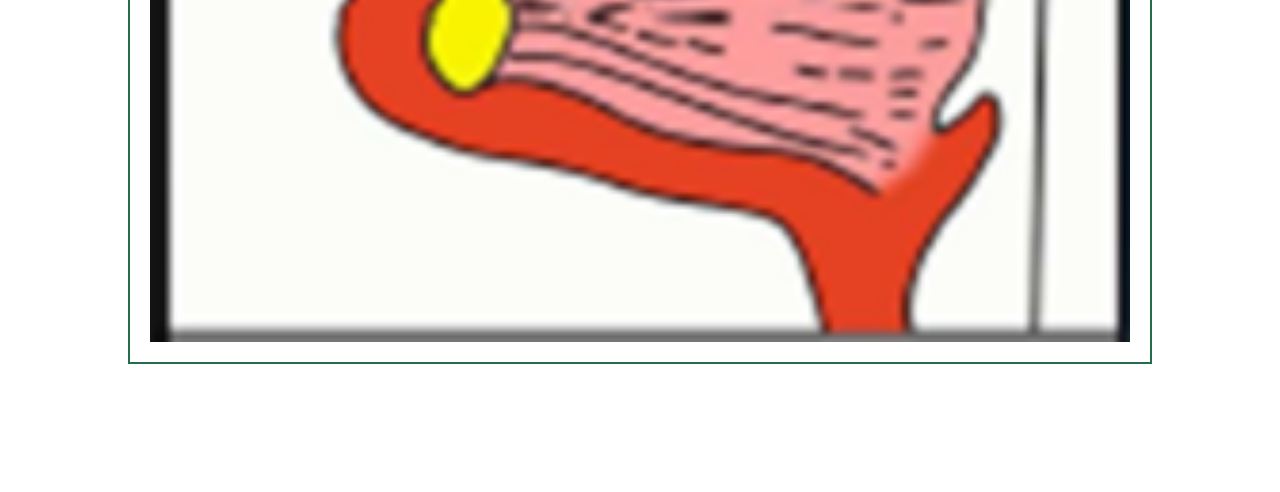
<file: html/iqro1_section7.html>
<!DOCTYPE html>
<html lang="en">

<head>
    <meta charset="UTF-8">
    <meta name="viewport" content="width=device-width, initial-scale=1.0">
    <title>Iqro Berbasis Web</title>

    <!-- CSS -->
    <link rel="stylesheet" href="../styles/style_iqro1_section1.css">

    <!-- Font & Icon -->
    <link rel="preconnect" href="https://fonts.googleapis.com">
    <link rel="preconnect" href="https://fonts.gstatic.com" crossorigin>
    <link href="https://fonts.googleapis.com/css2?family=DM+Serif+Display:ital@0;1&display=swap" rel="stylesheet">
    <link href="https://fonts.googleapis.com/css2?family=Shippori+Mincho:wght@400;500;600;700;800&display=swap"
        rel="stylesheet">
    <link rel="stylesheet"
        href="https://fonts.googleapis.com/css2?family=Material+Symbols+Outlined:opsz,wght,FILL,GRAD@24,100,0,0" />
</head>

<body>
    <div class="top-bar">

        <!-- Navbar -->
        <nav>
            <div class="logo">
                <a href="../index.html">
                    <img src="../assets/logo.svg" alt="website logo">
                </a>
            </div>
        </nav>

        <!-- Breadcrumb -->
        <div class="breadcrumb-container">
            <h1>Belajar Membaca</h1>
            <h1>> Iqro 1</h1>
            <h1>> Section 7</h1>

        </div>
    </div>

    <div class="main-container">
        <!-- Content -->
        <div class="content-container">
            <div class="content">
                <h2>نَ</h2>
                <div class="content-pelafalan">
                    <h3>Pelafalan:</h3>
                    <span>Na</span>
                </div>
                <div class="content-ilustrasi">
                    <h3>Ilustrasi Mulut saat Pelafalan: </h3>
                    <img src="../assets/na (2).png" alt="makhraj-alif">
                </div>
                <button><span class="material-symbols-outlined">
                        play_arrow
                    </span></button>
            </div>
        </div>

        <div class="content-container">
            <div class="content">
                <h2>هَ</h2>
                <div class="content-pelafalan">
                    <h3>Pelafalan:</h3>
                    <span>Ha (tebal)</span>
                </div>
                <div class="content-ilustrasi">
                    <h3>Ilustrasi Mulut saat Pelafalan: </h3>
                    <img src="../assets/alif_hha.png" alt="makhraj-alif">
                </div>
                <button><span class="material-symbols-outlined">
                        play_arrow
                    </span></button>
            </div>
        </div>

        <div class="content-container">
            <div class="content">
                <h2>وَ</h2>
                <div class="content-pelafalan">
                    <h3>Pelafalan:</h3>
                    <span>Wa</span>
                </div>
                <div class="content-ilustrasi">
                    <h3>Ilustrasi Mulut saat Pelafalan: </h3>
                    <img src="../assets/wa.png" alt="makhraj-alif">
                </div>
                <button><span class="material-symbols-outlined">
                        play_arrow
                    </span></button>
            </div>
        </div>

        <div class="content-container">
            <div class="content">
                <h2>يَ</h2>
                <div class="content-pelafalan">
                    <h3>Pelafalan:</h3>
                    <span>Ya</span>
                </div>
                <div class="content-ilustrasi">
                    <h3>Ilustrasi Mulut saat Pelafalan: </h3>
                    <img src="../assets/ya.png" alt="makhraj-alif">
                </div>
                <button><span class="material-symbols-outlined">
                        play_arrow
                    </span></button>
            </div>
        </div>
    </div>

</body>

</html>
</file>
<file: styles/style.css>
* {
    margin: 0;
    padding: 0;
    text-decoration: none;
    box-sizing: border-box;
}

nav {
    display: flex;
}

nav .logo {
    width: 120px;
}

nav .logo a {
    margin: 30px;
    display: inline-block;
    width: 100%;
}

nav .logo a img {
    display: inline-block;
    width: 100%;
}


h1 {
    font-family: 'DM Serif Display', serif;
    font-size: 60px;
    display: block;
    margin: 0 30px;
}

.hero {
    display: flex;
    flex-direction: column;
    justify-content: center;
    align-items: center;
    margin: 50px 30px;
    gap: 20px;
}

.dashboard {
    height: 200px;
    width: 100%;
    display: flex;
    align-items: center;
    justify-content: center;
}

.block {
    position: relative;
    display: flex;
    align-items: center;
    justify-content: center;
    width: 150px;
    height: 150px;
    border-radius: 50%;
}

.box {
    position: relative;
    top: -1%;
    display: flex;
    align-items: center;
    justify-content: center;
    flex-direction: column;
    width: 80%;
    height: 80%;
    border-radius: 50%;
}


.box .number span {
    font-family: 'DM Serif Display', serif;
    color: #1E1E1E;
    font-size: 20px;
}

.box .number .num {
    font-family: 'DM Serif Display', serif;
    font-size: 15px;
    font-weight: bold;
}

.box .number .sub {
    font-family: 'DM Serif Display', serif;
    font-size: 20px;
}

.box .title {
    font-family: 'DM Serif Display', serif;
    font-size: 15px;
    color: #1E1E1E;
    text-align: center;
}

.svg {
    position: absolute;
    width: 100%;
    height: 100%;
    fill: none;
    transform: rotate(-90deg);
}

.circle {
    stroke: #1E1E1E;
    stroke-width: 4px;
    stroke-dasharray: 600;
    stroke-dashoffset: 600;
    animation-duration: 2s;
    animation-timing-function: linear;
    animation-fill-mode: forwards;
    transition: 2s stroke-dashoffset;
}

.menu-list {
    display: flex;
    flex-direction: column;
    justify-content: center;
    align-items: center;
    gap: 20px;
    margin: 0 30px;
}

.menu-item {
    display: flex;
    justify-content: center;
    align-items: center;
    padding: 30px;
    width: 100%;
    background-color: #246E4C;
}

.menu-item span {
    color: white;
    font-family: 'Shippori Mincho', serif;
    font-size: 18px;
}

.menu-item:hover {
    background-color: #B3AD6C;
}

.menu-item:active {
    background-color: #99945C;
}
</file>
<file: styles/style_iqro1.css>
* {
    margin: 0;
    padding: 0;
    text-decoration: none;
    box-sizing: border-box;
}

.top-bar {
    background-color: white;
    min-height: fit-content;
    position: fixed;
    padding: 10%;
    display: flex;
    flex-direction: column;
    justify-content: space-between;
    top: 0;
    z-index: 999;
}


nav {
    display: flex;
}

nav .logo {
    object-fit: contain;
    flex-basis: 40%;
}

nav .logo a {
    display: inline-block;
    width: 100%;
}

nav .logo a img {
    display: inline-block;
    width: 100%;
}

.breadcrumb-container h1 {
    font-family: 'DM Serif Display', serif;
    font-size: 30px;
}

.main-container {
    padding: 10%;
    display: flex;
    flex-direction: column;
    justify-content: start;
    gap: 20px;
    height: 100%;
    margin-top: 30vh;
}

.path-container {}

svg {
    width: 100%;
}

.section {
    background-color: #246E4C;
    height: 10vh;
    margin-bottom: 4px;
}

.section a {
    display: flex;
    justify-content: space-between;
    align-items: center;
    padding: 20px;
    width: 100%;
    height: 100%;
}

.section a span {
    display: inline-block;
    font-size: 20px;
    color: white;
}

.latihan {
    background-color: #246E4C;
    height: 10vh;
    display: flex;
    align-items: center;
}

.latihan a {
    display: flex;
    justify-content: space-between;
    align-items: center;
    padding: 20px;
    width: 100%;
    height: 100%;
}

.latihan a span {
    display: inline-block;
    font-size: 20px;
    color: white;
}

.latihan a span:nth-child(1) {
    font-family: 'Shippori Mincho', serif;
}
</file>
<file: styles/style_iqro1_latihan.css>
* {
    margin: 0;
    padding: 0;
    text-decoration: none;
    box-sizing: border-box;
}

.top-bar {
    background-color: white;
    min-height: fit-content;
    width: 100%;
    position: fixed;
    padding: 10%;
    display: flex;
    flex-direction: column;
    justify-content: space-between;
    top: 0;
    z-index: 999;
}


nav {
    display: flex;
}

nav .logo {
    object-fit: contain;
    max-width: 10%;
}

nav .logo a {
    display: inline-block;
    width: 100%;
}

nav .logo a img {
    display: inline-block;
    width: 100%;
}


.breadcrumb-container h1 {
    font-family: 'DM Serif Display', serif;
    font-size: 30px;
}

.exercise-container {
    padding: 10%;
    margin-top: 30vh;
    display: flex;
    flex-direction: column;
    height: 70vh;
    position: relative;
}

.exercise-container button:active {
    background-color: #246E4C;
    color: white;
}

.exercise-instruction {
    flex-grow: 0.8;
    display: flex;
    justify-content: center;
    align-items: center;
    font-family: 'Shippori Mincho', serif;
    font-size: 16px;
}


.dengarkan-button {
    flex-grow: 2.5;
    border: 2px solid #246E4C;
    background-color: white;
    color: #246E4C;
}

.dengarkan-button:hover {
    background-color: #D9D9D9;
}

.dengarkan-button span {
    font-size: 100px;

}

.choices-container {
    flex-grow: 2;
    display: grid;
    grid-template-areas:
        "a b"
        "c d";
    gap: 10px;
    margin-top: 10px;
}

.choices-container input {
    display: none;
}

.choices-container input:checked+label {
    background-color: #246E4C;
    color: white;
}

.choices-container label:hover {
    background-color: #D9D9D9;
}

.choices-container label {
    display: flex;
    justify-content: center;
    align-items: center;
    width: 100%;
    height: 100%;
    background-color: white;
    font-size: 16px;
    border: 2px solid #246E4C;
}

.evaluate {
    flex-grow: 1;
    margin-top: 10px;
}

.evaluate button {
    width: 100%;
    height: 100%;
    background-color: white;
    border: 2px solid #246E4C;
    font-family: 'Shippori Mincho', serif;
    font-size: 16px;

}

.evaluation {
    width: 80%;
    aspect-ratio: 1/1;
    position: absolute;
    top: 0;
    left: 0;
    display: flex;
    justify-content: center;
    align-items: center;
    background-color: #D9D9D9;
    opacity: 50%;
    border-radius: 50%;
}

.benar span,
.salah span {
    font-size: 160px;
    color: #246E4C;
}
</file>
<file: styles/style_iqro1_section1.css>
* {
    margin: 0;
    padding: 0;
    text-decoration: none;
    box-sizing: border-box;
}

.top-bar {
    background-color: white;
    min-height: fit-content;
    position: fixed;
    padding: 10%;
    display: flex;
    flex-direction: column;
    justify-content: space-between;
    top: 0;
    z-index: 999;
}


nav {
    display: flex;
}

nav .logo {
    object-fit: contain;
    flex-basis: 40%;
}

nav .logo a {
    display: inline-block;
    width: 100%;
}

nav .logo a img {
    display: inline-block;
    width: 100%;
}


.breadcrumb-container h1 {
    font-family: 'DM Serif Display', serif;
    font-size: 30px;
}

.main-container {
    padding: 10%;
    display: flex;
    flex-direction: column;
    justify-content: start;
    gap: 20px;
    height: 100%;
    margin-top: 30vh;
    font-family: 'Shippori Mincho', serif;
}

.content-container {
    border: 2px solid #246E4C;
    padding: 20px;
    display: flex;
    flex-direction: column;
    position: relative;
}

.content-container h2 {
    font-size: 40px;
    margin-bottom: 10px;
}

.content-pelafalan,
.content-ilustrasi {
    font-size: 16px;
}

.content-pelafalan {
    margin-bottom: 10px;
}

.content-ilustrasi h3 {
    margin-bottom: 8px;
}


.content-ilustrasi img {
    display: block;
    width: 100%;
    height: 100%;
}

.content-ilustrasi img:nth-of-type(2) {
    margin-top: 8px;
}

button {
    border-radius: 50%;
    width: 40px;
    height: 40px;
    background-color: #246E4C;
    color: white;
    position: absolute;
    top: 32px;
    right: 24px;
}
</file>
